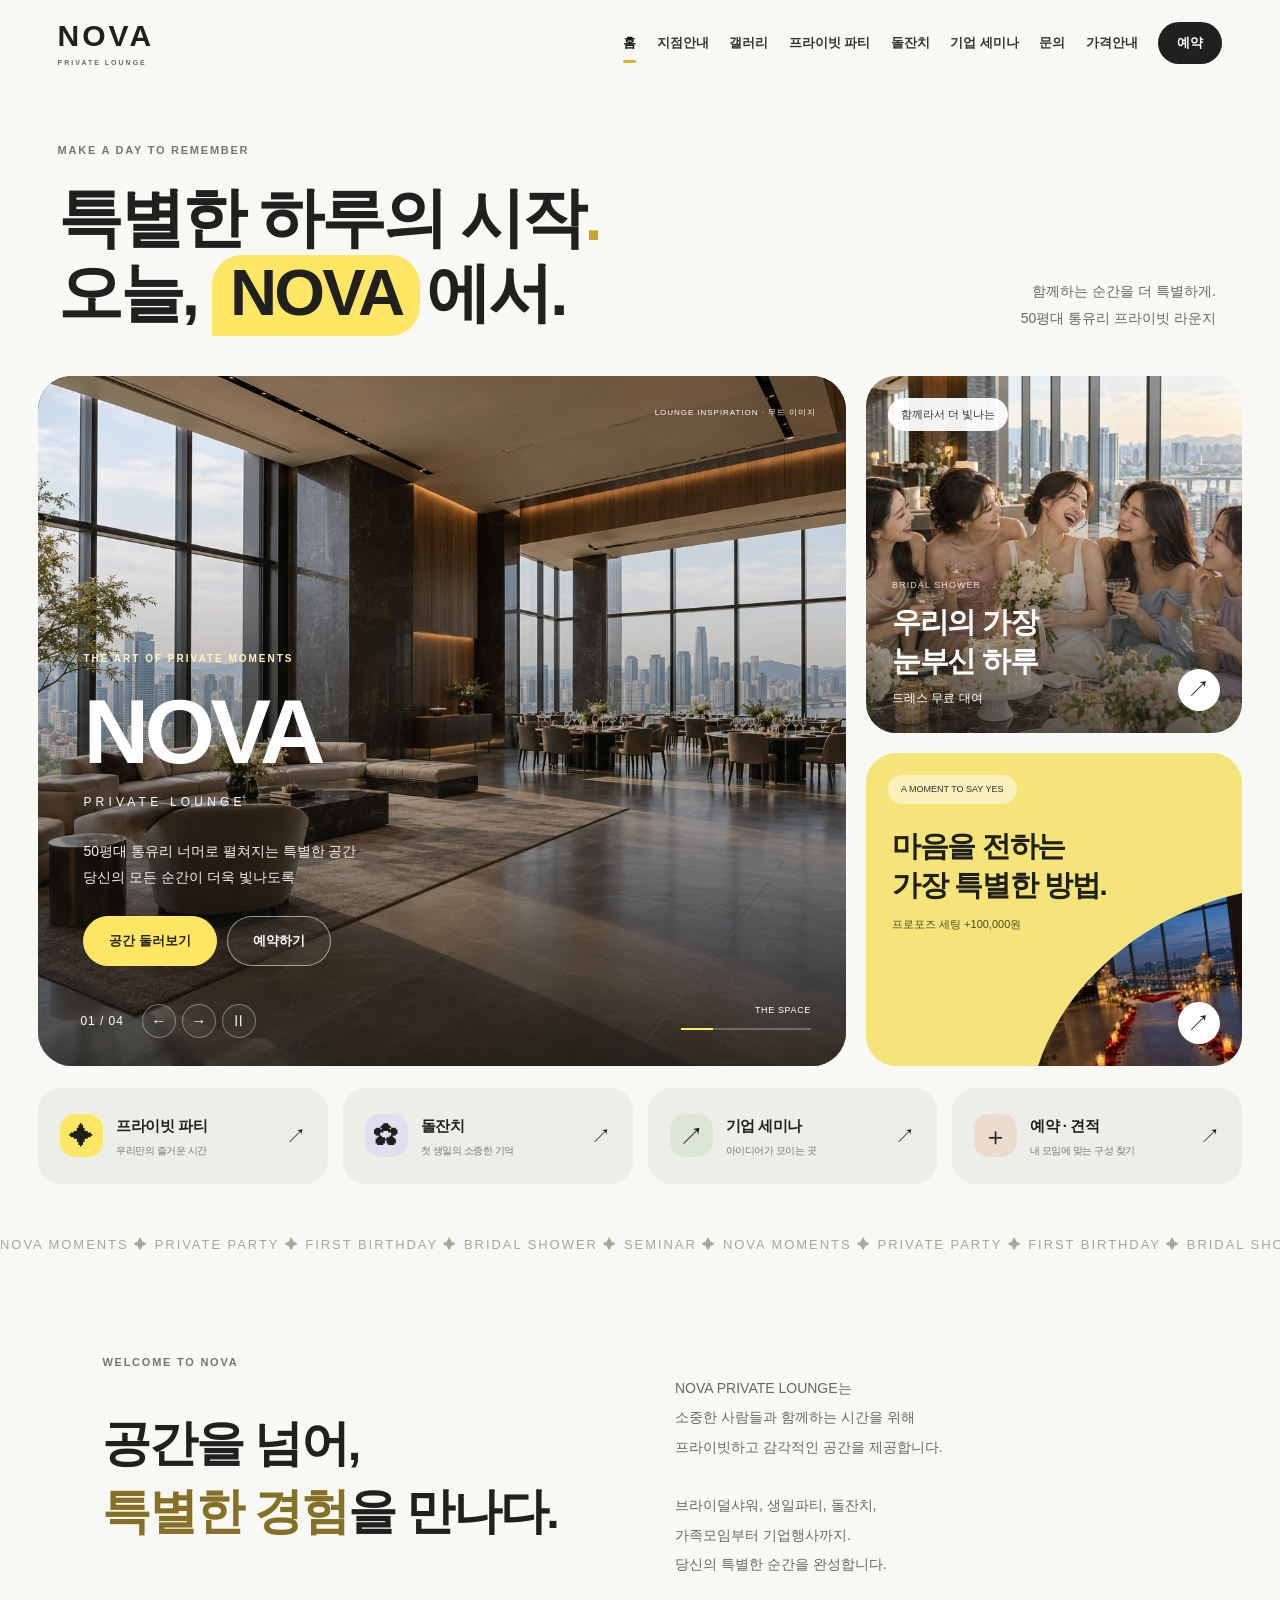
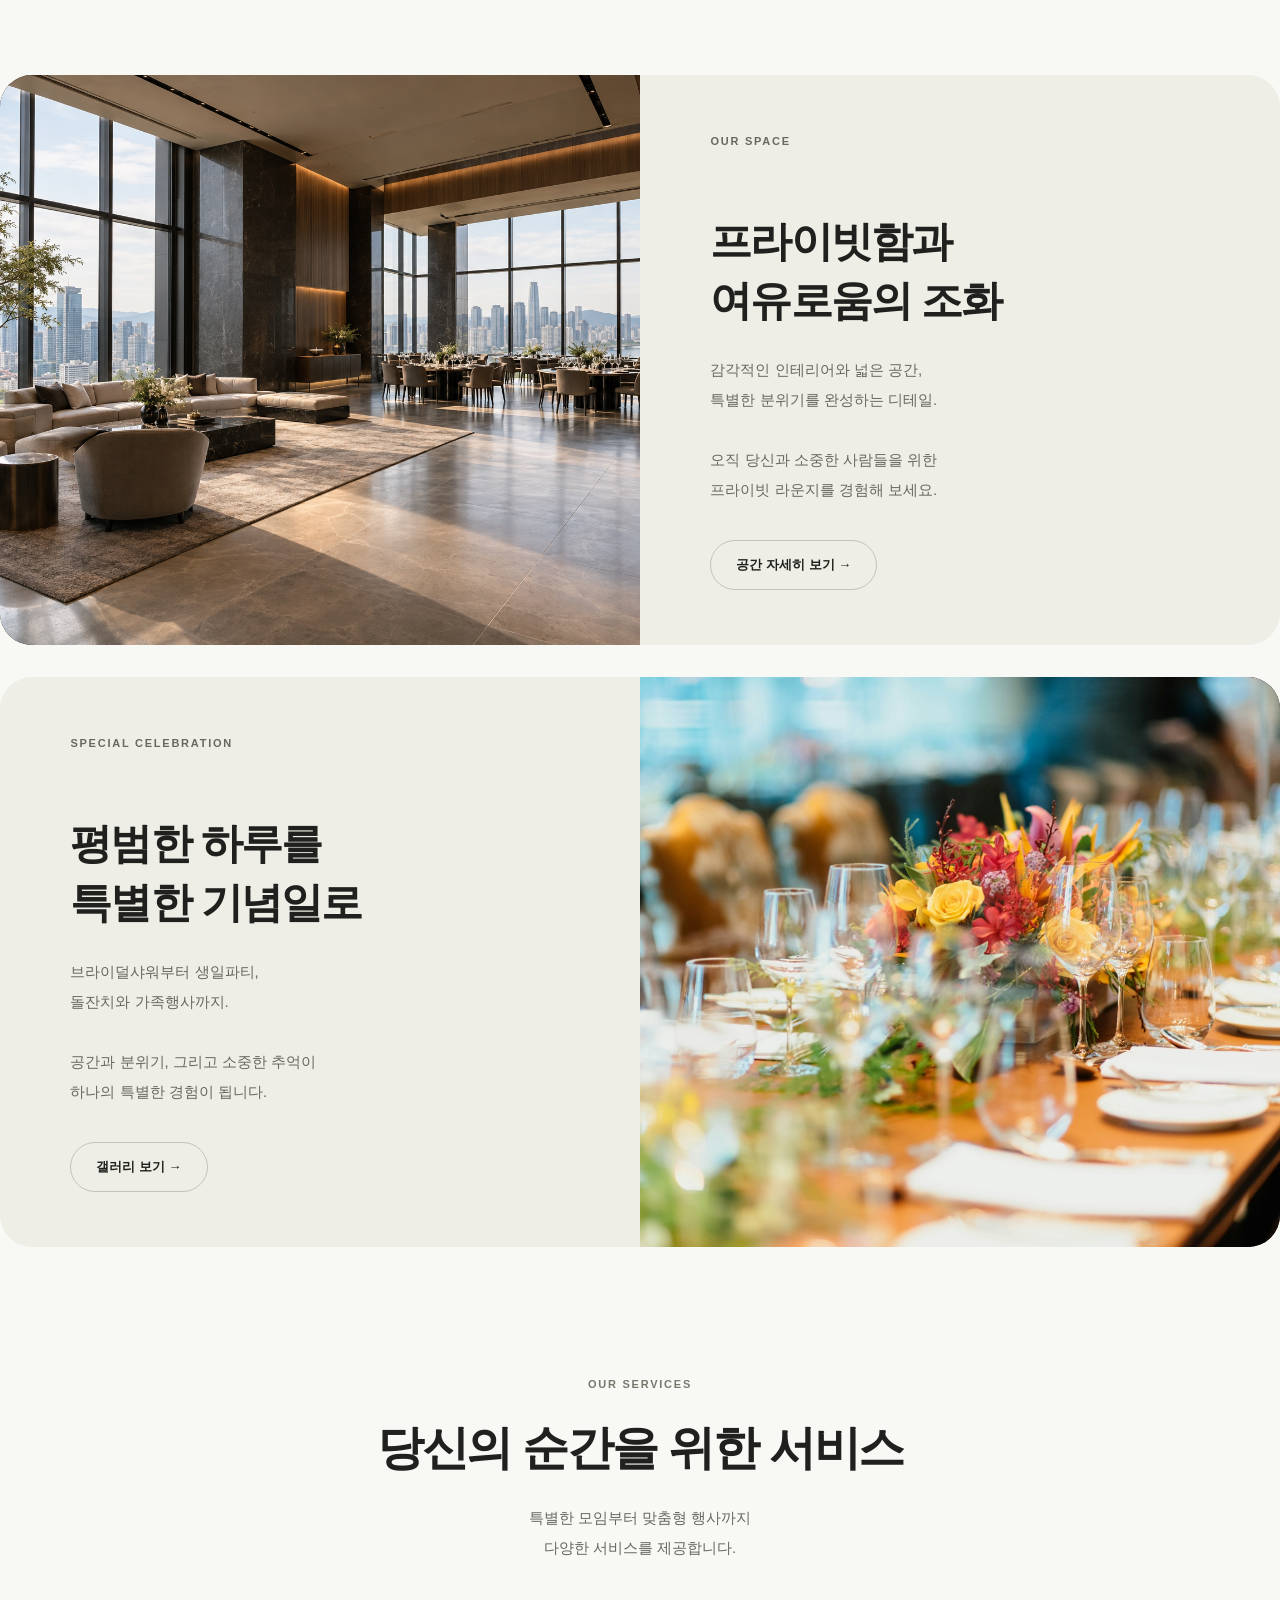
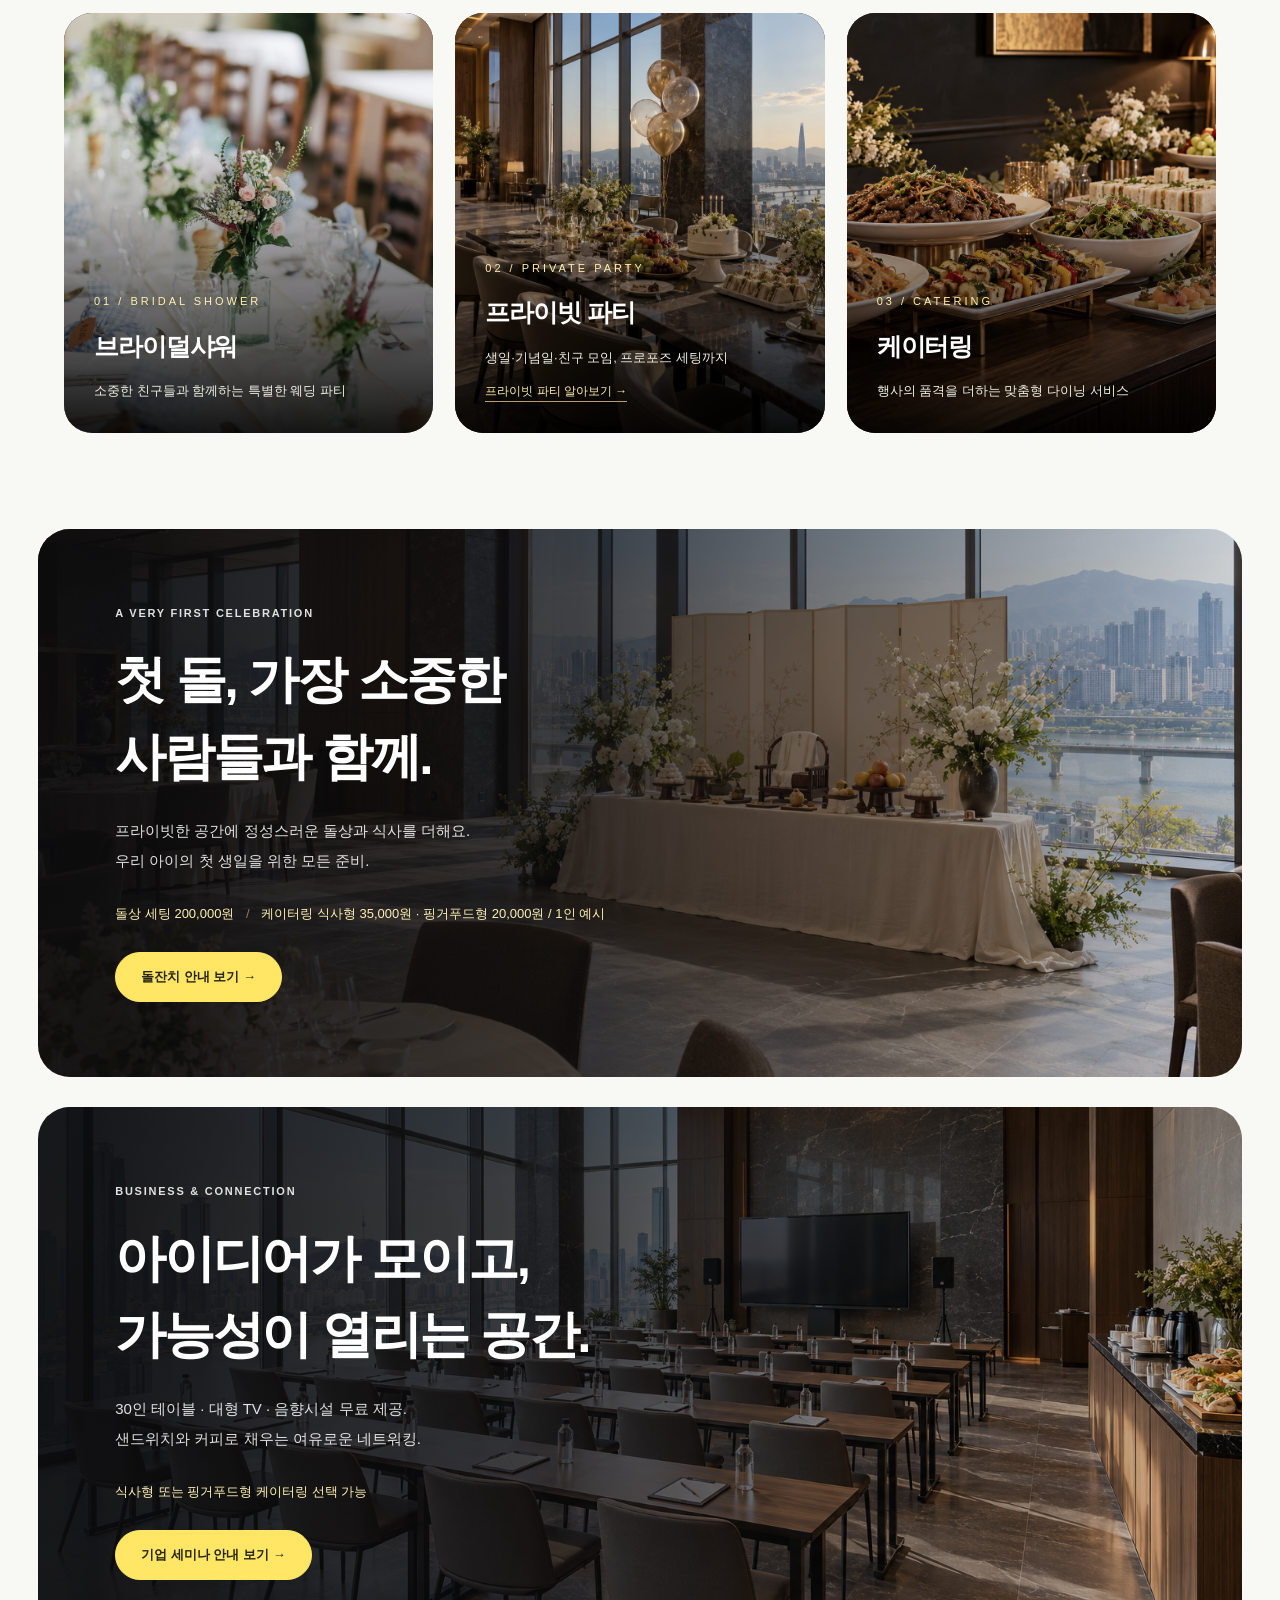
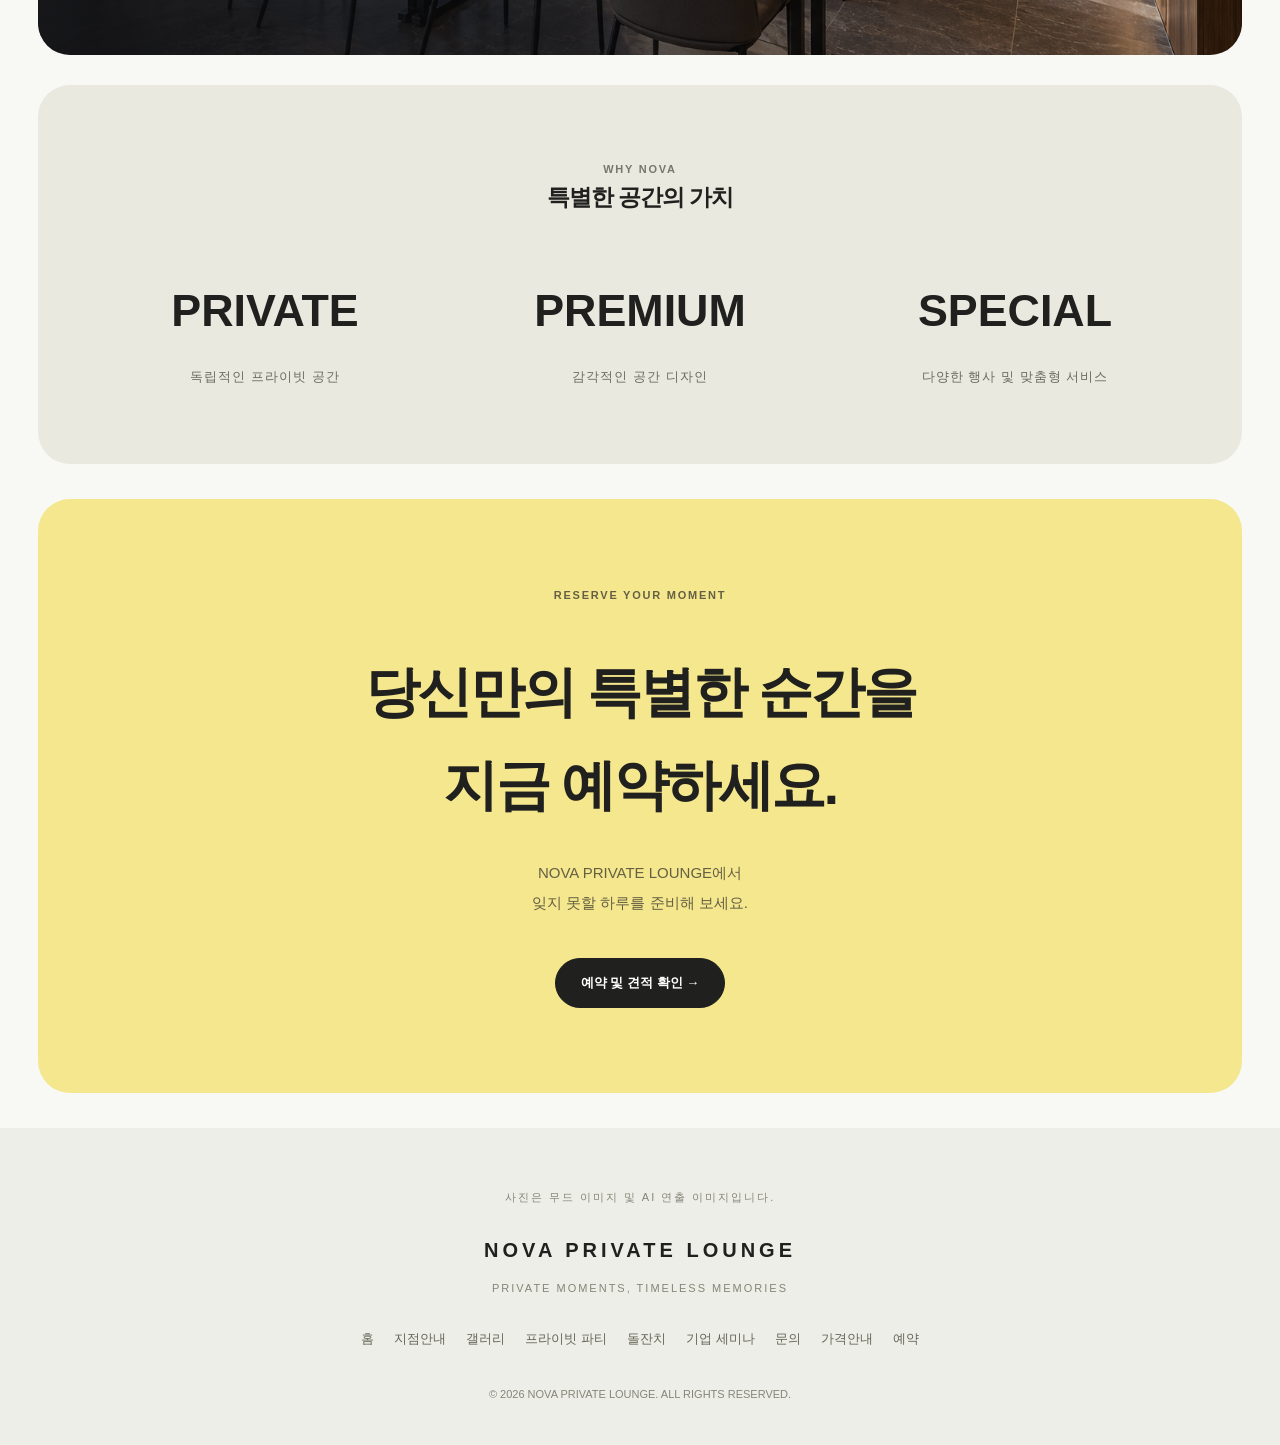
<file: index.html>
<!doctype html>
<html lang="ko">
  <head>
    <meta charset="UTF-8" />
    <meta name="viewport" content="width=device-width, initial-scale=1.0" />

    <meta
      name="description"
      content="대구 프라이빗 파티룸 NOVA PRIVATE LOUNGE. 브라이덜샤워, 생일파티, 돌잔치, 가족모임, 케이터링, 프라이빗 행사 공간."
    />

    <meta
      name="keywords"
      content="대구 파티룸, 노바 프라이빗 라운지, 대구 브라이덜샤워, 대구 돌잔치, 대구 공간대여, 대구 케이터링"
    />

    <title>NOVA PRIVATE LOUNGE | 프라이빗 파티 & 라운지</title>

    <link rel="stylesheet" href="style.css" />

    <style>
      /* 메인 페이지 전용 스타일 */

      .nova-hero {
        position: relative;
        height: 100svh;
        min-height: 620px;
        display: flex;
        align-items: center;
        justify-content: center;
        overflow: hidden;
        background: #090909;
        text-align: center;
      }

      .nova-hero .hero-media {
        position: absolute;
        inset: 0;
        width: 100%;
        height: 100%;
        object-fit: cover;
      }

      .nova-hero::after {
        content: "";
        position: absolute;
        inset: 0;
        background: linear-gradient(
          180deg,
          rgba(0, 0, 0, 0.45),
          rgba(0, 0, 0, 0.25) 40%,
          rgba(0, 0, 0, 0.85)
        );
      }

      .hero-content {
        position: relative;
        z-index: 2;
        padding: 25px;
        animation: heroFade 1.5s ease both;
      }

      .hero-content .eyebrow {
        color: #d6b47d;
        letter-spacing: 6px;
        font-size: 13px;
        margin-bottom: 25px;
      }

      .hero-content h1 {
        color: white;
        font-size: clamp(48px, 8vw, 115px);
        letter-spacing: 8px;
        font-weight: 400;
        margin: 0;
        line-height: 1.15;
      }

      .hero-subtitle {
        color: #e0d5c5;
        letter-spacing: 7px;
        font-size: clamp(12px, 1.4vw, 18px);
        margin-top: 18px;
      }

      .hero-description {
        color: #d1cbc3;
        line-height: 2;
        margin: 40px 0;
        font-size: 15px;
      }

      .hero-actions {
        display: flex;
        justify-content: center;
        flex-wrap: wrap;
        gap: 15px;
      }

      .scroll-indicator {
        position: absolute;
        bottom: 40px;
        left: 50%;
        transform: translateX(-50%);
        z-index: 3;
        color: #ddd;
        font-size: 11px;
        letter-spacing: 3px;
        animation: scrollMove 2s infinite;
      }

      @keyframes heroFade {
        from {
          opacity: 0;
          transform: translateY(40px);
        }
        to {
          opacity: 1;
          transform: translateY(0);
        }
      }

      @keyframes scrollMove {
        0%,
        100% {
          opacity: 0.5;
          transform: translate(-50%, 0);
        }
        50% {
          opacity: 1;
          transform: translate(-50%, 12px);
        }
      }

      .intro-section {
        padding: 150px 24px;
        text-align: center;
        background: #0d0d0f;
      }

      .intro-section h2 {
        font-size: clamp(30px, 4.5vw, 58px);
        font-weight: 400;
        line-height: 1.5;
        margin: 25px 0;
      }

      .intro-section h2 em {
        color: #c9a66b;
        font-style: normal;
      }

      .intro-section p {
        color: #aaa5a0;
        line-height: 2.1;
        font-size: 15px;
      }

      .feature-split {
        display: grid;
        grid-template-columns: 1fr 1fr;
        min-height: 650px;
        background: #151416;
      }

      .feature-image {
        position: relative;
        min-height: 520px;
        overflow: hidden;
        background: #222;
      }

      .feature-image img {
        width: 100%;
        height: 100%;
        position: absolute;
        inset: 0;
        object-fit: cover;
        transition: transform 1.2s ease;
      }

      .feature-split:hover .feature-image img {
        transform: scale(1.04);
      }

      .feature-content {
        display: flex;
        flex-direction: column;
        align-items: flex-start;
        justify-content: center;
        padding: 90px 12%;
      }

      .feature-content h2 {
        font-size: clamp(32px, 4vw, 55px);
        font-weight: 400;
        line-height: 1.4;
        margin: 25px 0;
      }

      .feature-content p {
        color: #b7b1a9;
        line-height: 2;
        margin-bottom: 35px;
      }

      .feature-split.reverse .feature-image {
        order: 2;
      }

      .feature-split.reverse .feature-content {
        order: 1;
      }

      .service-grid {
        max-width: 1300px;
        margin: 65px auto 0;
        display: grid;
        grid-template-columns: repeat(3, 1fr);
        gap: 24px;
      }

      .service-card {
        position: relative;
        height: 440px;
        overflow: hidden;
        background: #1b1b1d;
      }

      .service-card img {
        width: 100%;
        height: 100%;
        object-fit: cover;
        transition: transform 0.8s ease;
      }

      .service-card:hover img {
        transform: scale(1.08);
      }

      .service-card::after {
        content: "";
        position: absolute;
        inset: 0;
        background: linear-gradient(transparent 30%, rgba(0, 0, 0, 0.9));
      }

      .service-card-content {
        position: absolute;
        bottom: 0;
        left: 0;
        width: 100%;
        padding: 30px;
        z-index: 2;
      }

      .service-card-content span {
        color: #d6b47d;
        font-size: 11px;
        letter-spacing: 3px;
      }

      .service-card-content h3 {
        font-size: 25px;
        font-weight: 500;
        margin: 12px 0;
      }

      .service-card-content p {
        color: #d0c9c0;
        font-size: 13px;
        line-height: 1.8;
      }

      .stats-section {
        padding: 110px 25px;
        background: #171513;
        text-align: center;
      }

      .stats-grid {
        max-width: 1100px;
        margin: 55px auto 0;
        display: grid;
        grid-template-columns: repeat(3, 1fr);
        gap: 30px;
      }

      .stat-item strong {
        display: block;
        color: #d2af76;
        font-size: clamp(30px, 4vw, 55px);
        font-weight: 400;
        margin-bottom: 15px;
      }

      .stat-item span {
        color: #bbb5ae;
        font-size: 13px;
        letter-spacing: 1px;
      }

      .main-cta {
        position: relative;
        padding: 145px 25px;
        text-align: center;
        background:
          linear-gradient(rgba(0, 0, 0, 0.78), rgba(0, 0, 0, 0.86)),
          url("assets/dining.jpg") center/cover;
      }

      .main-cta h2 {
        font-size: clamp(34px, 5vw, 65px);
        font-weight: 400;
        margin: 25px 0;
      }

      .main-cta p {
        color: #bdb5aa;
        margin-bottom: 40px;
        line-height: 2;
      }

      @media (max-width: 900px) {
        .feature-split {
          grid-template-columns: 1fr;
        }

        .feature-image {
          min-height: 420px;
        }

        .feature-split.reverse .feature-image,
        .feature-split.reverse .feature-content {
          order: initial;
        }

        .feature-content {
          padding: 65px 8%;
        }

        .service-grid {
          grid-template-columns: repeat(2, 1fr);
        }
      }

      @media (max-width: 600px) {
        .nova-hero {
          min-height: 650px;
        }

        .hero-content h1 {
          letter-spacing: 3px;
        }

        .hero-subtitle {
          letter-spacing: 4px;
        }

        .intro-section {
          padding: 95px 20px;
        }

        .service-grid {
          grid-template-columns: 1fr;
        }

        .service-card {
          height: 370px;
        }

        .stats-grid {
          grid-template-columns: 1fr;
          gap: 45px;
        }

        .main-cta {
          padding: 100px 20px;
        }
      }
    </style>
      <link rel="stylesheet" href="experience.css" />
  </head>

  <body class="nova-refresh home">
    <!-- 상단 메뉴 -->
    <a class="skip-link" href="#main-content">본문 바로가기</a>
    <header class="header">
      <a href="index.html" class="logo">
        NOVA
        <span>PRIVATE LOUNGE</span>
      </a>

      <button class="menu-toggle" aria-label="메뉴 열기">☰</button>

      <nav class="nav">
        <a href="index.html" class="active">홈</a>
        <a href="locations.html">지점안내</a>
        <a href="gallery.html">갤러리</a>
        <a href="party.html">프라이빗 파티</a>
        <a href="doljanchi.html">돌잔치</a>
        <a href="seminar.html">기업 세미나</a>
        <a href="contact.html">문의</a>
        <a href="pricing.html">가격안내</a>
        <a href="booking.html">예약</a>
      </nav>
    </header>

    <main id="main-content">
      <section class="home-heading"><p class="eyebrow">MAKE A DAY TO REMEMBER</p><h2>특별한 하루의 시작<span class="heading-dot">.</span><br />오늘, <span class="heading-brand">NOVA</span>에서.</h2><p class="home-heading-note">함께하는 순간을 더 특별하게.<br />50평대 통유리 프라이빗 라운지</p></section>
      <div class="home-stage">
      <!-- 시네마틱 무드 이미지 -->
      <section class="nova-hero">
        <img class="hero-media is-active" data-scene="0" src="assets/glass-room.png" alt="따뜻한 골드 조명과 우드 소재가 어우러진 라운지 무드 이미지" width="1800" height="1200" fetchpriority="high" />
        <img class="hero-media" data-scene="1" src="assets/glass-party.png" alt="통유리 라운지에서 즐기는 프라이빗 파티" width="1536" height="1024" />
        <img class="hero-media" data-scene="2" src="assets/glass-proposal.png" alt="장미꽃잎과 촛불로 이어지는 프로포즈 장면" width="1536" height="1024" />
        <img class="hero-media" data-scene="3" src="assets/glass-seminar.png" alt="넓은 통유리 공간에서 함께하는 기업 세미나" width="1536" height="1024" />
        <span class="hero-media-caption">LOUNGE INSPIRATION · 무드 이미지</span>

        <div class="hero-content">
          <p class="eyebrow">THE ART OF PRIVATE MOMENTS</p>

          <h1>NOVA</h1>

          <p class="hero-subtitle">PRIVATE LOUNGE</p>

          <p class="hero-description">
            50평대 통유리 너머로 펼쳐지는 특별한 공간<br />
            당신의 모든 순간이 더욱 빛나도록
          </p>

          <div class="hero-actions">
            <a href="locations.html" class="btn btn-gold"> 공간 둘러보기 </a>

            <a href="booking.html" class="btn btn-outline"> 예약하기 </a>
          </div>
        </div>

        <div class="scene-controls" role="group" aria-label="공간 장면 탐색"><span id="sceneCount" aria-live="off">01 / 04</span><button type="button" id="scenePrev" aria-label="이전 장면">←</button><button type="button" id="sceneNext" aria-label="다음 장면">→</button><button type="button" id="scenePause" aria-label="장면 자동 전환 일시정지" aria-pressed="false">Ⅱ</button></div>
        <div class="scene-label"><span id="sceneName">THE SPACE</span><span class="scene-track"><i></i></span></div>
        <div class="scroll-indicator">SCROLL TO EXPLORE ↓</div>
      </section>

        <aside class="stage-side" aria-label="특별한 모임 추천">
          <a href="party.html#bridal-guide" class="story-card bridal-story"><img src="assets/glass-bridal-shower.png" alt="드레스를 입은 다섯 친구의 브라이덜샤워" /><span class="story-tag">함께라서 더 빛나는</span><div><span>BRIDAL SHOWER</span><h3>우리의 가장<br />눈부신 하루</h3><p>드레스 무료 대여</p></div><b aria-hidden="true">↗</b></a>
          <a href="party.html#proposal-guide" class="story-card proposal-story"><span class="story-tag">A MOMENT TO SAY YES</span><h3>마음을 전하는<br />가장 특별한 방법.</h3><p>프로포즈 세팅 +100,000원</p><img src="assets/glass-proposal.png" alt="장미꽃잎과 촛불의 프로포즈 세팅" loading="lazy" /><b aria-hidden="true">↗</b></a>
        </aside>
      </div>
      <nav class="occasion-shortcuts" aria-label="행사 바로가기"><a href="party.html"><span class="shortcut-mark">✦</span><span>프라이빗 파티<small>우리만의 즐거운 시간</small></span><b aria-hidden="true">↗</b></a><a href="doljanchi.html"><span class="shortcut-mark">✿</span><span>돌잔치<small>첫 생일의 소중한 기억</small></span><b aria-hidden="true">↗</b></a><a href="seminar.html"><span class="shortcut-mark">↗</span><span>기업 세미나<small>아이디어가 모이는 곳</small></span><b aria-hidden="true">↗</b></a><a href="booking.html"><span class="shortcut-mark">＋</span><span>예약 · 견적<small>내 모임에 맞는 구성 찾기</small></span><b aria-hidden="true">↗</b></a></nav>
      <div class="moment-ribbon" aria-hidden="true"><div>NOVA MOMENTS ✦ PRIVATE PARTY ✦ FIRST BIRTHDAY ✦ BRIDAL SHOWER ✦ SEMINAR ✦ NOVA MOMENTS ✦ PRIVATE PARTY ✦ FIRST BIRTHDAY ✦ BRIDAL SHOWER ✦ SEMINAR ✦</div></div>
      <!-- 브랜드 소개 -->
      <section class="intro-section">
        <div class="reveal">
          <p class="eyebrow">WELCOME TO NOVA</p>

          <h2>
            공간을 넘어,<br />
            <em>특별한 경험</em>을 만나다.
          </h2>

          <p>
            NOVA PRIVATE LOUNGE는<br />
            소중한 사람들과 함께하는 시간을 위해<br />
            프라이빗하고 감각적인 공간을 제공합니다.<br /><br />

            브라이덜샤워, 생일파티, 돌잔치,<br />
            가족모임부터 기업행사까지.<br />
            당신의 특별한 순간을 완성합니다.
          </p>
        </div>
      </section>

      <!-- 공간 소개 -->
      <section class="feature-split">
        <div class="feature-image">
          <img
            src="assets/glass-room.png"
            alt="라운지 공간 스타일 무드 이미지"
            loading="lazy"
          />
        </div>

        <div class="feature-content reveal">
          <p class="eyebrow">OUR SPACE</p>

          <h2>
            프라이빗함과<br />
            여유로움의 조화
          </h2>

          <p>
            감각적인 인테리어와 넓은 공간,<br />
            특별한 분위기를 완성하는 디테일.<br /><br />

            오직 당신과 소중한 사람들을 위한<br />
            프라이빗 라운지를 경험해 보세요.
          </p>

          <a href="locations.html" class="btn btn-outline">
            공간 자세히 보기 →
          </a>
        </div>
      </section>

      <!-- 행사 소개 -->
      <section class="feature-split reverse">
        <div class="feature-image">
          <img
            src="assets/celebration.jpg"
            alt="라운지 공간 스타일 무드 이미지"
            loading="lazy"
          />
        </div>

        <div class="feature-content reveal">
          <p class="eyebrow">SPECIAL CELEBRATION</p>

          <h2>
            평범한 하루를<br />
            특별한 기념일로
          </h2>

          <p>
            브라이덜샤워부터 생일파티,<br />
            돌잔치와 가족행사까지.<br /><br />

            공간과 분위기, 그리고 소중한 추억이<br />
            하나의 특별한 경험이 됩니다.
          </p>

          <a href="gallery.html" class="btn btn-outline"> 갤러리 보기 → </a>
        </div>
      </section>

      <!-- 서비스 -->
      <section class="section">
        <div class="section-heading reveal">
          <p class="eyebrow">OUR SERVICES</p>

          <h2>당신의 순간을 위한 서비스</h2>

          <p>
            특별한 모임부터 맞춤형 행사까지<br />
            다양한 서비스를 제공합니다.
          </p>
        </div>

        <div class="service-grid">
          <article class="service-card reveal">
            <img
              src="assets/floral-table.jpg"
              alt="브라이덜샤워"
              loading="lazy"
            />

            <div class="service-card-content">
              <span>01 / BRIDAL SHOWER</span>
              <h3>브라이덜샤워</h3>
              <p>소중한 친구들과 함께하는 특별한 웨딩 파티</p>
            </div>
          </article>

          <article class="service-card reveal">
            <img
              src="assets/glass-party.png"
              alt="케이크와 샴페인으로 꾸민 프라이빗 파티 AI 연출 이미지"
              loading="lazy"
            />

            <div class="service-card-content">
              <span>02 / PRIVATE PARTY</span>
              <h3>프라이빗 파티</h3>
              <p>생일·기념일·친구 모임, 프로포즈 세팅까지</p><a class="service-card-link" href="party.html">프라이빗 파티 알아보기 →</a>
            </div>
          </article>

          <article class="service-card reveal">
            <img
              src="assets/dol-buffet.png"
              alt="케이터링 서비스"
              loading="lazy"
            />

            <div class="service-card-content">
              <span>03 / CATERING</span>
              <h3>케이터링</h3>
              <p>행사의 품격을 더하는 맞춤형 다이닝 서비스</p>
            </div>
          </article>
        </div>
      </section>

      <section class="dol-home-feature">
        <img src="assets/glass-dol.png" alt="아이보리와 골드 장식으로 꾸민 돌상 AI 연출 이미지" loading="lazy" />
        <div class="dol-home-content reveal">
          <p class="eyebrow">A VERY FIRST CELEBRATION</p>
          <h2>첫 돌, 가장 소중한<br />사람들과 함께.</h2>
          <p>프라이빗한 공간에 정성스러운 돌상과 식사를 더해요.<br />우리 아이의 첫 생일을 위한 모든 준비.</p>
          <p class="dol-home-prices">돌상 세팅 200,000원 <span> / </span> 케이터링 식사형 35,000원 · 핑거푸드형 20,000원 / 1인 예시</p>
          <a href="doljanchi.html" class="btn btn-gold">돌잔치 안내 보기 →</a>
        </div>
      </section>

      <section class="dol-home-feature seminar-home-feature"><img src="assets/glass-seminar.png" alt="대형 TV와 30인 테이블이 있는 세미나 공간 AI 연출 이미지" loading="lazy" /><div class="dol-home-content"><p class="eyebrow">BUSINESS & CONNECTION</p><h2>아이디어가 모이고,<br />가능성이 열리는 공간.</h2><p>30인 테이블 · 대형 TV · 음향시설 무료 제공.<br />샌드위치와 커피로 채우는 여유로운 네트워킹.</p><p class="dol-home-prices">식사형 또는 핑거푸드형 케이터링 선택 가능</p><a href="seminar.html" class="btn btn-gold">기업 세미나 안내 보기 →</a></div></section>
      <!-- 공간 특징 -->
      <section class="stats-section">
        <div class="reveal">
          <p class="eyebrow">WHY NOVA</p>
          <h2>특별한 공간의 가치</h2>
        </div>

        <div class="stats-grid">
          <div class="stat-item reveal">
            <strong>PRIVATE</strong>
            <span>독립적인 프라이빗 공간</span>
          </div>

          <div class="stat-item reveal">
            <strong>PREMIUM</strong>
            <span>감각적인 공간 디자인</span>
          </div>

          <div class="stat-item reveal">
            <strong>SPECIAL</strong>
            <span>다양한 행사 및 맞춤형 서비스</span>
          </div>
        </div>
      </section>

      <!-- 예약 안내 -->
      <section class="main-cta">
        <div class="reveal">
          <p class="eyebrow">RESERVE YOUR MOMENT</p>

          <h2>
            당신만의 특별한 순간을<br />
            지금 예약하세요.
          </h2>

          <p>
            NOVA PRIVATE LOUNGE에서<br />
            잊지 못할 하루를 준비해 보세요.
          </p>

          <a href="booking.html" class="btn btn-gold"> 예약 및 견적 확인 → </a>
        </div>
      </section>
    </main>

    <!-- 푸터 -->
    <footer class="footer">
      <p class="media-disclaimer">사진은 무드 이미지 및 AI 연출 이미지입니다.</p>
      <p class="footer-logo">NOVA PRIVATE LOUNGE</p>

      <p>PRIVATE MOMENTS, TIMELESS MEMORIES</p>

      <div class="footer-links">
        <a href="index.html">홈</a>
        <a href="locations.html">지점안내</a>
        <a href="gallery.html">갤러리</a>
        <a href="party.html">프라이빗 파티</a>
        <a href="doljanchi.html">돌잔치</a>
        <a href="seminar.html">기업 세미나</a>
        <a href="contact.html">문의</a>
        <a href="pricing.html">가격안내</a>
        <a href="booking.html">예약</a>
      </div>

      <small> © 2026 NOVA PRIVATE LOUNGE. ALL RIGHTS RESERVED. </small>
    </footer>

    <script src="script.js"></script>
    <script src="experience.js"></script>
  </body>
</html>
</file>
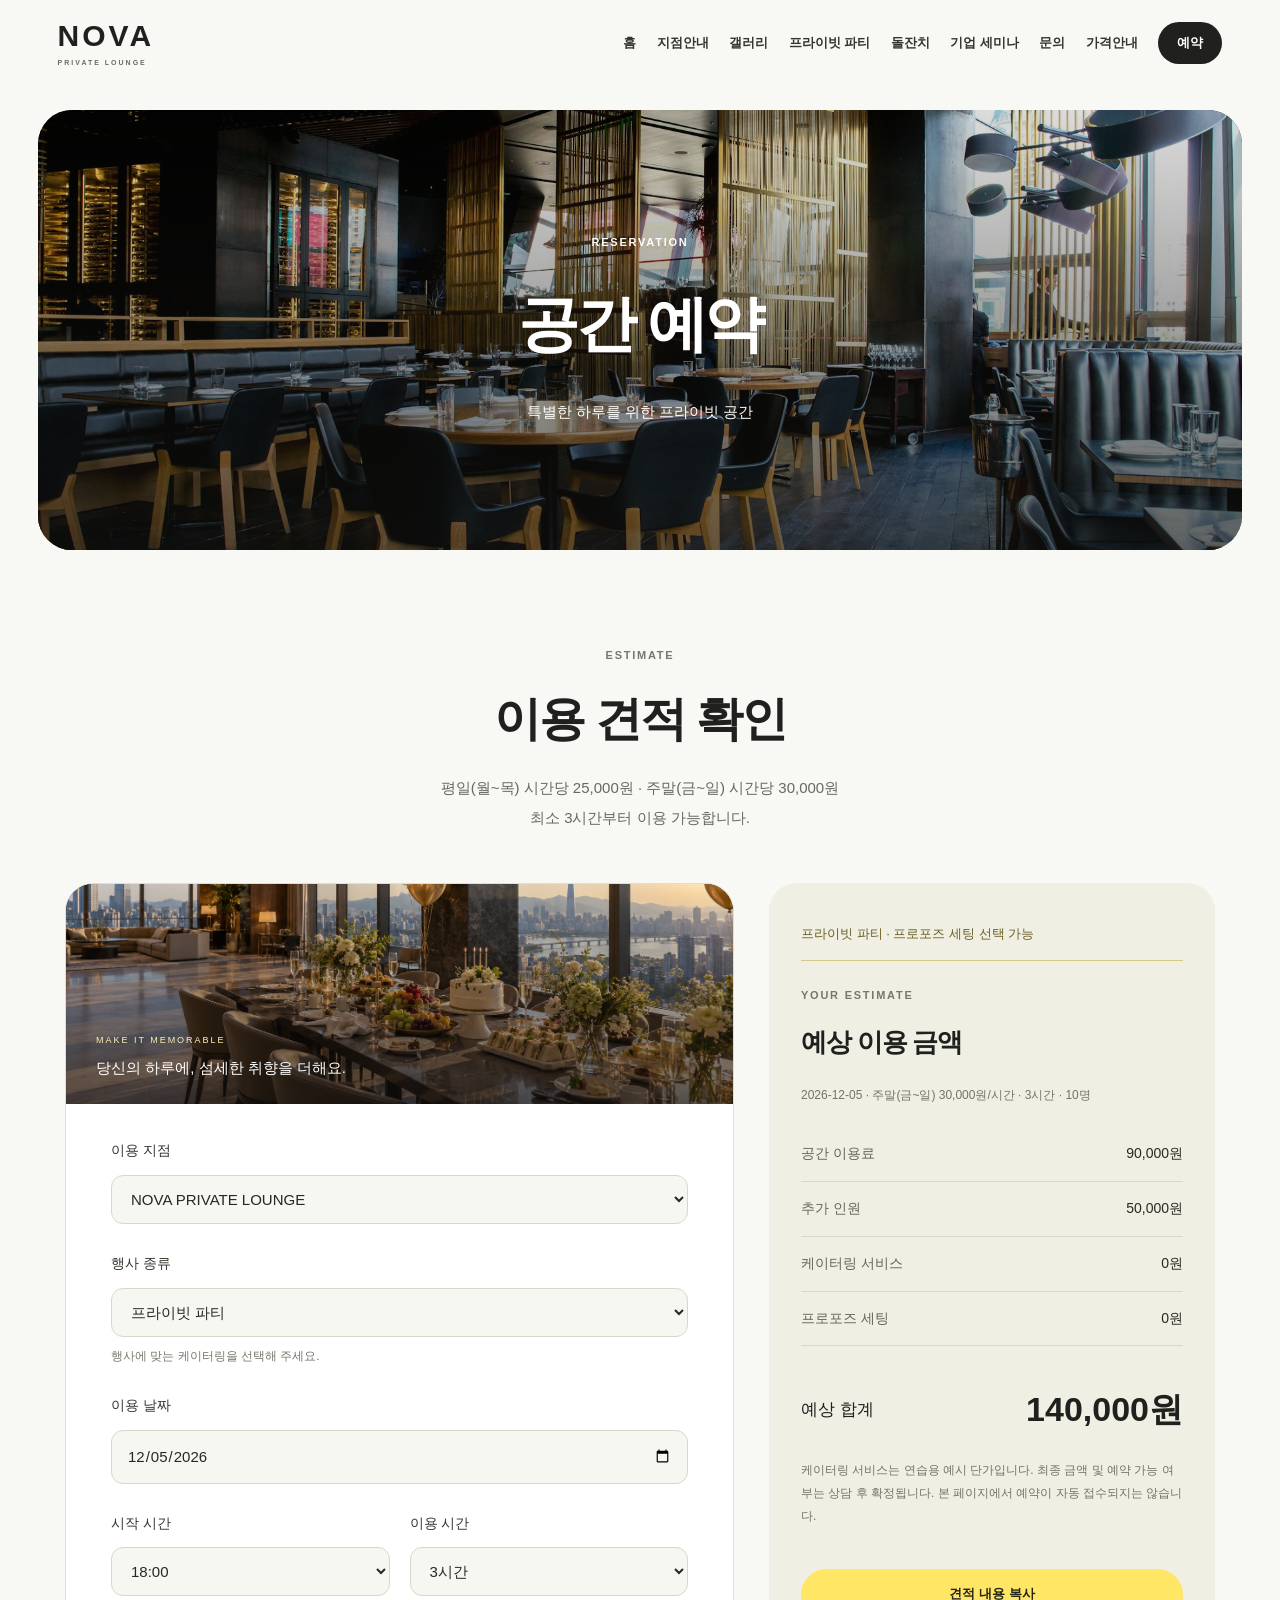
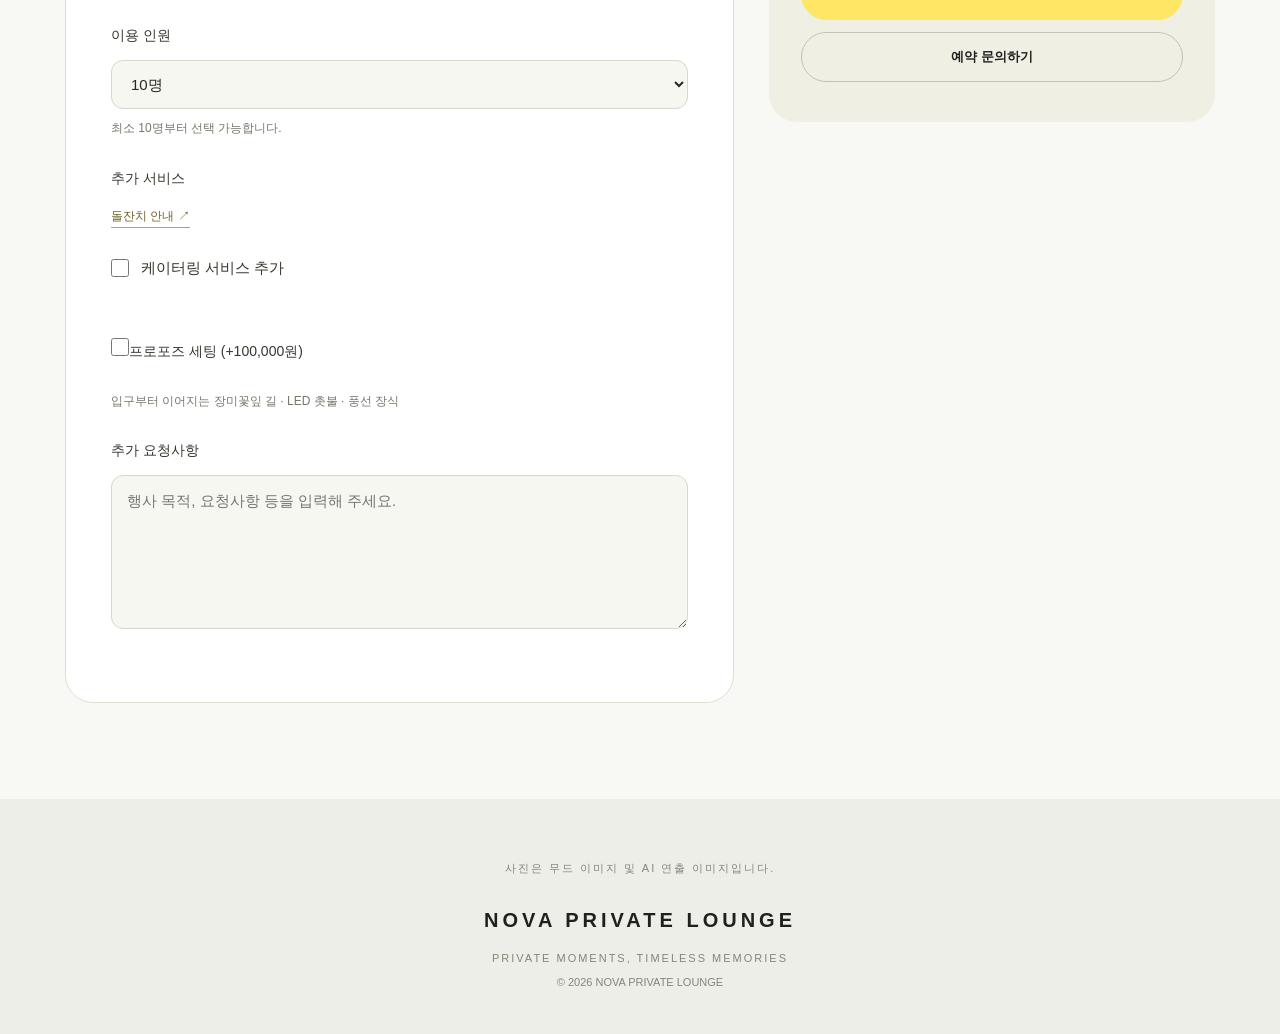
<file: booking.html>
<!doctype html>
<html lang="ko">
  <head>
    <meta charset="UTF-8" />
    <meta name="viewport" content="width=device-width, initial-scale=1.0" />
    <title>예약하기 | NOVA PRIVATE LOUNGE</title>
    <link rel="stylesheet" href="style.css" />
      <link rel="stylesheet" href="experience.css" />
  </head>
  <body class="nova-refresh">
    <a class="skip-link" href="#main-content">본문 바로가기</a>
    <header class="header">
      <a href="index.html" class="logo">NOVA<span>PRIVATE LOUNGE</span></a>
      <button class="menu-toggle" aria-label="메뉴 열기">☰</button>
      <nav class="nav">
        <a href="index.html">홈</a>
        <a href="locations.html">지점안내</a>
        <a href="gallery.html">갤러리</a>
        <a href="party.html">프라이빗 파티</a>
        <a href="doljanchi.html">돌잔치</a>
        <a href="seminar.html">기업 세미나</a>
        <a href="contact.html">문의</a>
        <a href="pricing.html">가격안내</a>
        <a href="booking.html" class="active">예약</a>
      </nav>
    </header>

    <main id="main-content">
      <section class="page-hero media-hero">
        <img class="page-hero-image" src="assets/lounge.jpg" alt="" aria-hidden="true" width="1800" height="1200" fetchpriority="high" />
        <p class="eyebrow">RESERVATION</p>
        <h1>공간 예약</h1>
        <p>특별한 하루를 위한 프라이빗 공간</p>
      </section>

      <section class="section">
        <div class="section-heading">
          <p class="eyebrow">ESTIMATE</p>
          <h2>이용 견적 확인</h2>
          <p>평일(월~목) 시간당 25,000원 · 주말(금~일) 시간당 30,000원<br />최소 3시간부터 이용 가능합니다.</p>
        </div>

        <div class="booking-layout">
          <form id="bookingForm" class="booking-form" data-event="general">
            <figure class="booking-mood">
              <img src="assets/floral-table.jpg" alt="꽃과 유리잔으로 꾸민 프라이빗 다이닝 테이블 무드 이미지" width="1600" height="1067" loading="lazy" />
              <figcaption><span>MAKE IT MEMORABLE</span>당신의 하루에, 섬세한 취향을 더해요.</figcaption>
            </figure>
            <div class="form-group">
              <label for="branch">이용 지점</label>
              <select id="branch" required>
                <option value="nova">NOVA PRIVATE LOUNGE</option>
              </select>
            </div>

            <div class="form-group event-type-field">
              <label for="eventType">행사 종류</label>
              <select id="eventType"><option value="party">프라이빗 파티</option><option value="dol">돌잔치</option><option value="seminar">기업 세미나</option></select>
              <small id="eventFacilities">행사에 맞는 케이터링을 선택해 주세요.</small>
            </div>
            <div class="form-group">
              <label for="date">이용 날짜</label>
              <input type="date" id="date" required />
            </div>

            <div class="form-row">
              <div class="form-group">
                <label for="startTime">시작 시간</label>
                <select id="startTime" required></select>
              </div>

              <div class="form-group">
                <label for="hours">이용 시간</label>
                <select id="hours">
                  <option value="3">3시간</option>
                  <option value="4">4시간</option>
                  <option value="5">5시간</option>
                  <option value="6">6시간</option>
                  <option value="7">7시간</option>
                  <option value="8">8시간</option>
                  <option value="9">9시간</option>
                  <option value="10">10시간</option>
                  <option value="11">11시간</option>
                  <option value="12">12시간</option>
                </select>
              </div>
            </div>

            <div class="form-group">
              <label for="guests">이용 인원</label>
              <select id="guests"></select>
              <small id="guestGuide">최소 10명부터 선택 가능합니다.</small>
            </div>

            <div class="form-group">
              <label>추가 서비스</label>
              <a class="service-guide-link" href="doljanchi.html">돌잔치 안내 ↗</a>

              <label class="check-option">
                <input type="checkbox" id="catering" />
                <span>케이터링 서비스 추가</span>
              </label>

              <div id="cateringOptions" class="sub-options" hidden>
                <label for="cateringType">케이터링 구성</label>
                <select id="cateringType">
                  <option value="meal">식사형 · 1인 35,000원</option>
                  <option value="finger">핑거푸드형 · 1인 20,000원</option>
                </select>
                <p id="cateringMenu" class="catering-menu"></p>
                <small>모든 행사에서 원하는 구성을 선택할 수 있습니다. 연습용 예시 단가이며 최종 메뉴와 운반·인력 비용은 상담 후 확정됩니다.</small>
              </div>

              <label class="check-option" id="dolTableOption">
                <input type="checkbox" id="dolTable" />
                <span>돌상 세팅 (+200,000원)</span>
              </label>
            </div>

            <div class="form-group" id="proposalOption" hidden>
              <label class="check-option"><input type="checkbox" id="proposal" /><span>프로포즈 세팅 (+100,000원)</span></label>
              <small>입구부터 이어지는 장미꽃잎 길 · LED 촛불 · 풍선 장식</small>
            </div>
            <div class="form-group">
              <label for="request">추가 요청사항</label>
              <textarea
                id="request"
                rows="5"
                placeholder="행사 목적, 요청사항 등을 입력해 주세요."
              ></textarea>
            </div>
          </form>

          <aside class="estimate-card">
            <p id="bookingSelection" class="booking-selection" hidden></p>
            <p class="eyebrow">YOUR ESTIMATE</p>
            <h2>예상 이용 금액</h2>
            <p id="rateSummary" class="rate-summary"></p>

            <div class="estimate-line">
              <span>공간 이용료</span>
              <strong id="spaceAmount">0원</strong>
            </div>

            <div class="estimate-line">
              <span>추가 인원</span>
              <strong id="guestAmount">0원</strong>
            </div>

            <div class="estimate-line">
              <span id="cateringSummary">케이터링 서비스</span>
              <strong id="cateringAmount">0원</strong>
            </div>

            <div class="estimate-line" id="dolEstimateLine">
              <span>돌상 세팅</span>
              <strong id="dolAmount">0원</strong>
            </div>

            <div class="estimate-line" id="proposalEstimateLine" hidden><span>프로포즈 세팅</span><strong id="proposalAmount">0원</strong></div>
            <div class="estimate-total">
              <span>예상 합계</span>
              <strong id="totalAmount" aria-live="polite">0원</strong>
            </div>

            <p class="estimate-note">
              케이터링 서비스는 연습용 예시 단가입니다. 최종 금액 및 예약 가능 여부는 상담 후 확정됩니다. 본 페이지에서
              예약이 자동 접수되지는 않습니다.
            </p>

            <button type="button" id="copyEstimate" class="btn btn-gold">
              견적 내용 복사
            </button>

            <a href="contact.html" class="btn btn-outline"> 예약 문의하기 </a>
            <a id="continueBooking" class="btn btn-outline" href="booking.html" hidden>이 조건으로 예약 페이지 이동 →</a>
          </aside>
        </div>
      </section>
    </main>

    <footer class="footer">
      <p class="media-disclaimer">사진은 무드 이미지 및 AI 연출 이미지입니다.</p>
      <p class="footer-logo">NOVA PRIVATE LOUNGE</p>
      <p>PRIVATE MOMENTS, TIMELESS MEMORIES</p>
      <small>© 2026 NOVA PRIVATE LOUNGE</small>
    </footer>

    <script src="estimate.js"></script>
    <script src="script.js"></script>
    <script src="experience.js"></script>
  </body>
</html>
</file>
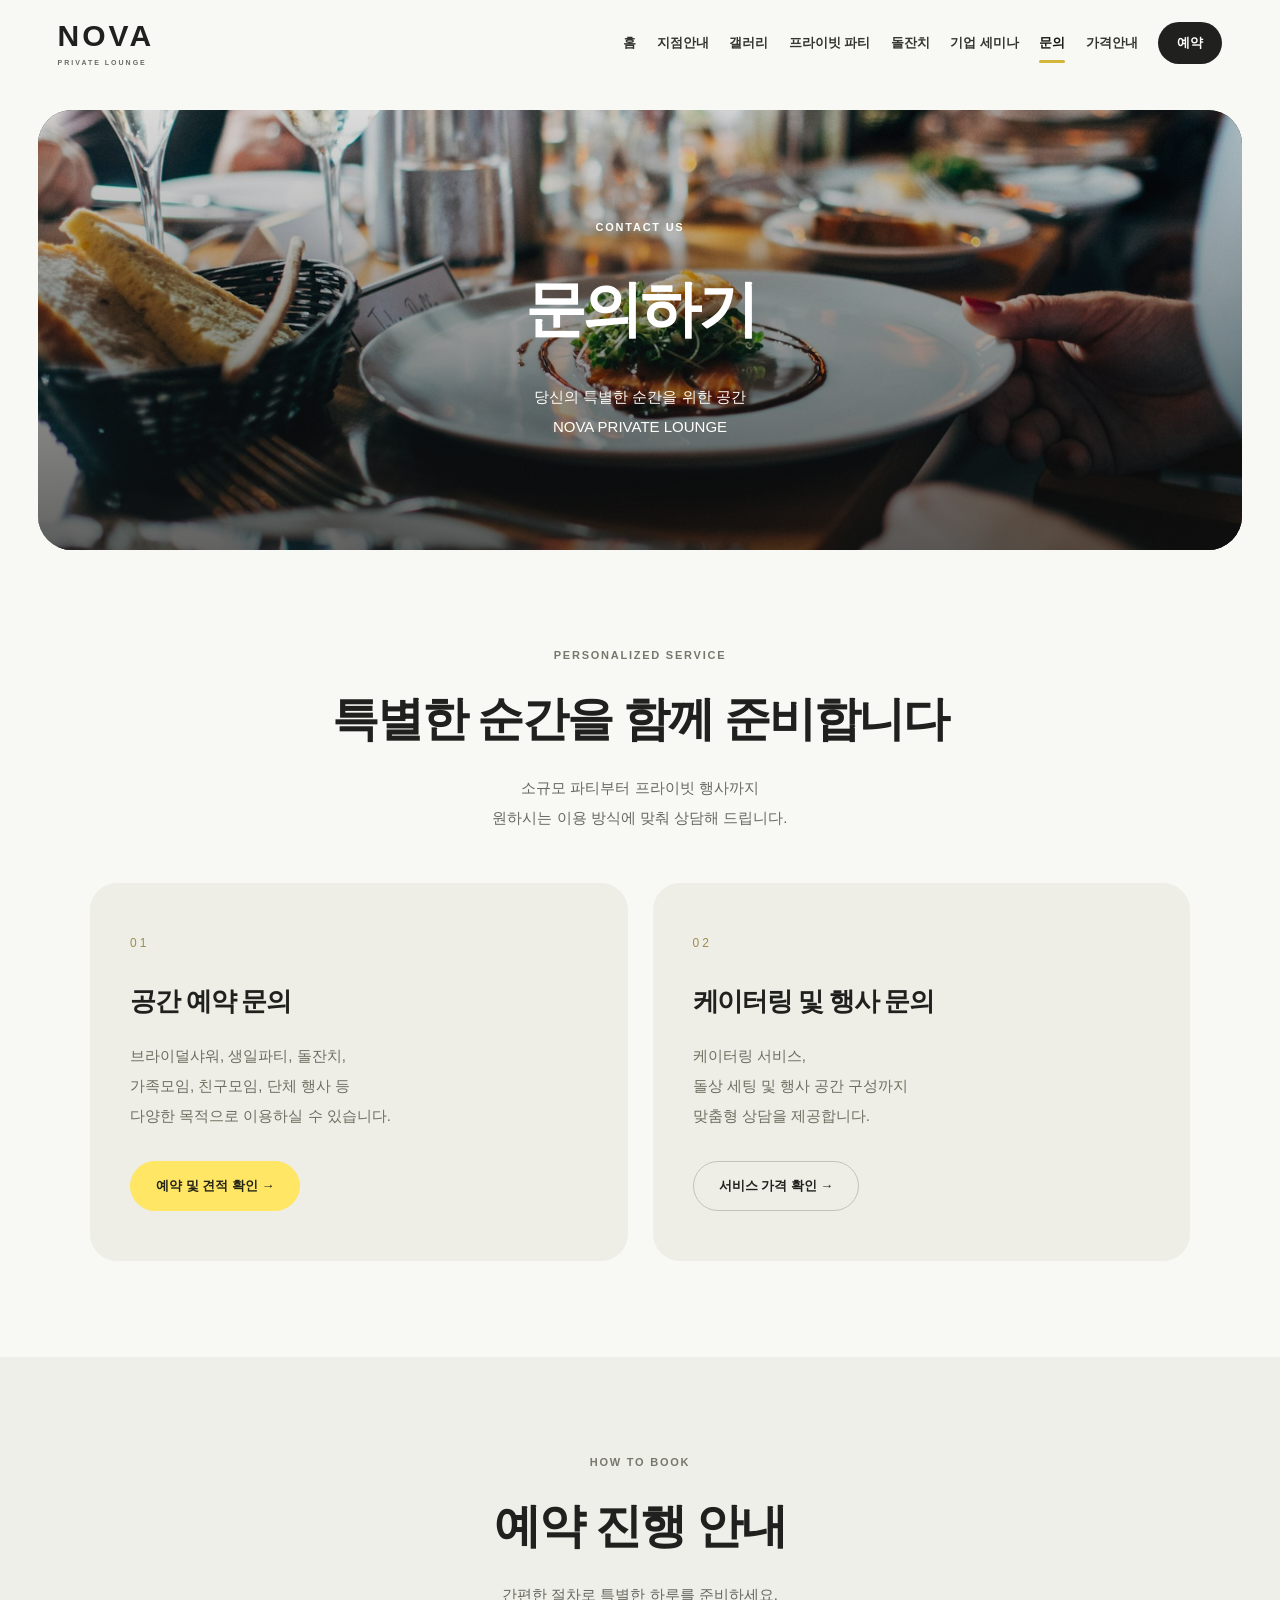
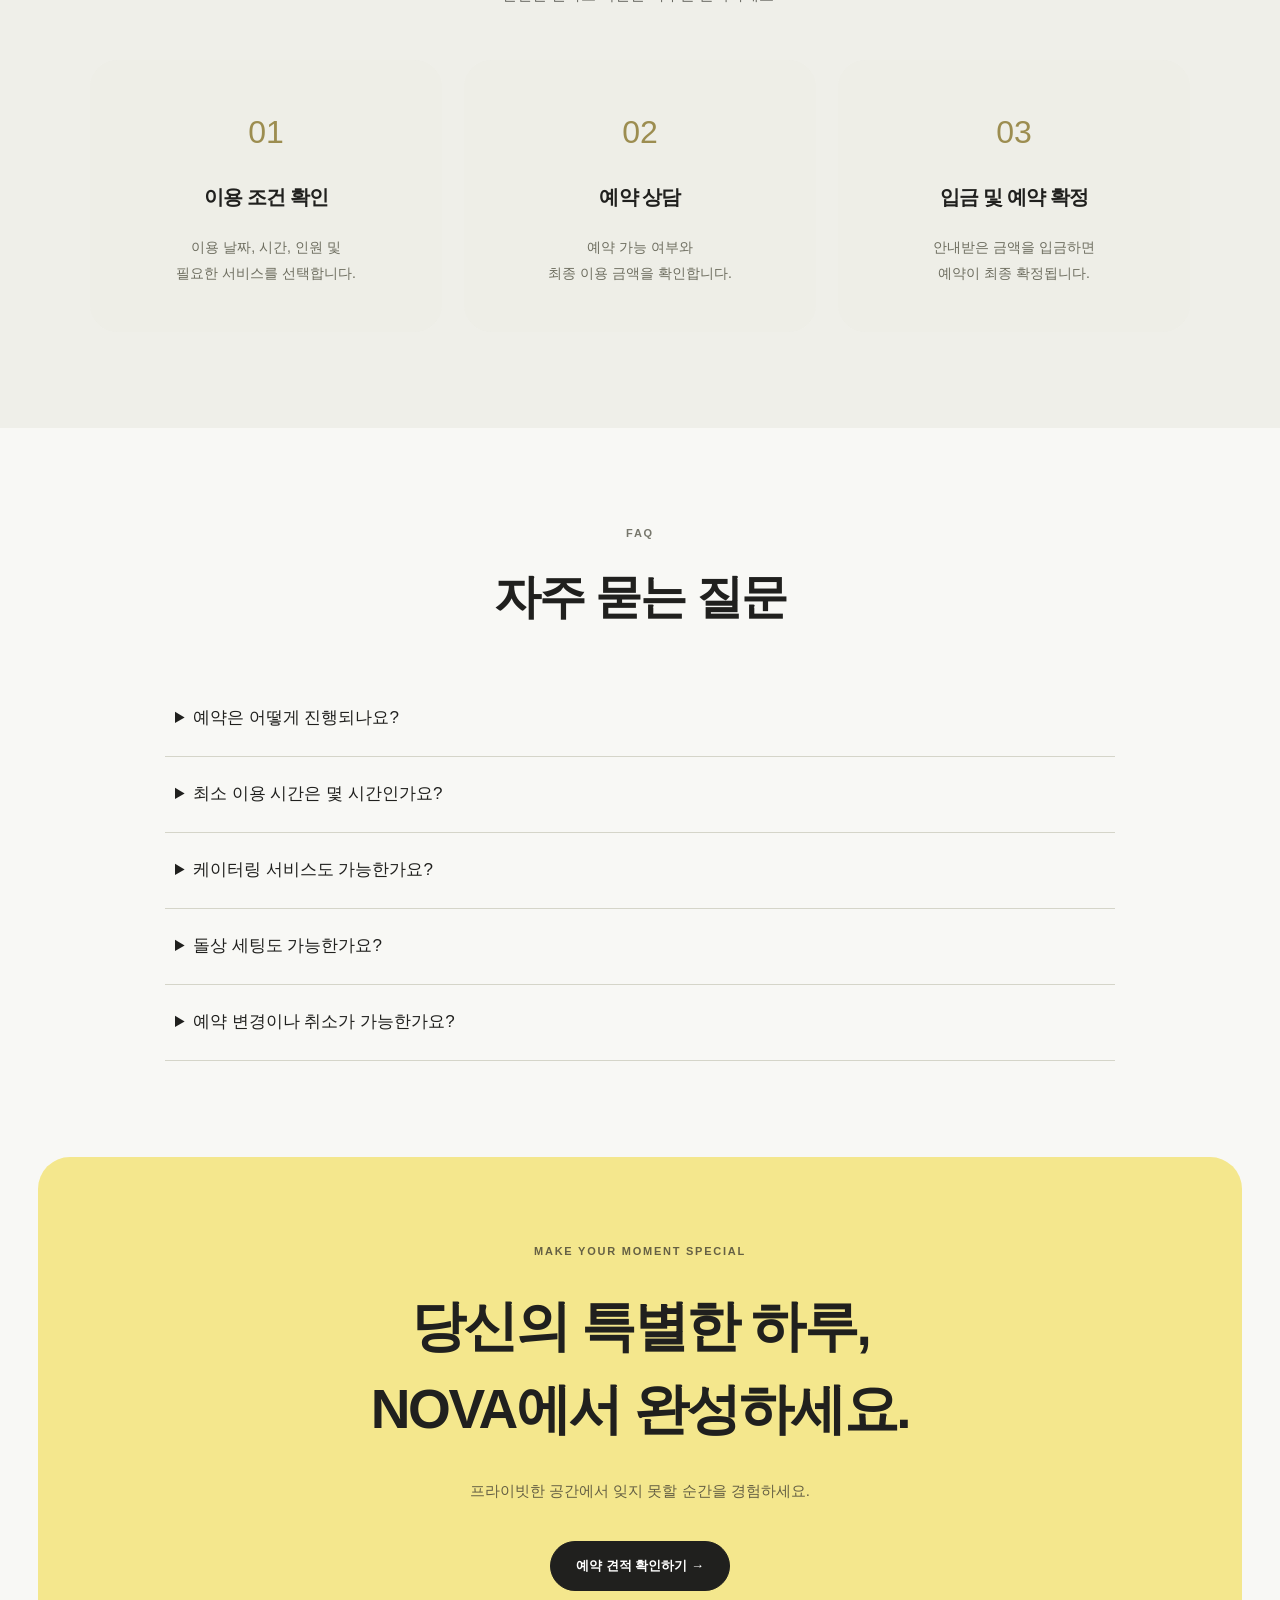
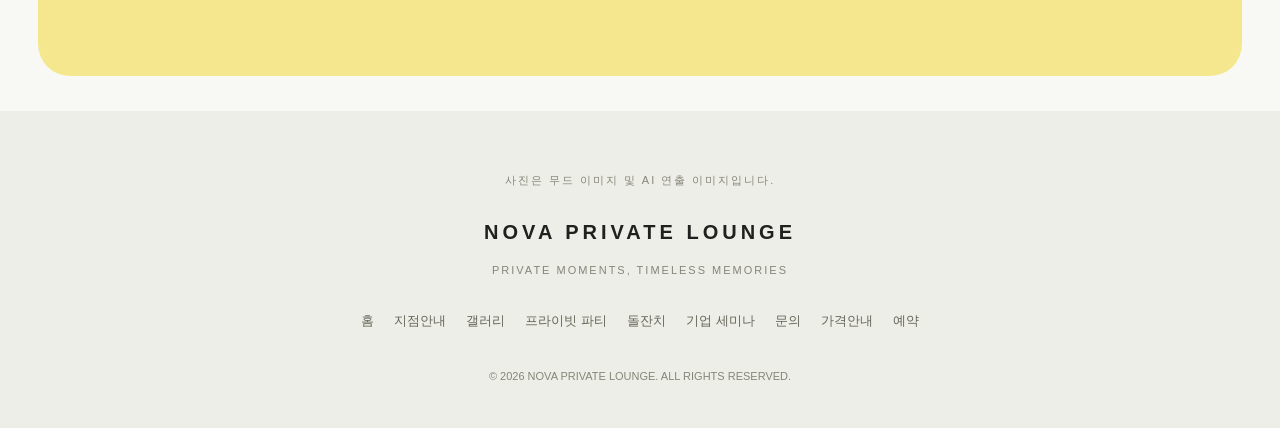
<file: contact.html>
<!doctype html>
<html lang="ko">
  <head>
    <meta charset="UTF-8" />
    <meta name="viewport" content="width=device-width, initial-scale=1.0" />

    <meta
      name="description"
      content="NOVA PRIVATE LOUNGE 예약 및 행사 문의. 브라이덜샤워, 돌잔치, 생일파티, 케이터링, 기업행사 상담."
    />

    <title>문의 | NOVA PRIVATE LOUNGE</title>

    <link rel="stylesheet" href="style.css" />
      <link rel="stylesheet" href="experience.css" />
  </head>

  <body class="nova-refresh">
    <!-- 상단 메뉴 -->
    <a class="skip-link" href="#main-content">본문 바로가기</a>
    <header class="header">
      <a href="index.html" class="logo">
        NOVA
        <span>PRIVATE LOUNGE</span>
      </a>

      <button class="menu-toggle" aria-label="메뉴 열기">☰</button>

      <nav class="nav">
        <a href="index.html">홈</a>
        <a href="locations.html">지점안내</a>
        <a href="gallery.html">갤러리</a>
        <a href="party.html">프라이빗 파티</a>
        <a href="doljanchi.html">돌잔치</a>
        <a href="seminar.html">기업 세미나</a>
        <a href="contact.html" class="active">문의</a>
        <a href="pricing.html">가격안내</a>
        <a href="booking.html">예약</a>
      </nav>
    </header>

    <main id="main-content">
      <!-- 상단 타이틀 -->
      <section class="page-hero media-hero">
        <img class="page-hero-image" src="assets/dining.jpg" alt="" aria-hidden="true" width="1800" height="1200" fetchpriority="high" />
        <p class="eyebrow">CONTACT US</p>
        <h1>문의하기</h1>
        <p>
          당신의 특별한 순간을 위한 공간<br />
          NOVA PRIVATE LOUNGE
        </p>
      </section>

      <!-- 문의 안내 -->
      <section class="section">
        <div class="section-heading reveal">
          <p class="eyebrow">PERSONALIZED SERVICE</p>
          <h2>특별한 순간을 함께 준비합니다</h2>
          <p>
            소규모 파티부터 프라이빗 행사까지<br />
            원하시는 이용 방식에 맞춰 상담해 드립니다.
          </p>
        </div>

        <div class="contact-grid">
          <!-- 공간 예약 문의 -->
          <article class="contact-card reveal">
            <div class="contact-number">01</div>

            <h3>공간 예약 문의</h3>

            <p>
              브라이덜샤워, 생일파티, 돌잔치,<br />
              가족모임, 친구모임, 단체 행사 등<br />
              다양한 목적으로 이용하실 수 있습니다.
            </p>

            <a href="booking.html" class="btn btn-gold">
              예약 및 견적 확인 →
            </a>
          </article>

          <!-- 케이터링 문의 -->
          <article class="contact-card reveal">
            <div class="contact-number">02</div>

            <h3>케이터링 및 행사 문의</h3>

            <p>
              케이터링 서비스,<br />
              돌상 세팅 및 행사 공간 구성까지<br />
              맞춤형 상담을 제공합니다.
            </p>

            <a href="pricing.html" class="btn btn-outline">
              서비스 가격 확인 →
            </a>
          </article>
        </div>
      </section>

      <!-- 이용 절차 -->
      <section class="section section-dark">
        <div class="section-heading reveal">
          <p class="eyebrow">HOW TO BOOK</p>
          <h2>예약 진행 안내</h2>
          <p>간편한 절차로 특별한 하루를 준비하세요.</p>
        </div>

        <div class="steps-grid">
          <div class="step-card reveal">
            <span class="step-number">01</span>
            <h3>이용 조건 확인</h3>
            <p>
              이용 날짜, 시간, 인원 및<br />
              필요한 서비스를 선택합니다.
            </p>
          </div>

          <div class="step-card reveal">
            <span class="step-number">02</span>
            <h3>예약 상담</h3>
            <p>
              예약 가능 여부와<br />
              최종 이용 금액을 확인합니다.
            </p>
          </div>

          <div class="step-card reveal">
            <span class="step-number">03</span>
            <h3>입금 및 예약 확정</h3>
            <p>
              안내받은 금액을 입금하면<br />
              예약이 최종 확정됩니다.
            </p>
          </div>
        </div>
      </section>

      <!-- 자주 묻는 질문 -->
      <section class="section">
        <div class="section-heading reveal">
          <p class="eyebrow">FAQ</p>
          <h2>자주 묻는 질문</h2>
        </div>

        <div class="faq-container">
          <details class="faq-item">
            <summary>예약은 어떻게 진행되나요?</summary>
            <p>
              이용 날짜와 인원, 시간을 확인한 뒤 예약 상담을 진행합니다.
              안내받은 금액을 입금하시면 예약이 확정됩니다.
            </p>
          </details>

          <details class="faq-item">
            <summary>최소 이용 시간은 몇 시간인가요?</summary>
            <p>
              기본 최소 이용 시간은 3시간입니다. 행사 내용에 따라 추가 이용
              시간을 선택하실 수 있습니다.
            </p>
          </details>

          <details class="faq-item">
            <summary>케이터링 서비스도 가능한가요?</summary>
            <p>
              네, 가능합니다. 행사 인원과 메뉴 구성에 따라 맞춤형 케이터링
              서비스를 상담받으실 수 있습니다.
            </p>
          </details>

          <details class="faq-item">
            <summary>돌상 세팅도 가능한가요?</summary>
            <p>
              돌상 세팅 서비스를 제공하며 기본 추가 비용은 200,000원입니다. 세부
              구성은 사전에 확인해 주세요.
            </p>
          </details>

          <details class="faq-item">
            <summary>예약 변경이나 취소가 가능한가요?</summary>
            <p>
              예약 변경 및 취소는 이용 일정과 예약 조건에 따라 처리됩니다. 예약
              확정 전 환불 규정을 확인해 주세요.
            </p>
          </details>
        </div>
      </section>

      <!-- 하단 예약 유도 -->
      <section class="contact-bottom">
        <div class="reveal">
          <p class="eyebrow">MAKE YOUR MOMENT SPECIAL</p>

          <h2>
            당신의 특별한 하루,<br />
            NOVA에서 완성하세요.
          </h2>

          <p>프라이빗한 공간에서 잊지 못할 순간을 경험하세요.</p>

          <a href="booking.html" class="btn btn-gold"> 예약 견적 확인하기 → </a>
        </div>
      </section>
    </main>

    <!-- 푸터 -->
    <footer class="footer">
      <p class="media-disclaimer">사진은 무드 이미지 및 AI 연출 이미지입니다.</p>
      <p class="footer-logo">NOVA PRIVATE LOUNGE</p>

      <p>PRIVATE MOMENTS, TIMELESS MEMORIES</p>

      <div class="footer-links">
        <a href="index.html">홈</a>
        <a href="locations.html">지점안내</a>
        <a href="gallery.html">갤러리</a>
        <a href="party.html">프라이빗 파티</a>
        <a href="doljanchi.html">돌잔치</a>
        <a href="seminar.html">기업 세미나</a>
        <a href="contact.html">문의</a>
        <a href="pricing.html">가격안내</a>
        <a href="booking.html">예약</a>
      </div>

      <small> © 2026 NOVA PRIVATE LOUNGE. ALL RIGHTS RESERVED. </small>
    </footer>

    <script src="script.js"></script>
    <script src="experience.js"></script>
  </body>
</html>
</file>
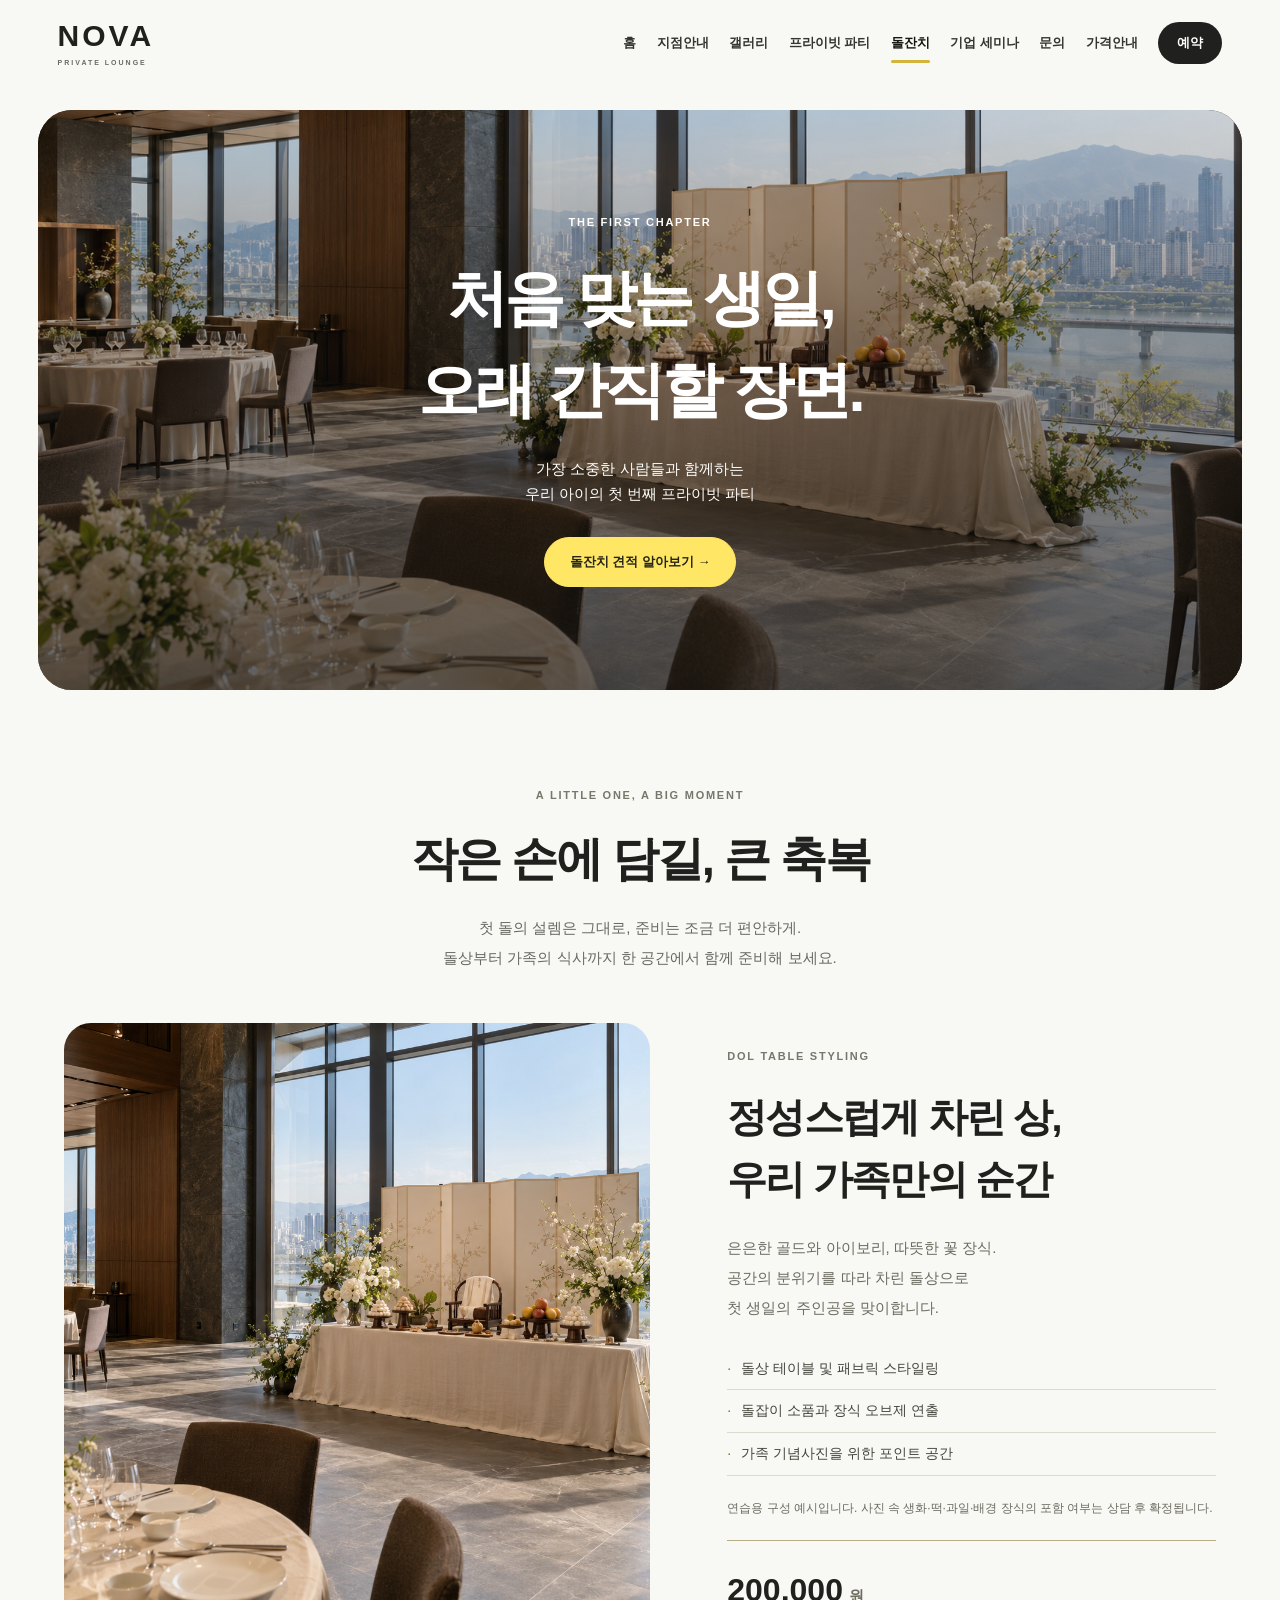
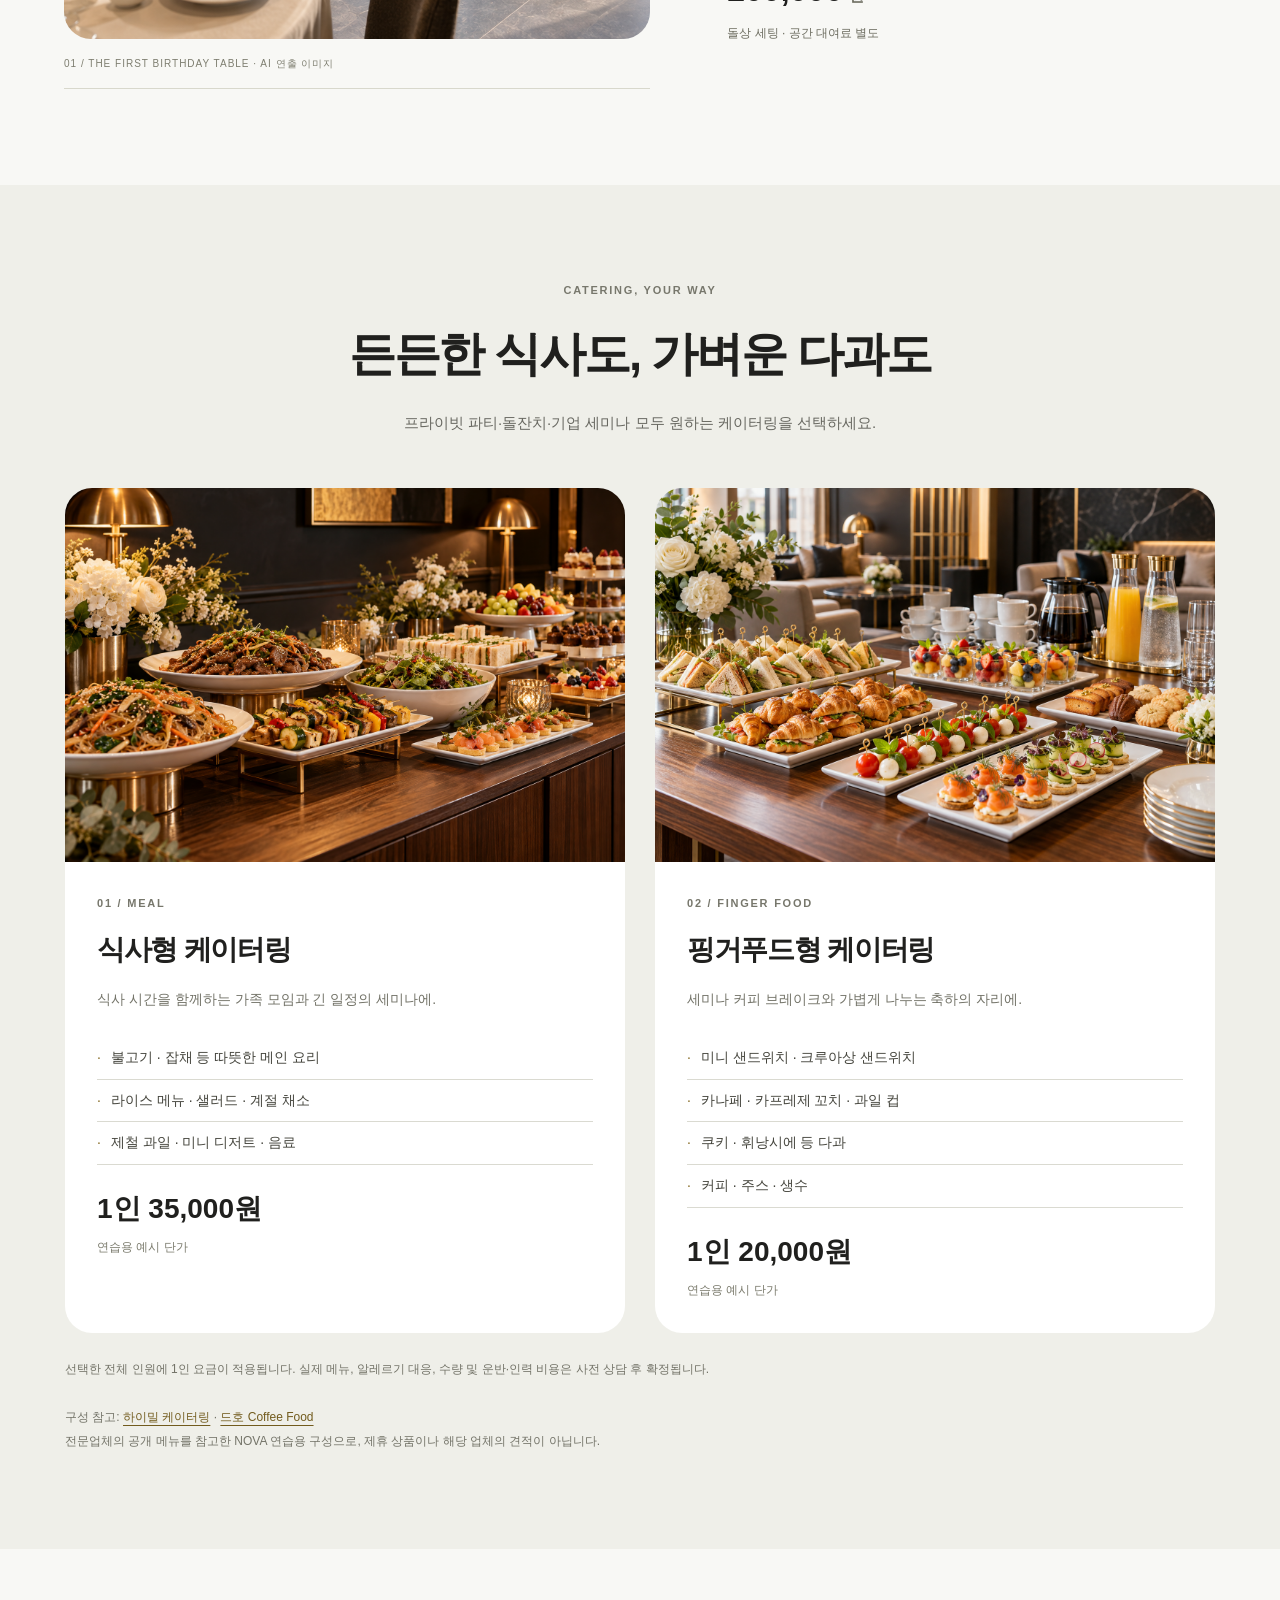
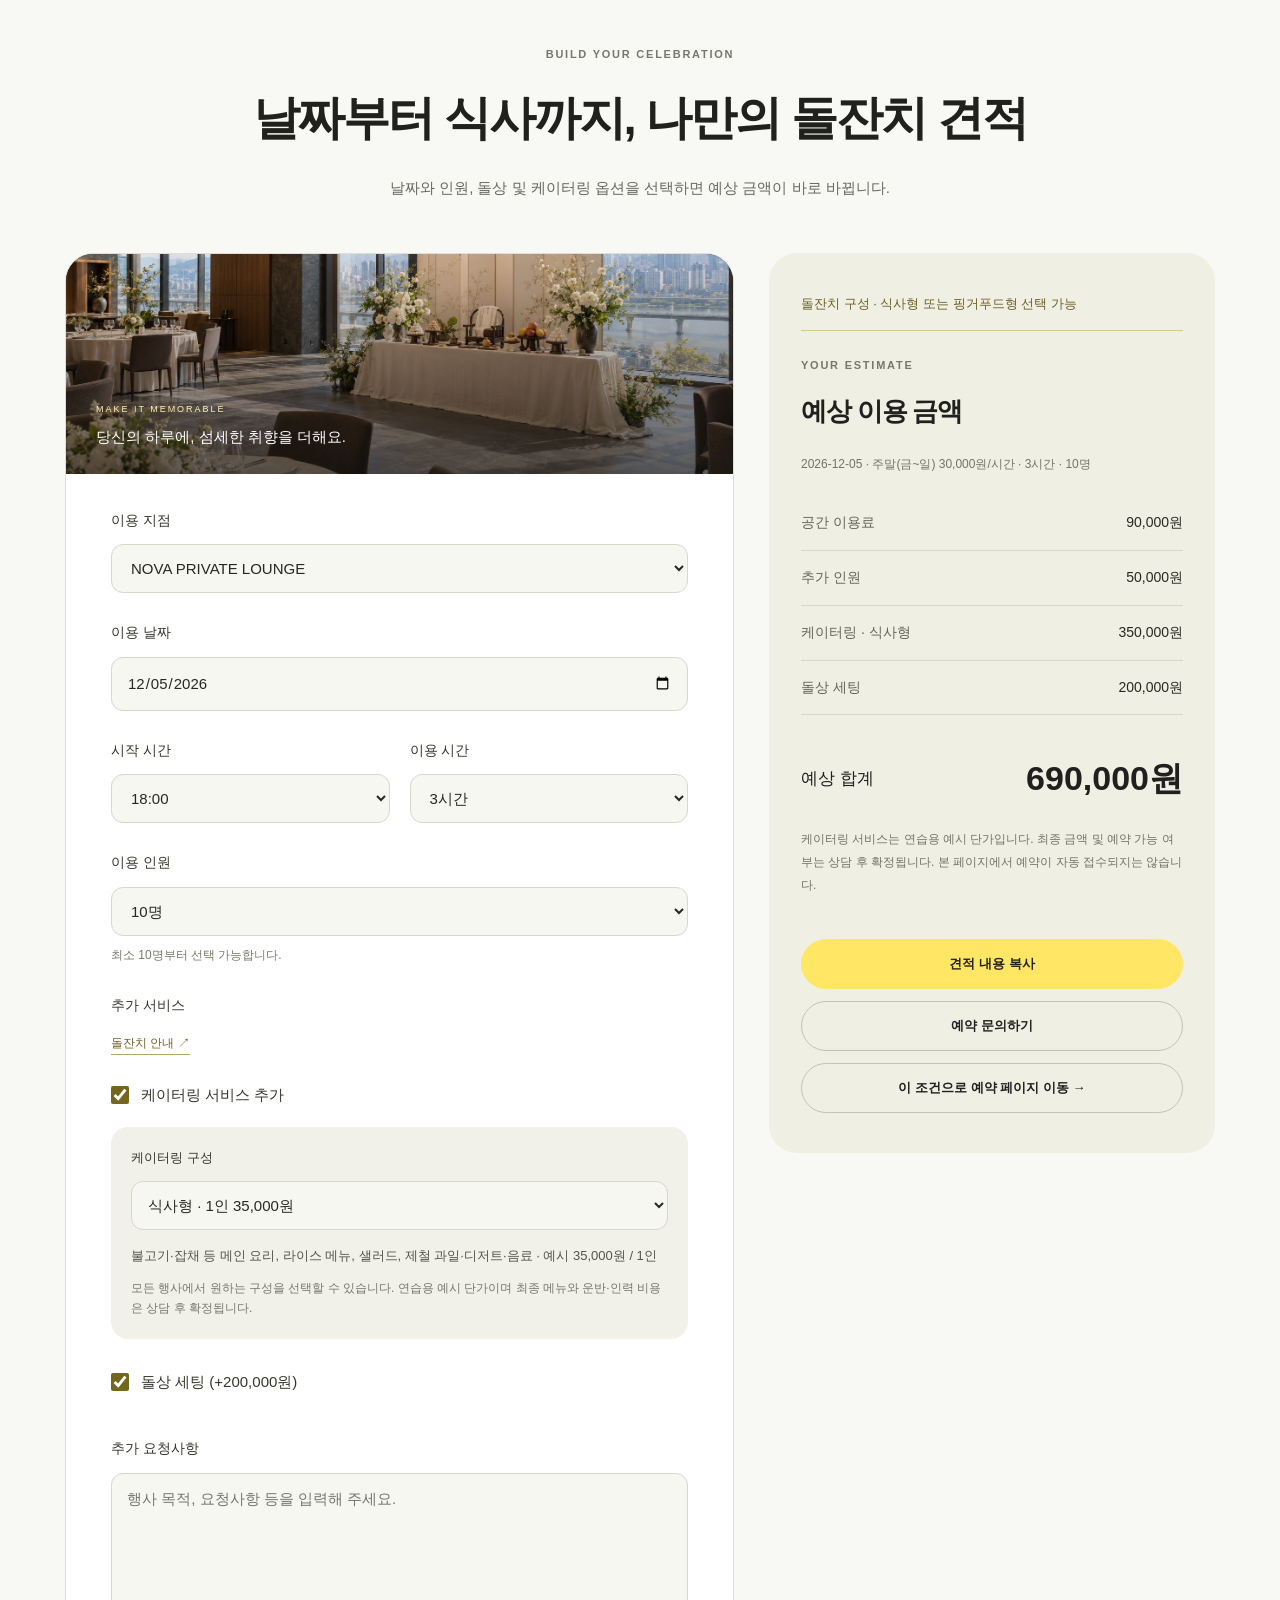
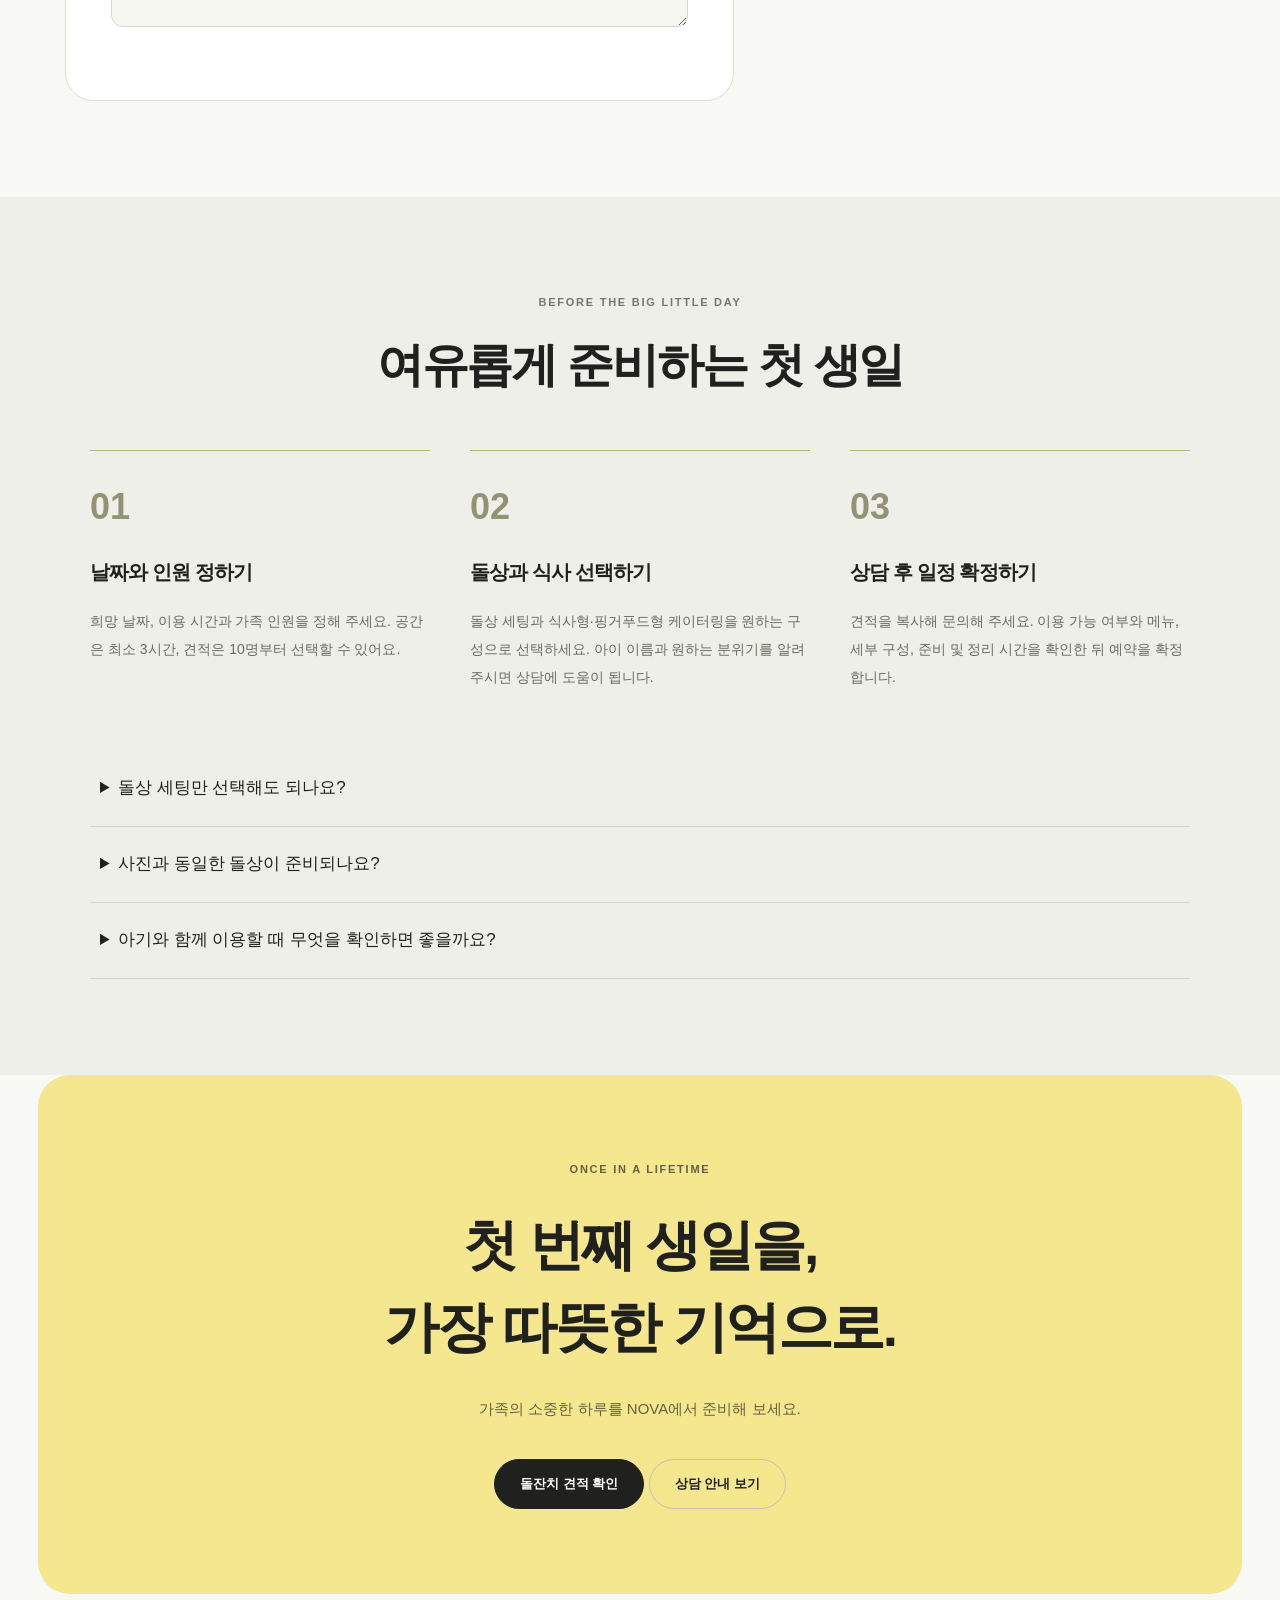
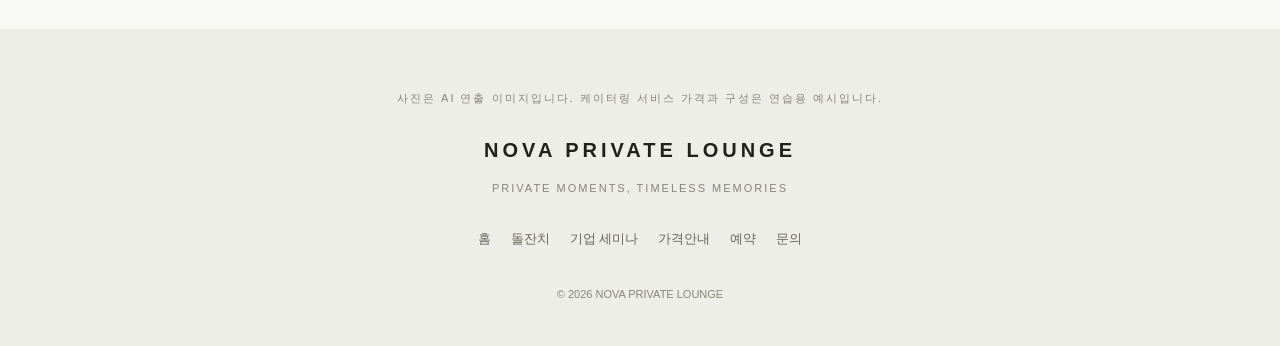
<file: doljanchi.html>
<!doctype html>
<html lang="ko">
  <head>
    <meta charset="UTF-8" />
    <meta name="viewport" content="width=device-width, initial-scale=1.0" />
    <meta name="description" content="NOVA 프라이빗 돌잔치. 돌상 세팅 200,000원, 케이터링 서비스 1인 35,000원 예시 요금과 가족을 위한 첫 생일 준비 안내." />
    <title>돌잔치 | NOVA PRIVATE LOUNGE</title>
    <link rel="stylesheet" href="style.css" />
      <link rel="stylesheet" href="experience.css" />
  </head>
  <body class="nova-refresh">
    <a class="skip-link" href="#main-content">본문 바로가기</a>
    <header class="header">
      <a href="index.html" class="logo">NOVA<span>PRIVATE LOUNGE</span></a>
      <button class="menu-toggle" aria-label="메뉴 열기">☰</button>
      <nav class="nav" aria-label="메인 메뉴">
        <a href="index.html">홈</a>
        <a href="locations.html">지점안내</a>
        <a href="gallery.html">갤러리</a>
        <a href="party.html">프라이빗 파티</a>
        <a href="doljanchi.html" class="active" aria-current="page">돌잔치</a>
        <a href="seminar.html">기업 세미나</a>
        <a href="contact.html">문의</a>
        <a href="pricing.html">가격안내</a>
        <a href="booking.html">예약</a>
      </nav>
    </header>
    <main id="main-content">
      <section class="page-hero media-hero dol-hero">
        <img class="page-hero-image" src="assets/glass-dol.png" alt="" aria-hidden="true" fetchpriority="high" />
        <p class="eyebrow">THE FIRST CHAPTER</p>
        <h1>처음 맞는 생일,<br />오래 간직할 장면.</h1>
        <p>가장 소중한 사람들과 함께하는<br />우리 아이의 첫 번째 프라이빗 파티</p>
        <a href="#event-estimate" class="btn btn-gold">돌잔치 견적 알아보기 →</a>
      </section>

      <section class="section dol-intro">
        <div class="section-heading reveal">
          <p class="eyebrow">A LITTLE ONE, A BIG MOMENT</p>
          <h2>작은 손에 담길, 큰 축복</h2>
          <p>첫 돌의 설렘은 그대로, 준비는 조금 더 편안하게.<br />돌상부터 가족의 식사까지 한 공간에서 함께 준비해 보세요.</p>
        </div>
        <div class="dol-editorial">
          <figure class="dol-photo reveal">
            <img src="assets/glass-dol.png" alt="아이보리 꽃 장식, 떡과 과일, 돌잡이 소품으로 차린 프라이빗 돌상 AI 예시 이미지" loading="lazy" />
            <figcaption>01 / THE FIRST BIRTHDAY TABLE · AI 연출 이미지</figcaption>
          </figure>
          <div class="dol-copy reveal">
            <p class="eyebrow">DOL TABLE STYLING</p>
            <h2>정성스럽게 차린 상,<br />우리 가족만의 순간</h2>
            <p>은은한 골드와 아이보리, 따뜻한 꽃 장식.<br />공간의 분위기를 따라 차린 돌상으로<br />첫 생일의 주인공을 맞이합니다.</p>
            <ul class="dol-list">
              <li>돌상 테이블 및 패브릭 스타일링</li>
              <li>돌잡이 소품과 장식 오브제 연출</li>
              <li>가족 기념사진을 위한 포인트 공간</li>
            </ul>
            <p class="dol-fine">연습용 구성 예시입니다. 사진 속 생화·떡·과일·배경 장식의 포함 여부는 상담 후 확정됩니다.</p>
            <div class="dol-price"><strong>200,000<span>원</span></strong><small>돌상 세팅 · 공간 대여료 별도</small></div>
          </div>
        </div>
      </section>

      <section class="section section-dark" id="catering-guide">
        <div class="section-heading"><p class="eyebrow">CATERING, YOUR WAY</p><h2>든든한 식사도, 가벼운 다과도</h2><p>프라이빗 파티·돌잔치·기업 세미나 모두 원하는 케이터링을 선택하세요.</p></div>
        <div class="catering-cards">
          <article class="catering-card"><img src="assets/dol-buffet.png" alt="식사형 케이터링 AI 연출 이미지" loading="lazy" /><div><p class="eyebrow">01 / MEAL</p><h3>식사형 케이터링</h3><p>식사 시간을 함께하는 가족 모임과 긴 일정의 세미나에.</p><ul class="dol-list"><li>불고기 · 잡채 등 따뜻한 메인 요리</li><li>라이스 메뉴 · 샐러드 · 계절 채소</li><li>제철 과일 · 미니 디저트 · 음료</li></ul><strong>1인 35,000원</strong><small>연습용 예시 단가</small></div></article>
          <article class="catering-card"><img src="assets/finger-food.png" alt="샌드위치와 다과, 커피 및 음료 케이터링 AI 연출 이미지" loading="lazy" /><div><p class="eyebrow">02 / FINGER FOOD</p><h3>핑거푸드형 케이터링</h3><p>세미나 커피 브레이크와 가볍게 나누는 축하의 자리에.</p><ul class="dol-list"><li>미니 샌드위치 · 크루아상 샌드위치</li><li>카나페 · 카프레제 꼬치 · 과일 컵</li><li>쿠키 · 휘낭시에 등 다과</li><li>커피 · 주스 · 생수</li></ul><strong>1인 20,000원</strong><small>연습용 예시 단가</small></div></article>
        </div>
        <p class="catering-service-note">선택한 전체 인원에 1인 요금이 적용됩니다. 실제 메뉴, 알레르기 대응, 수량 및 운반·인력 비용은 사전 상담 후 확정됩니다.</p>
        <p class="catering-sources">구성 참고: <a href="https://haymeal.kr/catering" target="_blank" rel="noopener noreferrer">하이밀 케이터링</a> · <a href="https://www.dehostyle.com/default/CATERING/sub0304.php" target="_blank" rel="noopener noreferrer">드호 Coffee Food</a><br />전문업체의 공개 메뉴를 참고한 NOVA 연습용 구성으로, 제휴 상품이나 해당 업체의 견적이 아닙니다.</p>
      </section>

      <section class="section" id="event-estimate">
        <div class="section-heading"><p class="eyebrow">BUILD YOUR CELEBRATION</p><h2>날짜부터 식사까지, 나만의 돌잔치 견적</h2><p>날짜와 인원, 돌상 및 케이터링 옵션을 선택하면 예상 금액이 바로 바뀝니다.</p></div>
        <div class="booking-layout">
          <form id="bookingForm" class="booking-form" data-event="dol">
            <figure class="booking-mood">
              <img src="assets/glass-dol.png" alt="행사 공간 AI 연출 이미지" width="1600" height="1067" loading="lazy" />
              <figcaption><span>MAKE IT MEMORABLE</span>당신의 하루에, 섬세한 취향을 더해요.</figcaption>
            </figure>
            <div class="form-group">
              <label for="branch">이용 지점</label>
              <select id="branch" required>
                <option value="nova">NOVA PRIVATE LOUNGE</option>
              </select>
            </div>

            <div class="form-group event-type-field fixed-event-field">
              <label for="eventType">행사 종류</label>
              <select id="eventType"><option value="party">프라이빗 파티</option><option value="dol">돌잔치</option><option value="seminar">기업 세미나</option></select>
              <small id="eventFacilities">행사에 맞는 케이터링을 선택해 주세요.</small>
            </div>
            <div class="form-group">
              <label for="date">이용 날짜</label>
              <input type="date" id="date" required />
            </div>

            <div class="form-row">
              <div class="form-group">
                <label for="startTime">시작 시간</label>
                <select id="startTime" required></select>
              </div>

              <div class="form-group">
                <label for="hours">이용 시간</label>
                <select id="hours">
                  <option value="3">3시간</option>
                  <option value="4">4시간</option>
                  <option value="5">5시간</option>
                  <option value="6">6시간</option>
                  <option value="7">7시간</option>
                  <option value="8">8시간</option>
                  <option value="9">9시간</option>
                  <option value="10">10시간</option>
                  <option value="11">11시간</option>
                  <option value="12">12시간</option>
                </select>
              </div>
            </div>

            <div class="form-group">
              <label for="guests">이용 인원</label>
              <select id="guests"></select>
              <small id="guestGuide">최소 10명부터 선택 가능합니다.</small>
            </div>

            <div class="form-group">
              <label>추가 서비스</label>
              <a class="service-guide-link" href="doljanchi.html">돌잔치 안내 ↗</a>

              <label class="check-option">
                <input type="checkbox" id="catering" />
                <span>케이터링 서비스 추가</span>
              </label>

              <div id="cateringOptions" class="sub-options" hidden>
                <label for="cateringType">케이터링 구성</label>
                <select id="cateringType">
                  <option value="meal">식사형 · 1인 35,000원</option>
                  <option value="finger">핑거푸드형 · 1인 20,000원</option>
                </select>
                <p id="cateringMenu" class="catering-menu"></p>
                <small>모든 행사에서 원하는 구성을 선택할 수 있습니다. 연습용 예시 단가이며 최종 메뉴와 운반·인력 비용은 상담 후 확정됩니다.</small>
              </div>

              <label class="check-option" id="dolTableOption">
                <input type="checkbox" id="dolTable" />
                <span>돌상 세팅 (+200,000원)</span>
              </label>
            </div>

            <div class="form-group" id="proposalOption" hidden>
              <label class="check-option"><input type="checkbox" id="proposal" /><span>프로포즈 세팅 (+100,000원)</span></label>
              <small>입구부터 이어지는 장미꽃잎 길 · LED 촛불 · 풍선 장식</small>
            </div>
            <div class="form-group">
              <label for="request">추가 요청사항</label>
              <textarea
                id="request"
                rows="5"
                placeholder="행사 목적, 요청사항 등을 입력해 주세요."
              ></textarea>
            </div>
          </form>

          <aside class="estimate-card">
            <p id="bookingSelection" class="booking-selection" hidden></p>
            <p class="eyebrow">YOUR ESTIMATE</p>
            <h2>예상 이용 금액</h2>
            <p id="rateSummary" class="rate-summary"></p>

            <div class="estimate-line">
              <span>공간 이용료</span>
              <strong id="spaceAmount">0원</strong>
            </div>

            <div class="estimate-line">
              <span>추가 인원</span>
              <strong id="guestAmount">0원</strong>
            </div>

            <div class="estimate-line">
              <span id="cateringSummary">케이터링 서비스</span>
              <strong id="cateringAmount">0원</strong>
            </div>

            <div class="estimate-line" id="dolEstimateLine">
              <span>돌상 세팅</span>
              <strong id="dolAmount">0원</strong>
            </div>

            <div class="estimate-line" id="proposalEstimateLine" hidden><span>프로포즈 세팅</span><strong id="proposalAmount">0원</strong></div>
            <div class="estimate-total">
              <span>예상 합계</span>
              <strong id="totalAmount" aria-live="polite">0원</strong>
            </div>

            <p class="estimate-note">
              케이터링 서비스는 연습용 예시 단가입니다. 최종 금액 및 예약 가능 여부는 상담 후 확정됩니다. 본 페이지에서
              예약이 자동 접수되지는 않습니다.
            </p>

            <button type="button" id="copyEstimate" class="btn btn-gold">
              견적 내용 복사
            </button>

            <a href="contact.html" class="btn btn-outline"> 예약 문의하기 </a>
            <a id="continueBooking" class="btn btn-outline" href="booking.html" hidden>이 조건으로 예약 페이지 이동 →</a>
          </aside>
        </div>
      </section>

      <section class="section section-dark">
        <div class="section-heading reveal"><p class="eyebrow">BEFORE THE BIG LITTLE DAY</p><h2>여유롭게 준비하는 첫 생일</h2></div>
        <div class="dol-steps">
          <article><span>01</span><h3>날짜와 인원 정하기</h3><p>희망 날짜, 이용 시간과 가족 인원을 정해 주세요. 공간은 최소 3시간, 견적은 10명부터 선택할 수 있어요.</p></article>
          <article><span>02</span><h3>돌상과 식사 선택하기</h3><p>돌상 세팅과 식사형·핑거푸드형 케이터링을 원하는 구성으로 선택하세요. 아이 이름과 원하는 분위기를 알려주시면 상담에 도움이 됩니다.</p></article>
          <article><span>03</span><h3>상담 후 일정 확정하기</h3><p>견적을 복사해 문의해 주세요. 이용 가능 여부와 메뉴, 세부 구성, 준비 및 정리 시간을 확인한 뒤 예약을 확정합니다.</p></article>
        </div>
        <div class="dol-faq">
          <details class="faq-item"><summary>돌상 세팅만 선택해도 되나요?</summary><p>견적 화면에서 돌상과 케이터링 서비스를 각각 선택할 수 있습니다. 외부 음식 반입과 직접 준비하는 장식의 설치 가능 여부는 미리 상담해 주세요.</p></details>
          <details class="faq-item"><summary>사진과 동일한 돌상이 준비되나요?</summary><p>사진은 연습용 AI 연출 이미지입니다. 돌상 장식, 꽃, 떡과 과일, 배경의 실제 구성 및 포함 범위는 상담을 통해 정합니다.</p></details>
          <details class="faq-item"><summary>아기와 함께 이용할 때 무엇을 확인하면 좋을까요?</summary><p>아기 의자, 유모차 동선, 수유·기저귀 교환 공간, 주차 및 엘리베이터 이용 가능 여부를 사전에 문의해 주세요. 유아 식사와 음식 알레르기도 함께 알려주세요.</p></details>
        </div>
      </section>
      <section class="contact-bottom"><p class="eyebrow">ONCE IN A LIFETIME</p><h2>첫 번째 생일을,<br />가장 따뜻한 기억으로.</h2><p>가족의 소중한 하루를 NOVA에서 준비해 보세요.</p><a href="#event-estimate" class="btn btn-gold">돌잔치 견적 확인</a> <a href="contact.html" class="btn btn-outline">상담 안내 보기</a></section>
    </main>
    <footer class="footer">
      <p class="media-disclaimer">사진은 AI 연출 이미지입니다. 케이터링 서비스 가격과 구성은 연습용 예시입니다.</p>
      <p class="footer-logo">NOVA PRIVATE LOUNGE</p><p>PRIVATE MOMENTS, TIMELESS MEMORIES</p>
      <div class="footer-links"><a href="index.html">홈</a><a href="doljanchi.html">돌잔치</a>
        <a href="seminar.html">기업 세미나</a><a href="pricing.html">가격안내</a><a href="booking.html">예약</a><a href="contact.html">문의</a></div>
      <small>© 2026 NOVA PRIVATE LOUNGE</small>
    </footer>
    <script src="estimate.js"></script>
    <script src="script.js"></script>
    <script src="experience.js"></script>
  </body>
</html>
</file>
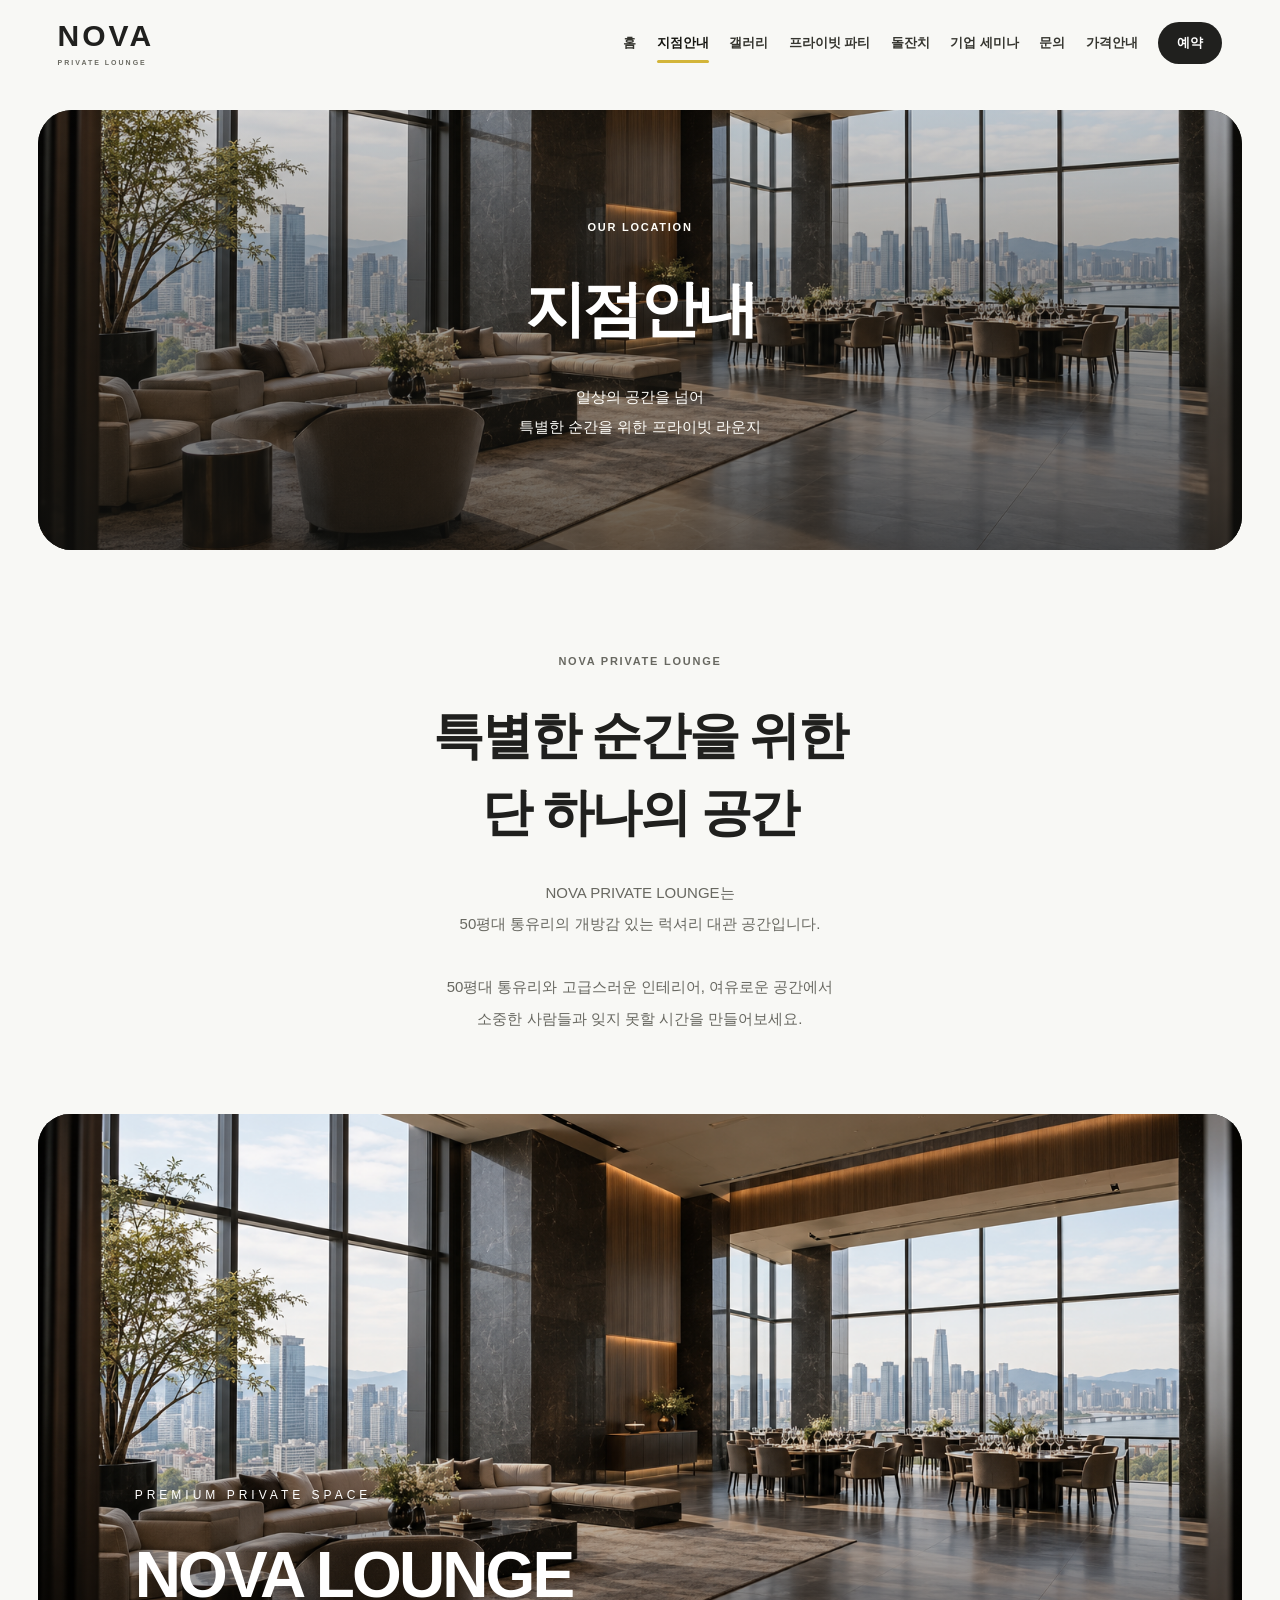
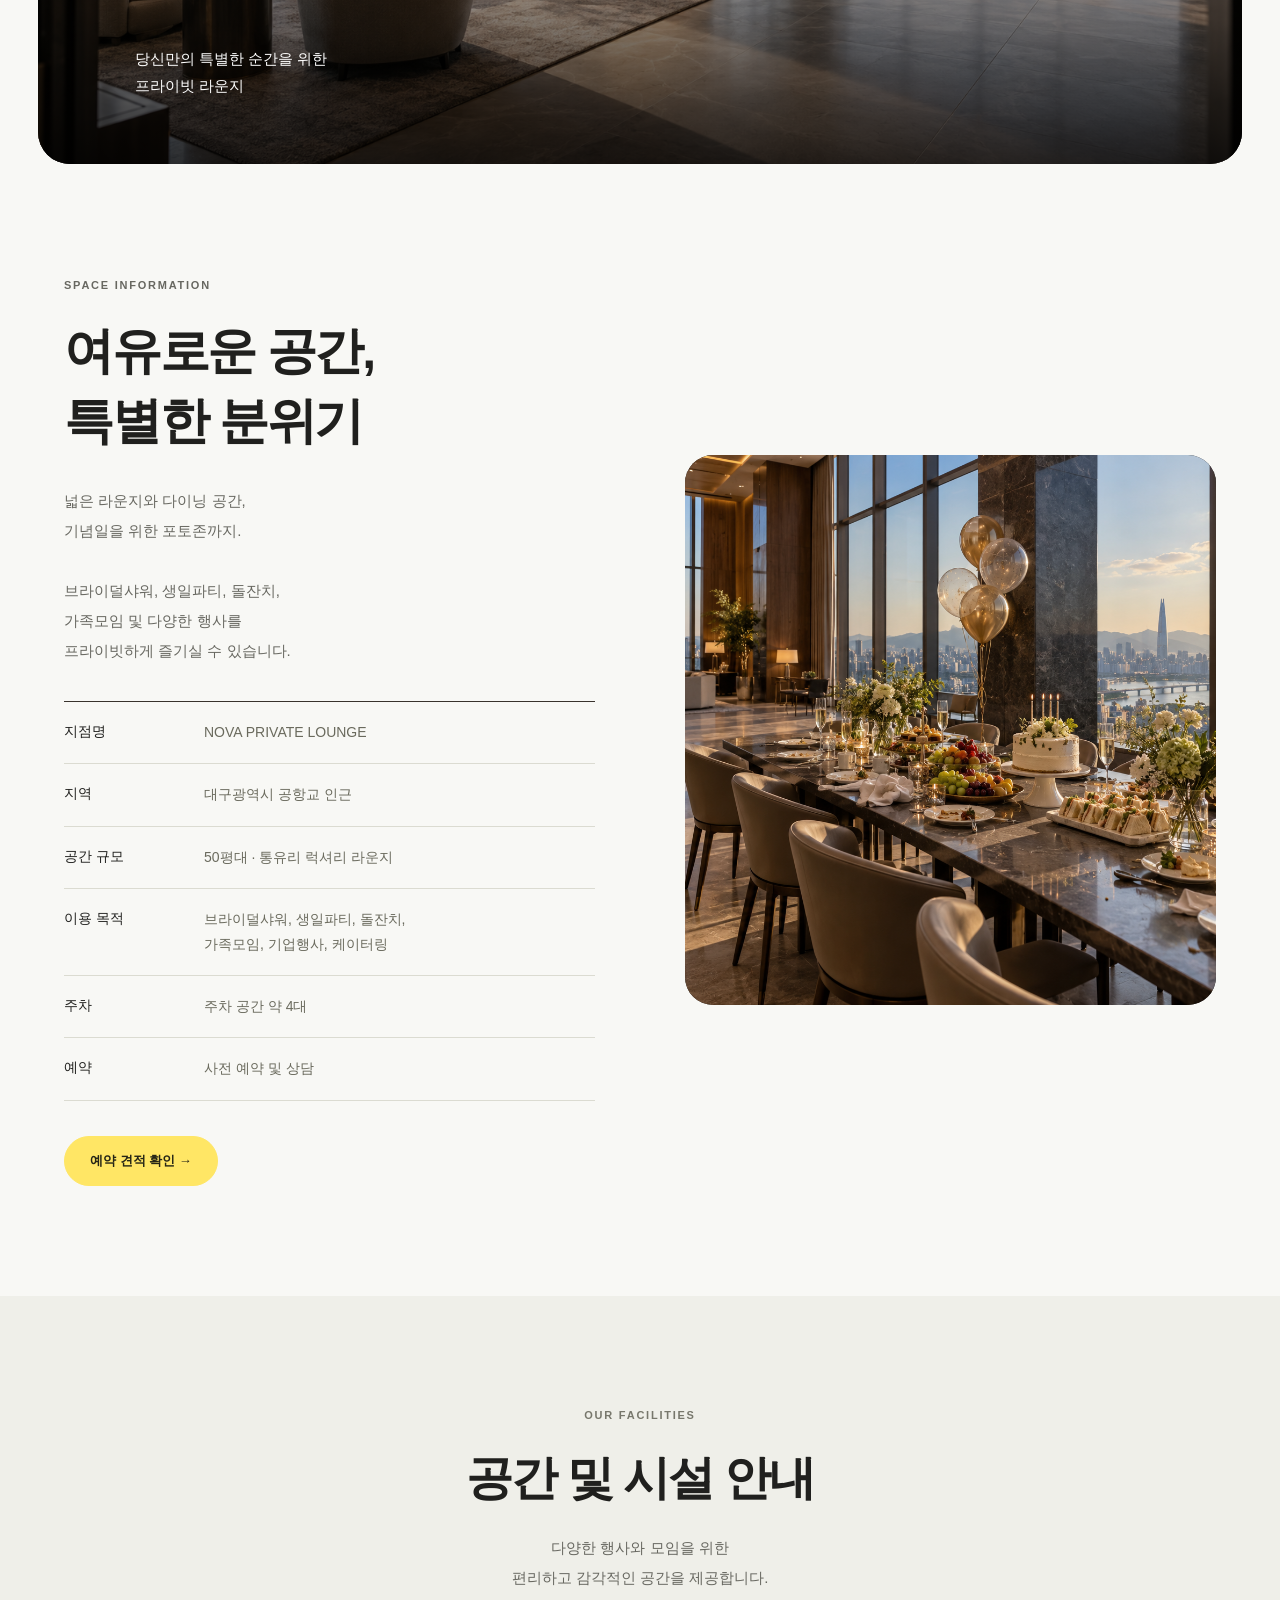
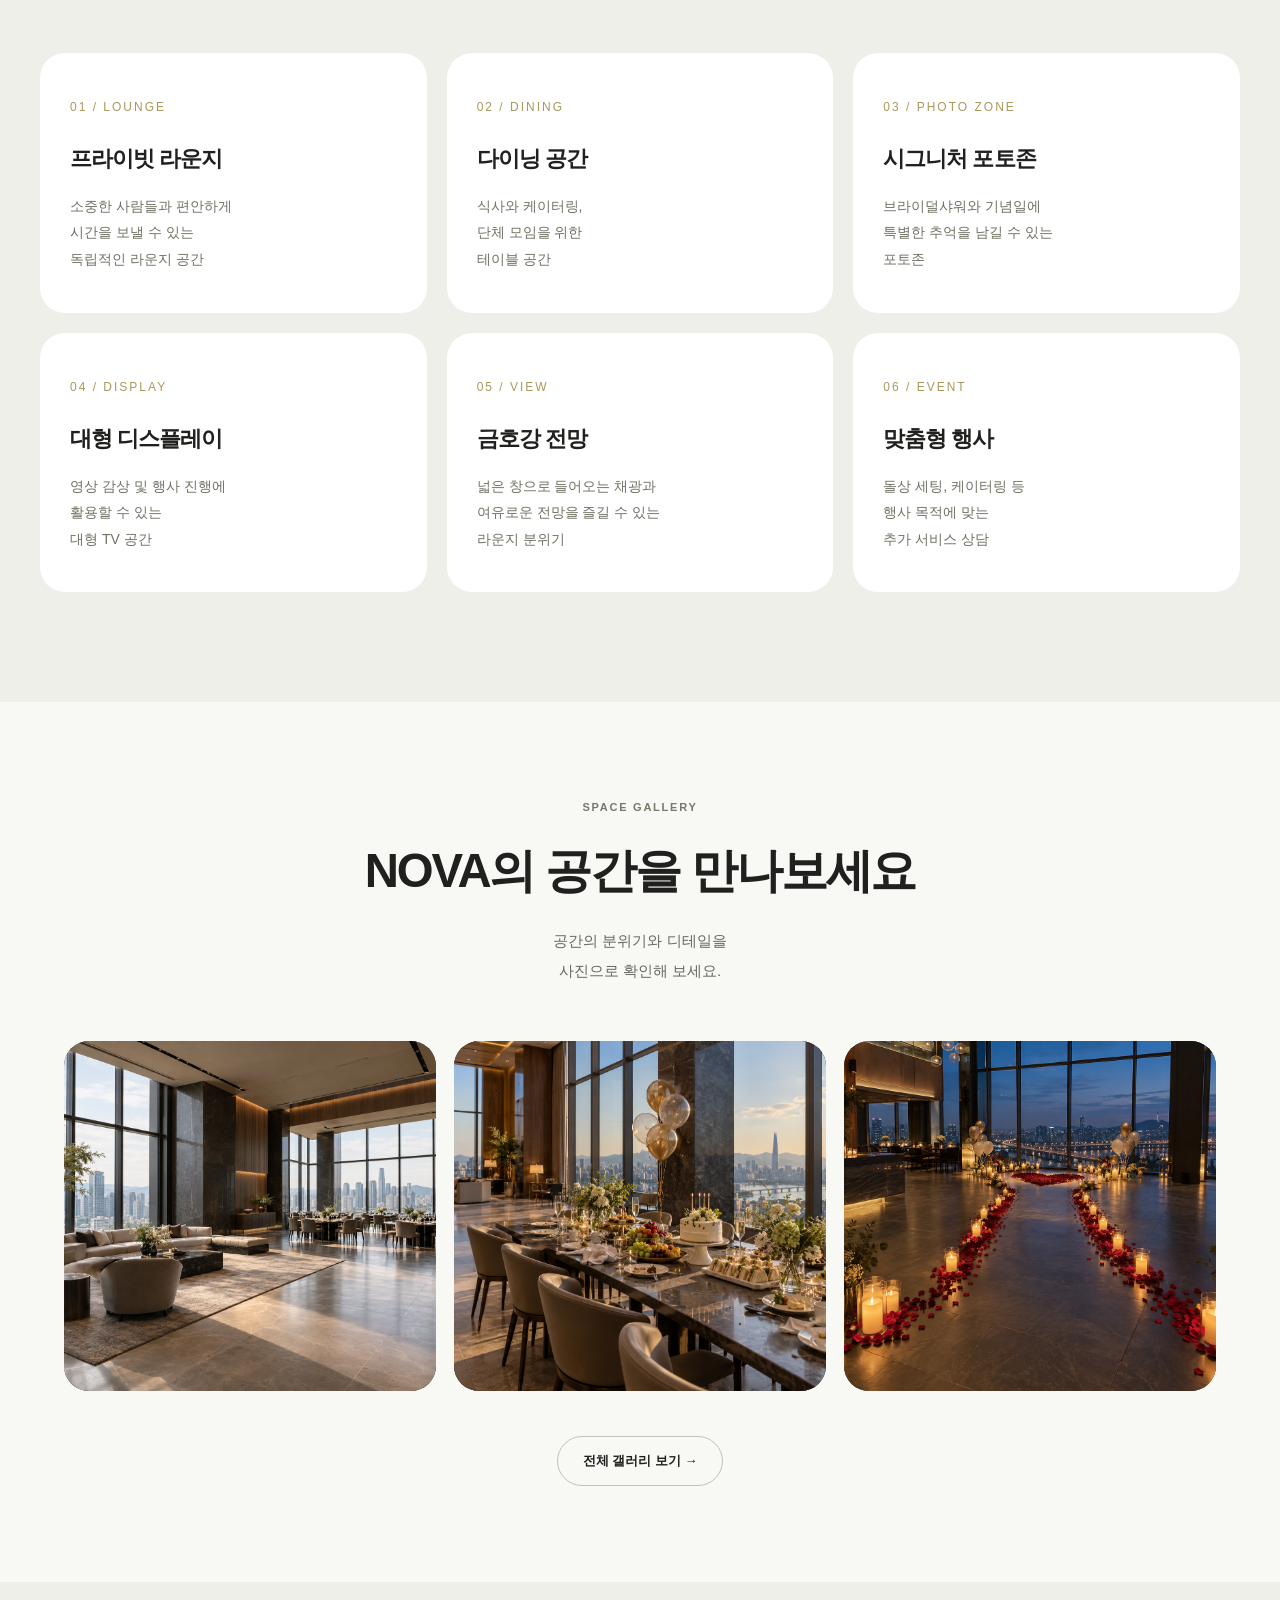
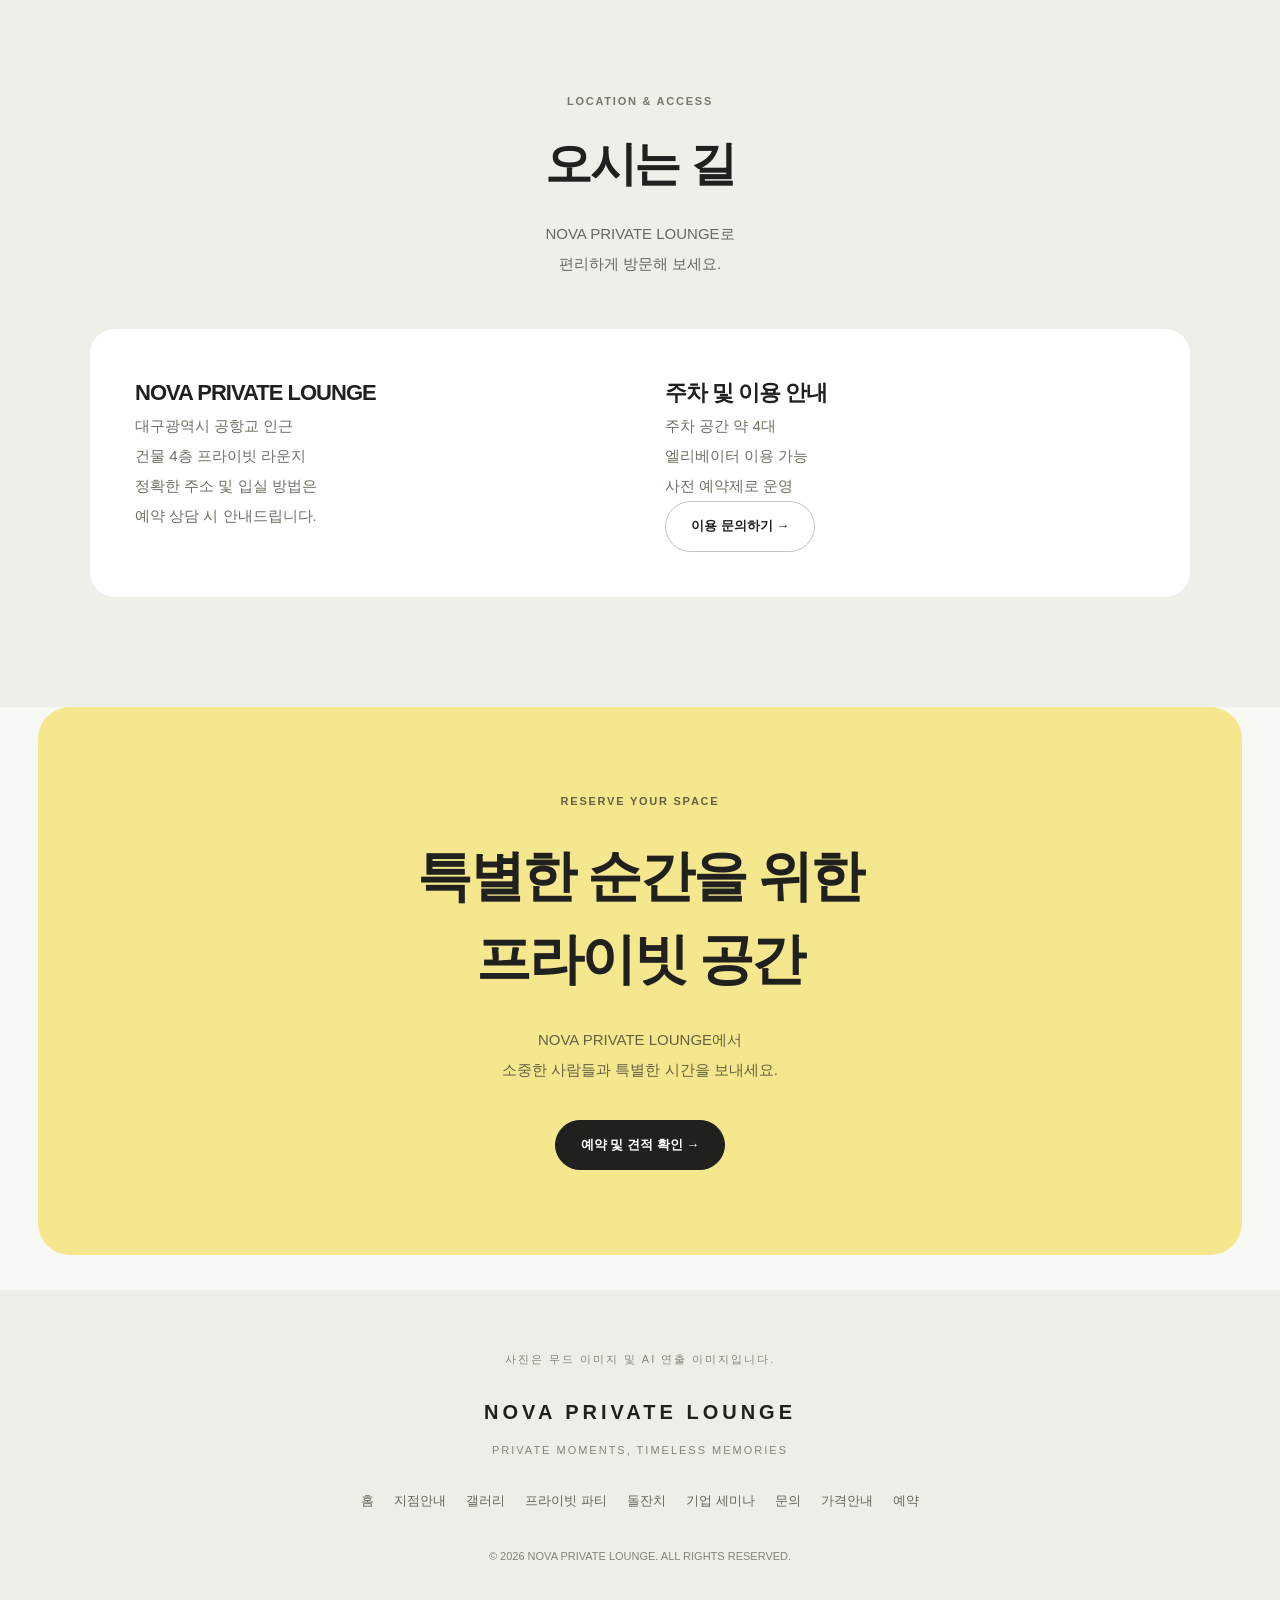
<file: locations.html>
<!doctype html>
<html lang="ko">
  <head>
    <meta charset="UTF-8" />
    <meta name="viewport" content="width=device-width, initial-scale=1.0" />

    <meta
      name="description"
      content="NOVA PRIVATE LOUNGE 지점안내. 대구 프라이빗 라운지, 브라이덜샤워, 생일파티, 돌잔치, 가족모임, 단체행사 공간."
    />

    <title>지점안내 | NOVA PRIVATE LOUNGE</title>

    <link rel="stylesheet" href="style.css" />

    <style>
      /* 지점안내 전용 스타일 */

      .location-intro {
        max-width: 1100px;
        margin: 0 auto;
        padding: 100px 24px 80px;
        text-align: center;
      }

      .location-intro h2 {
        font-size: clamp(32px, 4vw, 55px);
        font-weight: 400;
        line-height: 1.5;
        margin: 25px 0;
      }

      .location-intro p {
        color: #b8b2a9;
        font-size: 15px;
        line-height: 2.1;
      }

      .location-main-image {
        position: relative;
        width: 100%;
        height: 650px;
        overflow: hidden;
        background: #1b1b1d;
      }

      .location-main-image img {
        width: 100%;
        height: 100%;
        object-fit: cover;
        transition: transform 1s ease;
      }

      .location-main-image:hover img {
        transform: scale(1.04);
      }

      .location-main-image::after {
        content: "";
        position: absolute;
        inset: 0;
        background: linear-gradient(transparent 45%, rgba(0, 0, 0, 0.8));
        pointer-events: none;
      }

      .location-image-text {
        position: absolute;
        bottom: 65px;
        left: 8%;
        z-index: 2;
      }

      .location-image-text span {
        color: #d2af76;
        letter-spacing: 4px;
        font-size: 12px;
      }

      .location-image-text h2 {
        font-size: clamp(35px, 5vw, 70px);
        font-weight: 400;
        margin: 15px 0;
        color: #fff;
      }

      .location-image-text p {
        color: #ddd5ca;
        line-height: 1.8;
      }

      .location-detail {
        max-width: 1200px;
        margin: 0 auto;
        padding: 110px 24px;
        display: grid;
        grid-template-columns: 1fr 1fr;
        gap: 90px;
        align-items: center;
      }

      .location-detail h2 {
        font-size: clamp(30px, 4vw, 50px);
        font-weight: 400;
        line-height: 1.4;
        margin: 20px 0 30px;
      }

      .location-detail p {
        color: #bcb5ac;
        line-height: 2;
      }

      .location-info-list {
        margin-top: 35px;
        border-top: 1px solid #39332d;
      }

      .location-info-row {
        display: grid;
        grid-template-columns: 120px 1fr;
        gap: 20px;
        padding: 18px 0;
        border-bottom: 1px solid #39332d;
      }

      .location-info-row strong {
        color: #d0ad75;
        font-size: 14px;
        font-weight: 500;
      }

      .location-info-row span {
        color: #d2cdc6;
        font-size: 14px;
        line-height: 1.8;
      }

      .location-detail-image {
        height: 550px;
        overflow: hidden;
        background: #202022;
      }

      .location-detail-image img {
        width: 100%;
        height: 100%;
        object-fit: cover;
      }

      .facility-section {
        background: #141315;
        padding: 110px 24px;
      }

      .facility-grid {
        max-width: 1200px;
        margin: 60px auto 0;
        display: grid;
        grid-template-columns: repeat(3, 1fr);
        gap: 20px;
      }

      .facility-card {
        padding: 40px 30px;
        border: 1px solid #39332d;
        background: #19181a;
        transition: 0.3s;
      }

      .facility-card:hover {
        border-color: #c9a66b;
        transform: translateY(-5px);
      }

      .facility-number {
        color: #c9a66b;
        font-size: 12px;
        letter-spacing: 2px;
      }

      .facility-card h3 {
        font-size: 22px;
        font-weight: 500;
        margin: 22px 0 15px;
      }

      .facility-card p {
        color: #aaa39b;
        line-height: 1.9;
        font-size: 14px;
      }

      .location-gallery {
        max-width: 1300px;
        margin: 55px auto 0;
        display: grid;
        grid-template-columns: repeat(3, 1fr);
        gap: 18px;
      }

      .location-gallery a {
        display: block;
        height: 350px;
        overflow: hidden;
        background: #202022;
      }

      .location-gallery img {
        width: 100%;
        height: 100%;
        object-fit: cover;
        transition: transform 0.7s ease;
      }

      .location-gallery a:hover img {
        transform: scale(1.08);
      }

      .location-access {
        background: #171513;
        padding: 110px 24px;
      }

      .access-box {
        max-width: 1100px;
        margin: 50px auto 0;
        padding: 45px;
        border: 1px solid #453b30;
        display: grid;
        grid-template-columns: 1fr 1fr;
        gap: 50px;
      }

      .access-box h3 {
        color: #d2af76;
        font-size: 22px;
        font-weight: 500;
      }

      .access-box p {
        color: #bbb4ab;
        line-height: 2;
      }

      @media (max-width: 900px) {
        .location-main-image {
          height: 500px;
        }

        .location-detail {
          grid-template-columns: 1fr;
          gap: 40px;
          padding: 70px 24px;
        }

        .location-detail-image {
          height: 420px;
        }

        .facility-grid {
          grid-template-columns: repeat(2, 1fr);
        }

        .location-gallery {
          grid-template-columns: repeat(2, 1fr);
        }
      }

      @media (max-width: 600px) {
        .location-intro {
          padding: 70px 20px;
        }

        .location-main-image {
          height: 420px;
        }

        .location-image-text {
          left: 25px;
          bottom: 30px;
        }

        .location-info-row {
          grid-template-columns: 95px 1fr;
        }

        .facility-grid,
        .location-gallery,
        .access-box {
          grid-template-columns: 1fr;
        }

        .facility-section,
        .location-access {
          padding: 75px 20px;
        }

        .location-gallery a {
          height: 300px;
        }

        .access-box {
          padding: 30px 24px;
        }
      }
    </style>
      <link rel="stylesheet" href="experience.css" />
  </head>

  <body class="nova-refresh">
    <!-- 상단 메뉴 -->
    <a class="skip-link" href="#main-content">본문 바로가기</a>
    <header class="header">
      <a href="index.html" class="logo">
        NOVA
        <span>PRIVATE LOUNGE</span>
      </a>

      <button class="menu-toggle" aria-label="메뉴 열기">☰</button>

      <nav class="nav">
        <a href="index.html">홈</a>
        <a href="locations.html" class="active">지점안내</a>
        <a href="gallery.html">갤러리</a>
        <a href="party.html">프라이빗 파티</a>
        <a href="doljanchi.html">돌잔치</a>
        <a href="seminar.html">기업 세미나</a>
        <a href="contact.html">문의</a>
        <a href="pricing.html">가격안내</a>
        <a href="booking.html">예약</a>
      </nav>
    </header>

    <main id="main-content">
      <!-- 상단 타이틀 -->
      <section class="page-hero media-hero">
        <img class="page-hero-image" src="assets/glass-room.png" alt="" aria-hidden="true" width="1800" height="1200" fetchpriority="high" />
        <p class="eyebrow">OUR LOCATION</p>
        <h1>지점안내</h1>
        <p>
          일상의 공간을 넘어<br />
          특별한 순간을 위한 프라이빗 라운지
        </p>
      </section>

      <!-- 브랜드 소개 -->
      <section class="location-intro reveal">
        <p class="eyebrow">NOVA PRIVATE LOUNGE</p>

        <h2>
          특별한 순간을 위한<br />
          단 하나의 공간
        </h2>

        <p>
          NOVA PRIVATE LOUNGE는<br />
          50평대 통유리의 개방감 있는 럭셔리 대관 공간입니다.<br /><br />

          50평대 통유리와 고급스러운 인테리어, 여유로운 공간에서<br />
          소중한 사람들과 잊지 못할 시간을 만들어보세요.
        </p>
      </section>

      <!-- 메인 공간 이미지 -->
      <section class="location-main-image">
        <img
          src="assets/glass-room.png"
          alt="50평대 통유리 럭셔리 대관 공간 AI 연출 이미지"
        />

        <div class="location-image-text">
          <span>PREMIUM PRIVATE SPACE</span>

          <h2>NOVA LOUNGE</h2>

          <p>
            당신만의 특별한 순간을 위한<br />
            프라이빗 라운지
          </p>
        </div>
      </section>

      <!-- 공간 상세 -->
      <section class="location-detail">
        <div class="reveal">
          <p class="eyebrow">SPACE INFORMATION</p>

          <h2>
            여유로운 공간,<br />
            특별한 분위기
          </h2>

          <p>
            넓은 라운지와 다이닝 공간,<br />
            기념일을 위한 포토존까지.<br /><br />

            브라이덜샤워, 생일파티, 돌잔치,<br />
            가족모임 및 다양한 행사를<br />
            프라이빗하게 즐기실 수 있습니다.
          </p>

          <div class="location-info-list">
            <div class="location-info-row">
              <strong>지점명</strong>
              <span>NOVA PRIVATE LOUNGE</span>
            </div>

            <div class="location-info-row">
              <strong>지역</strong>
              <span>대구광역시 공항교 인근</span>
            </div>

            <div class="location-info-row">
              <strong>공간 규모</strong>
              <span>50평대 · 통유리 럭셔리 라운지</span>
            </div>

            <div class="location-info-row">
              <strong>이용 목적</strong>
              <span>
                브라이덜샤워, 생일파티, 돌잔치,<br />
                가족모임, 기업행사, 케이터링
              </span>
            </div>

            <div class="location-info-row">
              <strong>주차</strong>
              <span>주차 공간 약 4대</span>
            </div>

            <div class="location-info-row">
              <strong>예약</strong>
              <span>사전 예약 및 상담</span>
            </div>
          </div>

          <div style="margin-top: 35px">
            <a href="booking.html" class="btn btn-gold"> 예약 견적 확인 → </a>
          </div>
        </div>

        <div class="location-detail-image reveal">
          <img
            src="assets/glass-party.png"
            alt="50평대 통유리 럭셔리 대관 공간 AI 연출 이미지"
            loading="lazy"
          />
        </div>
      </section>

      <!-- 시설 안내 -->
      <section class="facility-section">
        <div class="section-heading reveal">
          <p class="eyebrow">OUR FACILITIES</p>
          <h2>공간 및 시설 안내</h2>
          <p>
            다양한 행사와 모임을 위한<br />
            편리하고 감각적인 공간을 제공합니다.
          </p>
        </div>

        <div class="facility-grid">
          <article class="facility-card reveal">
            <span class="facility-number">01 / LOUNGE</span>
            <h3>프라이빗 라운지</h3>
            <p>
              소중한 사람들과 편안하게<br />
              시간을 보낼 수 있는<br />
              독립적인 라운지 공간
            </p>
          </article>

          <article class="facility-card reveal">
            <span class="facility-number">02 / DINING</span>
            <h3>다이닝 공간</h3>
            <p>
              식사와 케이터링,<br />
              단체 모임을 위한<br />
              테이블 공간
            </p>
          </article>

          <article class="facility-card reveal">
            <span class="facility-number">03 / PHOTO ZONE</span>
            <h3>시그니처 포토존</h3>
            <p>
              브라이덜샤워와 기념일에<br />
              특별한 추억을 남길 수 있는<br />
              포토존
            </p>
          </article>

          <article class="facility-card reveal">
            <span class="facility-number">04 / DISPLAY</span>
            <h3>대형 디스플레이</h3>
            <p>
              영상 감상 및 행사 진행에<br />
              활용할 수 있는<br />
              대형 TV 공간
            </p>
          </article>

          <article class="facility-card reveal">
            <span class="facility-number">05 / VIEW</span>
            <h3>금호강 전망</h3>
            <p>
              넓은 창으로 들어오는 채광과<br />
              여유로운 전망을 즐길 수 있는<br />
              라운지 분위기
            </p>
          </article>

          <article class="facility-card reveal">
            <span class="facility-number">06 / EVENT</span>
            <h3>맞춤형 행사</h3>
            <p>
              돌상 세팅, 케이터링 등<br />
              행사 목적에 맞는<br />
              추가 서비스 상담
            </p>
          </article>
        </div>
      </section>

      <!-- 공간 갤러리 -->
      <section class="section">
        <div class="section-heading reveal">
          <p class="eyebrow">SPACE GALLERY</p>
          <h2>NOVA의 공간을 만나보세요</h2>
          <p>
            공간의 분위기와 디테일을<br />
            사진으로 확인해 보세요.
          </p>
        </div>

        <div class="location-gallery">
          <a href="gallery.html" class="reveal">
            <img
              src="assets/glass-room.png"
              alt="50평대 통유리 럭셔리 대관 공간 AI 연출 이미지"
              loading="lazy"
            />
          </a>

          <a href="gallery.html" class="reveal">
            <img
              src="assets/glass-party.png"
              alt="50평대 통유리 럭셔리 대관 공간 AI 연출 이미지"
              loading="lazy"
            />
          </a>

          <a href="gallery.html" class="reveal">
            <img src="assets/glass-proposal.png" alt="50평대 통유리 럭셔리 대관 공간 AI 연출 이미지" loading="lazy" />
          </a>
        </div>

        <div style="text-align: center; margin-top: 45px">
          <a href="gallery.html" class="btn btn-outline">
            전체 갤러리 보기 →
          </a>
        </div>
      </section>

      <!-- 위치 안내 -->
      <section class="location-access">
        <div class="section-heading reveal">
          <p class="eyebrow">LOCATION & ACCESS</p>
          <h2>오시는 길</h2>
          <p>
            NOVA PRIVATE LOUNGE로<br />
            편리하게 방문해 보세요.
          </p>
        </div>

        <div class="access-box">
          <div class="reveal">
            <h3>NOVA PRIVATE LOUNGE</h3>

            <p>
              대구광역시 공항교 인근<br />
              건물 4층 프라이빗 라운지
            </p>

            <p>
              정확한 주소 및 입실 방법은<br />
              예약 상담 시 안내드립니다.
            </p>
          </div>

          <div class="reveal">
            <h3>주차 및 이용 안내</h3>

            <p>
              주차 공간 약 4대<br />
              엘리베이터 이용 가능<br />
              사전 예약제로 운영
            </p>

            <a href="contact.html" class="btn btn-outline"> 이용 문의하기 → </a>
          </div>
        </div>
      </section>

      <!-- 예약 유도 -->
      <section class="contact-bottom">
        <div class="reveal">
          <p class="eyebrow">RESERVE YOUR SPACE</p>

          <h2>
            특별한 순간을 위한<br />
            프라이빗 공간
          </h2>

          <p>
            NOVA PRIVATE LOUNGE에서<br />
            소중한 사람들과 특별한 시간을 보내세요.
          </p>

          <a href="booking.html" class="btn btn-gold"> 예약 및 견적 확인 → </a>
        </div>
      </section>
    </main>

    <!-- 푸터 -->
    <footer class="footer">
      <p class="media-disclaimer">사진은 무드 이미지 및 AI 연출 이미지입니다.</p>
      <p class="footer-logo">NOVA PRIVATE LOUNGE</p>

      <p>PRIVATE MOMENTS, TIMELESS MEMORIES</p>

      <div class="footer-links">
        <a href="index.html">홈</a>
        <a href="locations.html">지점안내</a>
        <a href="gallery.html">갤러리</a>
        <a href="party.html">프라이빗 파티</a>
        <a href="doljanchi.html">돌잔치</a>
        <a href="seminar.html">기업 세미나</a>
        <a href="contact.html">문의</a>
        <a href="pricing.html">가격안내</a>
        <a href="booking.html">예약</a>
      </div>

      <small> © 2026 NOVA PRIVATE LOUNGE. ALL RIGHTS RESERVED. </small>
    </footer>

    <script src="script.js"></script>
    <script src="experience.js"></script>
  </body>
</html>
</file>
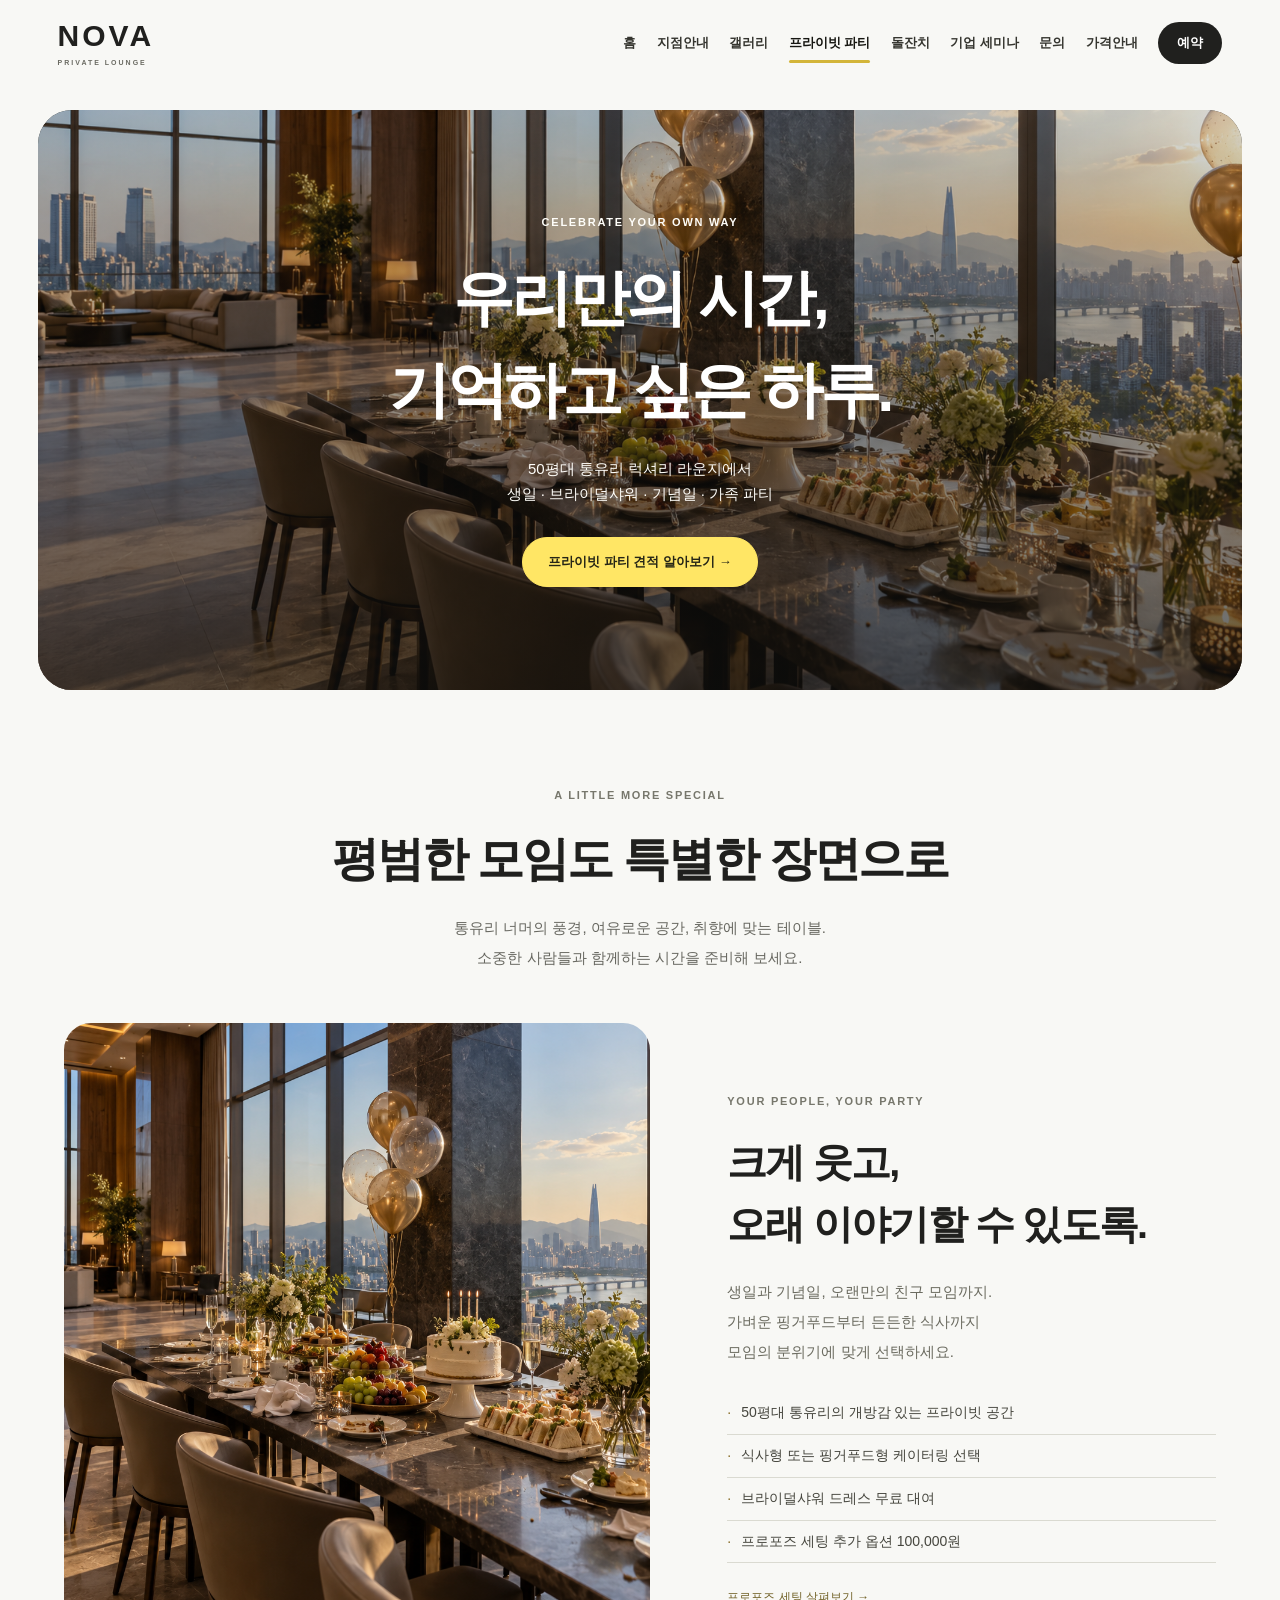
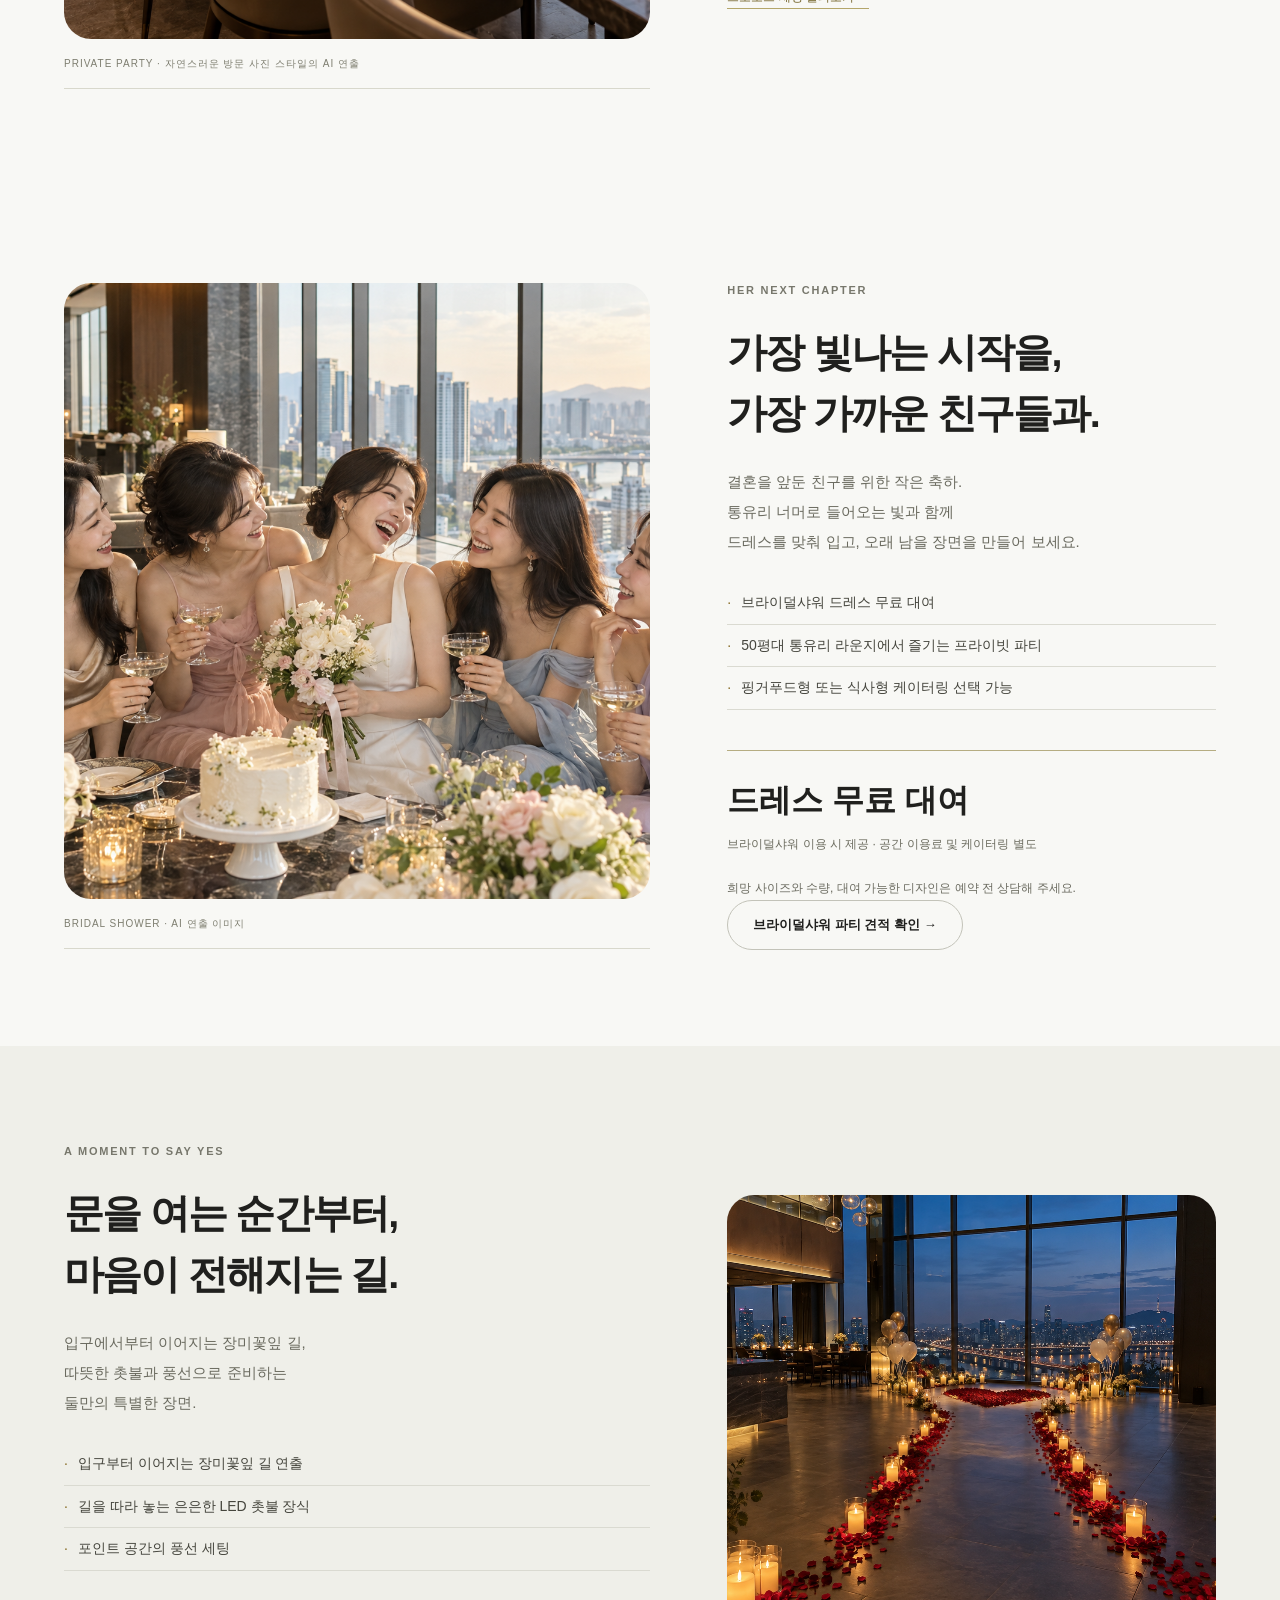
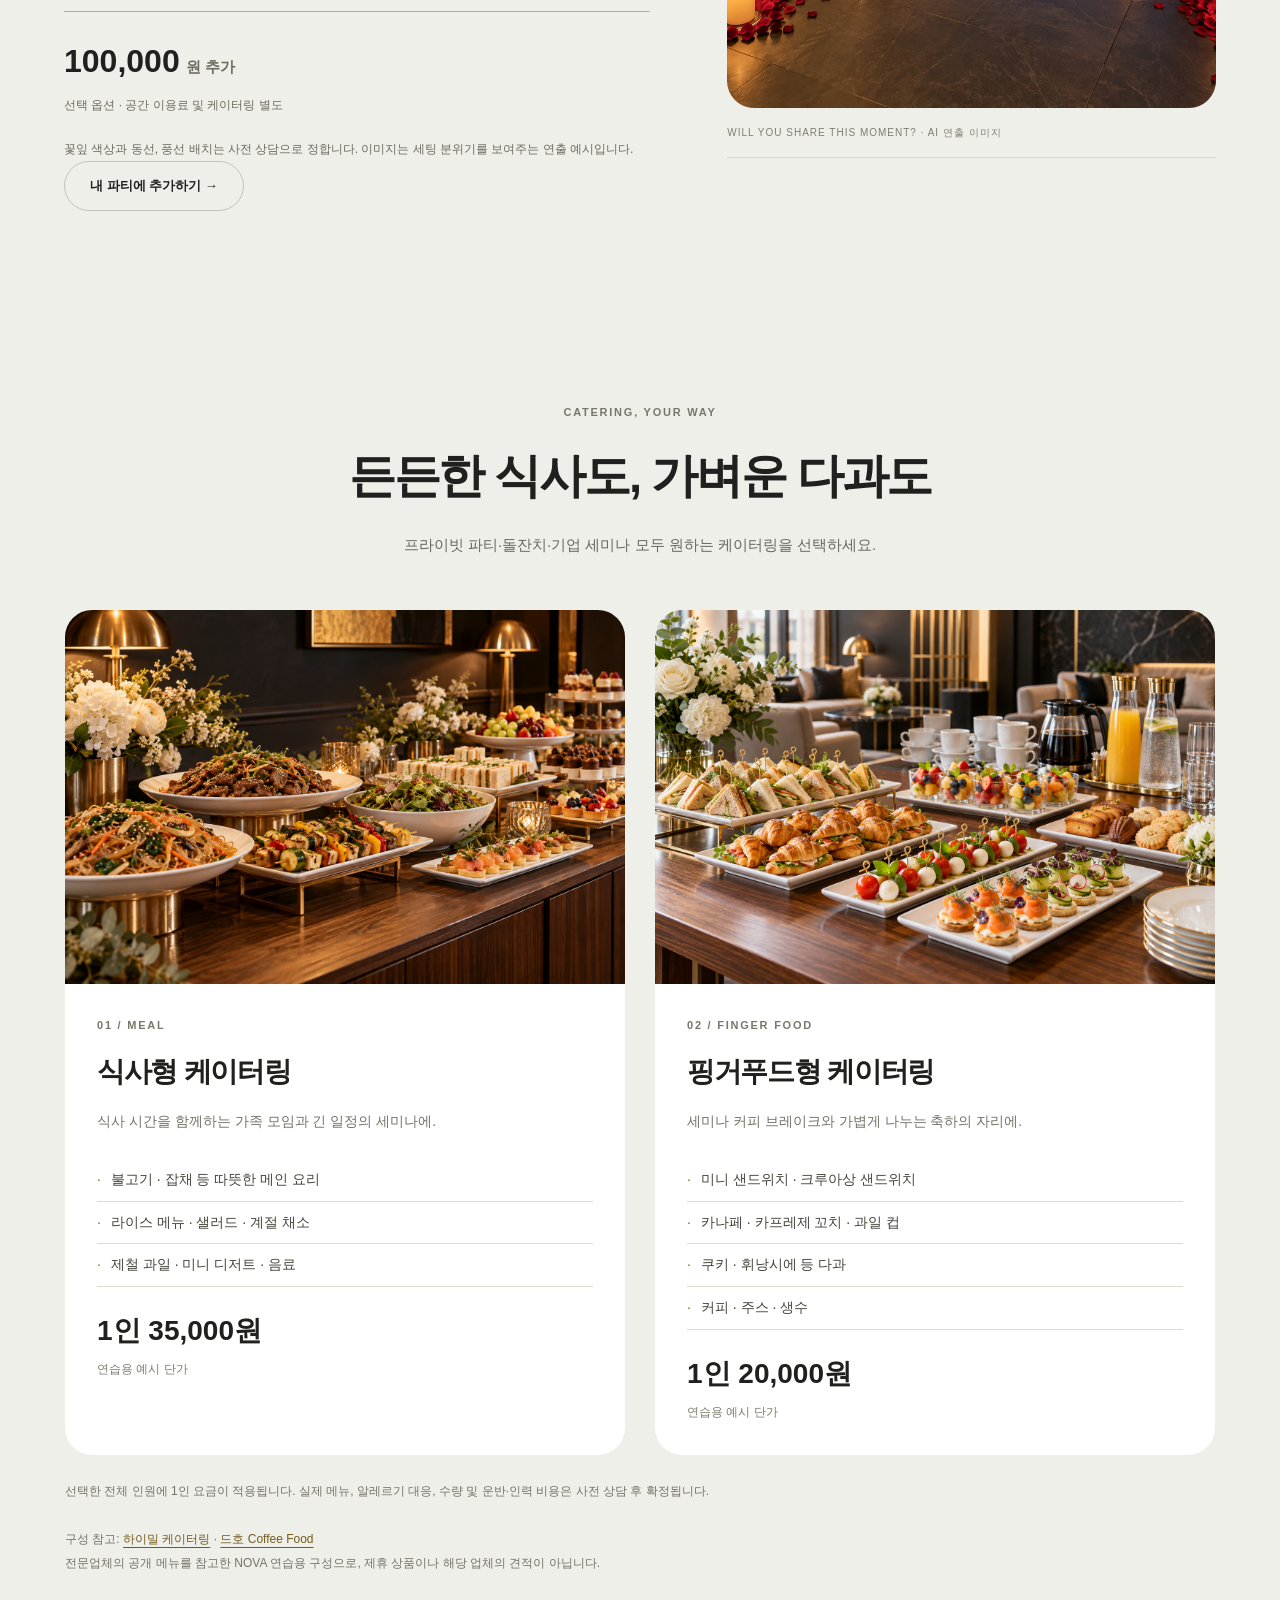
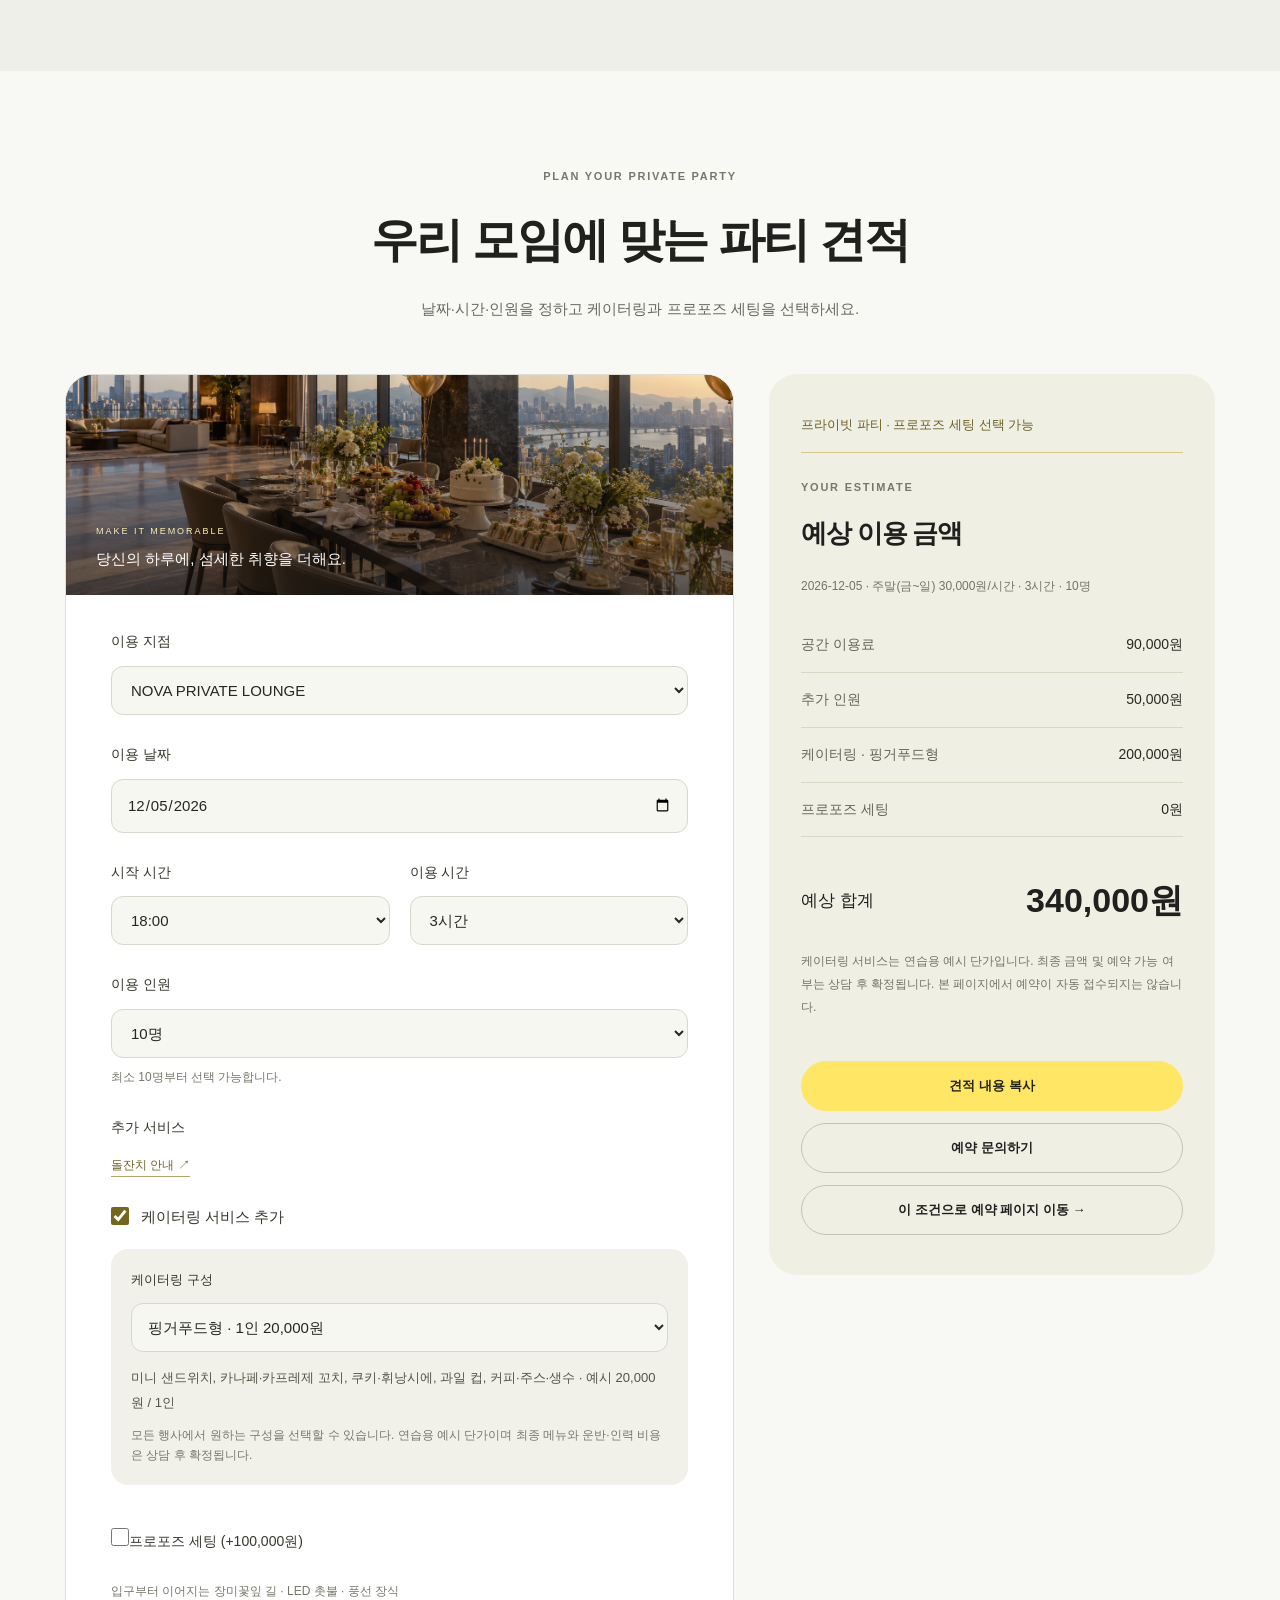
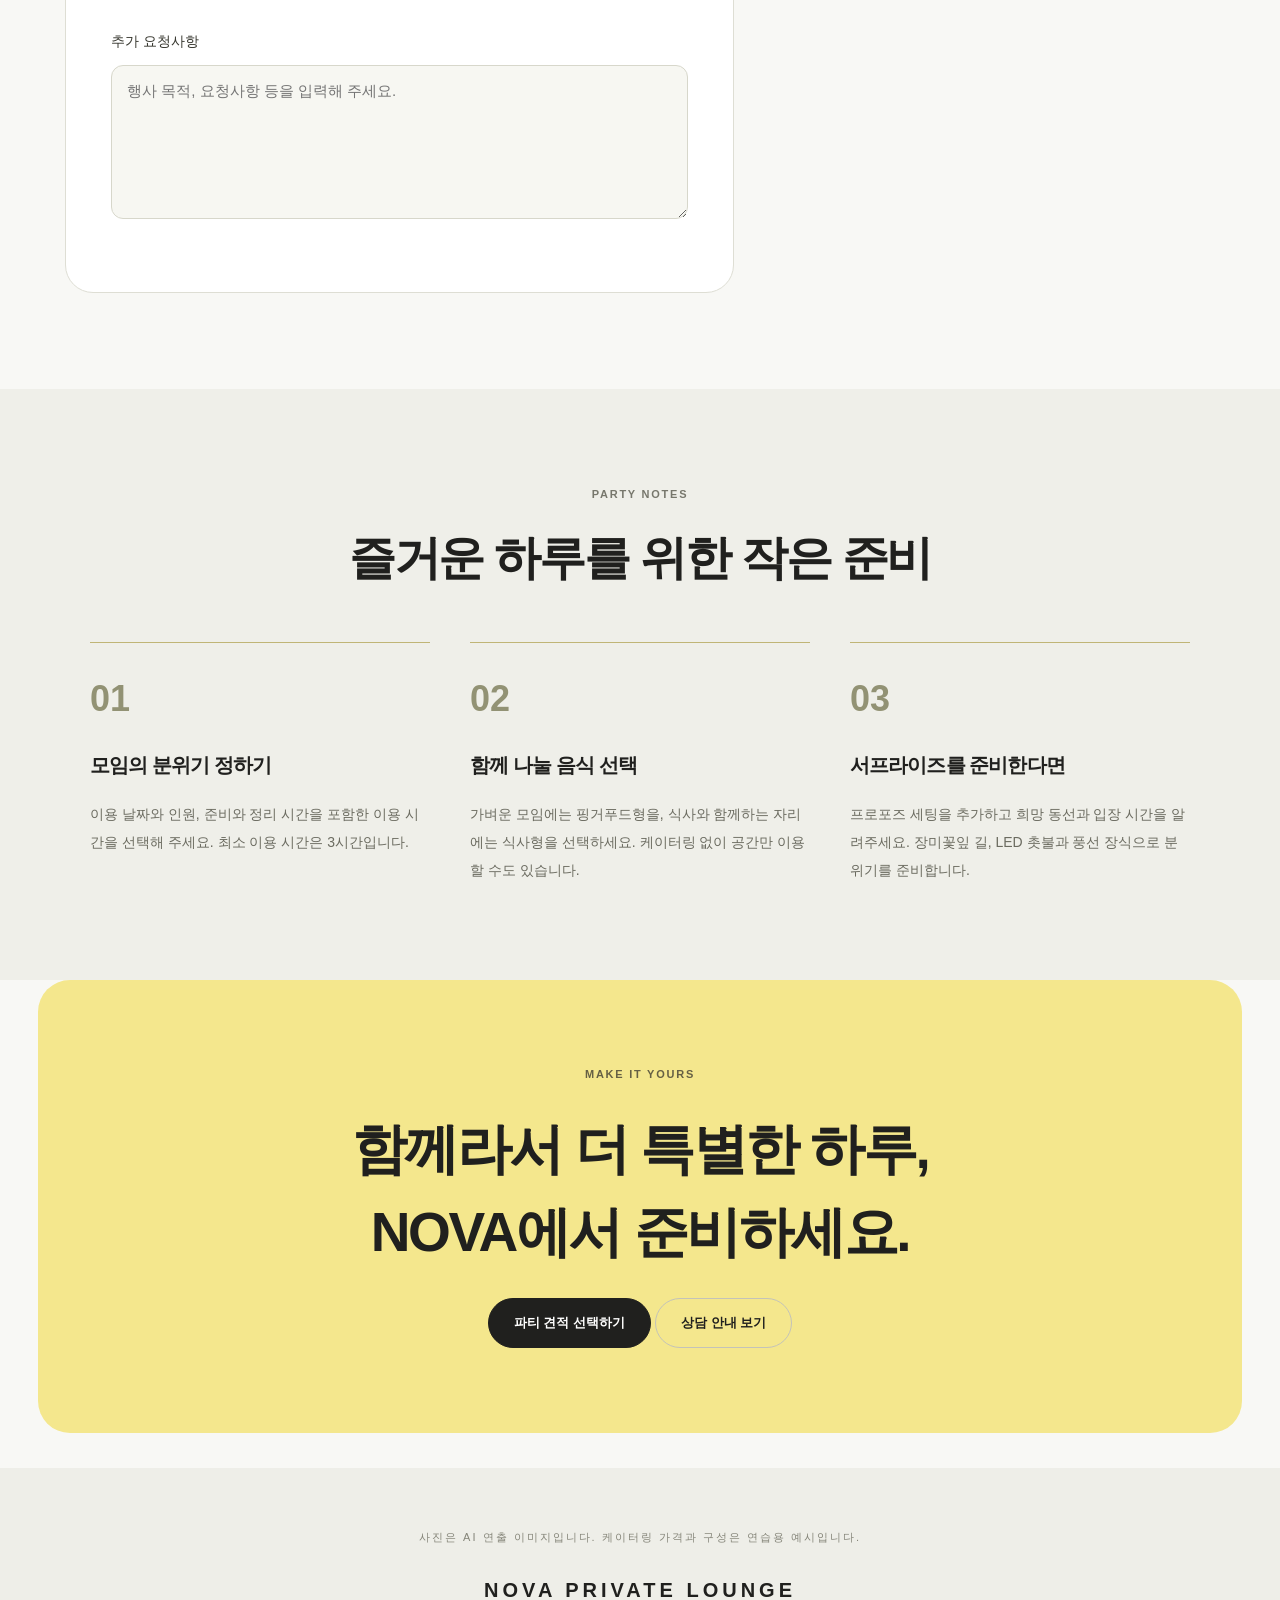
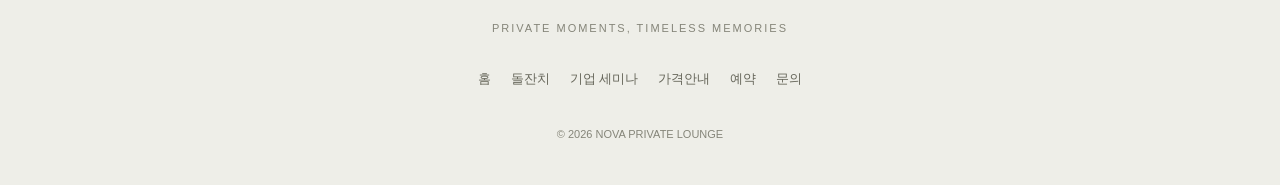
<file: party.html>
<!doctype html>
<html lang="ko"><head><meta charset="UTF-8" /><meta name="viewport" content="width=device-width, initial-scale=1.0" /><meta name="description" content="NOVA 프라이빗 파티. 50평대 통유리 럭셔리 공간에서 생일과 기념일, 가족·친구 모임. 브라이덜샤워 드레스 무료 대여, 식사형·핑거푸드형 케이터링과 프로포즈 세팅 100,000원 옵션." /><title>프라이빗 파티 | NOVA PRIVATE LOUNGE</title><link rel="stylesheet" href="style.css" />    <link rel="stylesheet" href="experience.css" />
  </head><body class="nova-refresh">
    <a class="skip-link" href="#main-content">본문 바로가기</a>
    <header class="header">
      <a href="index.html" class="logo">NOVA<span>PRIVATE LOUNGE</span></a>
      <button class="menu-toggle" aria-label="메뉴 열기">☰</button>
      <nav class="nav" aria-label="메인 메뉴">
        <a href="index.html">홈</a>
        <a href="locations.html">지점안내</a>
        <a href="gallery.html">갤러리</a>
        <a href="party.html" class="active" aria-current="page">프라이빗 파티</a>
        <a href="doljanchi.html" >돌잔치</a>
        <a href="seminar.html" >기업 세미나</a>
        <a href="contact.html">문의</a>
        <a href="pricing.html">가격안내</a>
        <a href="booking.html">예약</a>
      </nav>
    </header>
<main id="main-content">
  <section class="page-hero media-hero dol-hero party-hero"><img class="page-hero-image" src="assets/glass-party.png" alt="" aria-hidden="true" fetchpriority="high" /><p class="eyebrow">CELEBRATE YOUR OWN WAY</p><h1>우리만의 시간,<br />기억하고 싶은 하루.</h1><p>50평대 통유리 럭셔리 라운지에서<br />생일 · 브라이덜샤워 · 기념일 · 가족 파티</p><a href="#event-estimate" class="btn btn-gold">프라이빗 파티 견적 알아보기 →</a></section>
  <section class="section"><div class="section-heading"><p class="eyebrow">A LITTLE MORE SPECIAL</p><h2>평범한 모임도 특별한 장면으로</h2><p>통유리 너머의 풍경, 여유로운 공간, 취향에 맞는 테이블.<br />소중한 사람들과 함께하는 시간을 준비해 보세요.</p></div><div class="dol-editorial"><figure class="dol-photo"><img src="assets/glass-party.png" alt="통유리 럭셔리 라운지의 파티 테이블 AI 연출 이미지" loading="lazy" /><figcaption>PRIVATE PARTY · 자연스러운 방문 사진 스타일의 AI 연출</figcaption></figure><div class="dol-copy"><p class="eyebrow">YOUR PEOPLE, YOUR PARTY</p><h2>크게 웃고,<br />오래 이야기할 수 있도록.</h2><p>생일과 기념일, 오랜만의 친구 모임까지.<br />가벼운 핑거푸드부터 든든한 식사까지<br />모임의 분위기에 맞게 선택하세요.</p><ul class="dol-list"><li>50평대 통유리의 개방감 있는 프라이빗 공간</li><li>식사형 또는 핑거푸드형 케이터링 선택</li><li>브라이덜샤워 드레스 무료 대여</li><li>프로포즈 세팅 추가 옵션 100,000원</li></ul><a href="#proposal-guide" class="service-guide-link">프로포즈 세팅 살펴보기 →</a></div></div></section>
  <section class="section" id="bridal-guide">
    <div class="dol-editorial">
      <figure class="dol-photo">
        <img src="assets/glass-bridal-shower.png" alt="통유리 럭셔리 라운지에서 드레스를 입고 브라이덜샤워를 즐기는 성인 여성 5명의 AI 연출 이미지" loading="lazy" />
        <figcaption>BRIDAL SHOWER · AI 연출 이미지</figcaption>
      </figure>
      <div class="dol-copy">
        <p class="eyebrow">HER NEXT CHAPTER</p>
        <h2>가장 빛나는 시작을,<br />가장 가까운 친구들과.</h2>
        <p>결혼을 앞둔 친구를 위한 작은 축하.<br />통유리 너머로 들어오는 빛과 함께<br />드레스를 맞춰 입고, 오래 남을 장면을 만들어 보세요.</p>
        <ul class="dol-list">
          <li>브라이덜샤워 드레스 무료 대여</li>
          <li>50평대 통유리 라운지에서 즐기는 프라이빗 파티</li>
          <li>핑거푸드형 또는 식사형 케이터링 선택 가능</li>
        </ul>
        <div class="dol-price"><strong>드레스 무료 대여</strong><small>브라이덜샤워 이용 시 제공 · 공간 이용료 및 케이터링 별도</small></div>
        <p class="dol-fine">희망 사이즈와 수량, 대여 가능한 디자인은 예약 전 상담해 주세요.</p>
        <a href="#event-estimate" class="btn btn-outline">브라이덜샤워 파티 견적 확인 →</a>
      </div>
    </div>
  </section>
  <section class="section section-dark" id="proposal-guide"><div class="dol-editorial dol-editorial-reverse"><figure class="dol-photo"><img src="assets/glass-proposal.png" alt="입구에서 통유리 창가까지 장미꽃잎 길과 LED 촛불, 풍선으로 꾸민 프로포즈 AI 연출 이미지" loading="lazy" /><figcaption>WILL YOU SHARE THIS MOMENT? · AI 연출 이미지</figcaption></figure><div class="dol-copy"><p class="eyebrow">A MOMENT TO SAY YES</p><h2>문을 여는 순간부터,<br />마음이 전해지는 길.</h2><p>입구에서부터 이어지는 장미꽃잎 길,<br />따뜻한 촛불과 풍선으로 준비하는<br />둘만의 특별한 장면.</p><ul class="dol-list"><li>입구부터 이어지는 장미꽃잎 길 연출</li><li>길을 따라 놓는 은은한 LED 촛불 장식</li><li>포인트 공간의 풍선 세팅</li></ul><div class="dol-price"><strong>100,000<span>원 추가</span></strong><small>선택 옵션 · 공간 이용료 및 케이터링 별도</small></div><p class="dol-fine">꽃잎 색상과 동선, 풍선 배치는 사전 상담으로 정합니다. 이미지는 세팅 분위기를 보여주는 연출 예시입니다.</p><button type="button" id="chooseProposal" class="btn btn-outline">내 파티에 추가하기 →</button></div></div></section>
      <section class="section section-dark" id="catering-guide">
        <div class="section-heading"><p class="eyebrow">CATERING, YOUR WAY</p><h2>든든한 식사도, 가벼운 다과도</h2><p>프라이빗 파티·돌잔치·기업 세미나 모두 원하는 케이터링을 선택하세요.</p></div>
        <div class="catering-cards">
          <article class="catering-card"><img src="assets/dol-buffet.png" alt="식사형 케이터링 AI 연출 이미지" loading="lazy" /><div><p class="eyebrow">01 / MEAL</p><h3>식사형 케이터링</h3><p>식사 시간을 함께하는 가족 모임과 긴 일정의 세미나에.</p><ul class="dol-list"><li>불고기 · 잡채 등 따뜻한 메인 요리</li><li>라이스 메뉴 · 샐러드 · 계절 채소</li><li>제철 과일 · 미니 디저트 · 음료</li></ul><strong>1인 35,000원</strong><small>연습용 예시 단가</small></div></article>
          <article class="catering-card"><img src="assets/finger-food.png" alt="샌드위치와 다과, 커피 및 음료 케이터링 AI 연출 이미지" loading="lazy" /><div><p class="eyebrow">02 / FINGER FOOD</p><h3>핑거푸드형 케이터링</h3><p>세미나 커피 브레이크와 가볍게 나누는 축하의 자리에.</p><ul class="dol-list"><li>미니 샌드위치 · 크루아상 샌드위치</li><li>카나페 · 카프레제 꼬치 · 과일 컵</li><li>쿠키 · 휘낭시에 등 다과</li><li>커피 · 주스 · 생수</li></ul><strong>1인 20,000원</strong><small>연습용 예시 단가</small></div></article>
        </div>
        <p class="catering-service-note">선택한 전체 인원에 1인 요금이 적용됩니다. 실제 메뉴, 알레르기 대응, 수량 및 운반·인력 비용은 사전 상담 후 확정됩니다.</p>
        <p class="catering-sources">구성 참고: <a href="https://haymeal.kr/catering" target="_blank" rel="noopener noreferrer">하이밀 케이터링</a> · <a href="https://www.dehostyle.com/default/CATERING/sub0304.php" target="_blank" rel="noopener noreferrer">드호 Coffee Food</a><br />전문업체의 공개 메뉴를 참고한 NOVA 연습용 구성으로, 제휴 상품이나 해당 업체의 견적이 아닙니다.</p>
      </section>
  <section class="section" id="event-estimate"><div class="section-heading"><p class="eyebrow">PLAN YOUR PRIVATE PARTY</p><h2>우리 모임에 맞는 파티 견적</h2><p>날짜·시간·인원을 정하고 케이터링과 프로포즈 세팅을 선택하세요.</p></div>
        <div class="booking-layout">
          <form id="bookingForm" class="booking-form" data-event="party">
            <figure class="booking-mood">
              <img src="assets/glass-party.png" alt="행사 공간 AI 연출 이미지" width="1600" height="1067" loading="lazy" />
              <figcaption><span>MAKE IT MEMORABLE</span>당신의 하루에, 섬세한 취향을 더해요.</figcaption>
            </figure>
            <div class="form-group">
              <label for="branch">이용 지점</label>
              <select id="branch" required>
                <option value="nova">NOVA PRIVATE LOUNGE</option>
              </select>
            </div>

            <div class="form-group event-type-field fixed-event-field">
              <label for="eventType">행사 종류</label>
              <select id="eventType"><option value="party">프라이빗 파티</option><option value="dol">돌잔치</option><option value="seminar">기업 세미나</option></select>
              <small id="eventFacilities">행사에 맞는 케이터링을 선택해 주세요.</small>
            </div>
            <div class="form-group">
              <label for="date">이용 날짜</label>
              <input type="date" id="date" required />
            </div>

            <div class="form-row">
              <div class="form-group">
                <label for="startTime">시작 시간</label>
                <select id="startTime" required></select>
              </div>

              <div class="form-group">
                <label for="hours">이용 시간</label>
                <select id="hours">
                  <option value="3">3시간</option>
                  <option value="4">4시간</option>
                  <option value="5">5시간</option>
                  <option value="6">6시간</option>
                  <option value="7">7시간</option>
                  <option value="8">8시간</option>
                  <option value="9">9시간</option>
                  <option value="10">10시간</option>
                  <option value="11">11시간</option>
                  <option value="12">12시간</option>
                </select>
              </div>
            </div>

            <div class="form-group">
              <label for="guests">이용 인원</label>
              <select id="guests"></select>
              <small id="guestGuide">최소 10명부터 선택 가능합니다.</small>
            </div>

            <div class="form-group">
              <label>추가 서비스</label>
              <a class="service-guide-link" href="doljanchi.html">돌잔치 안내 ↗</a>

              <label class="check-option">
                <input type="checkbox" id="catering" />
                <span>케이터링 서비스 추가</span>
              </label>

              <div id="cateringOptions" class="sub-options" hidden>
                <label for="cateringType">케이터링 구성</label>
                <select id="cateringType">
                  <option value="meal">식사형 · 1인 35,000원</option>
                  <option value="finger">핑거푸드형 · 1인 20,000원</option>
                </select>
                <p id="cateringMenu" class="catering-menu"></p>
                <small>모든 행사에서 원하는 구성을 선택할 수 있습니다. 연습용 예시 단가이며 최종 메뉴와 운반·인력 비용은 상담 후 확정됩니다.</small>
              </div>

              <label class="check-option" id="dolTableOption">
                <input type="checkbox" id="dolTable" />
                <span>돌상 세팅 (+200,000원)</span>
              </label>
            </div>

            <div class="form-group" id="proposalOption" hidden>
              <label class="check-option"><input type="checkbox" id="proposal" /><span>프로포즈 세팅 (+100,000원)</span></label>
              <small>입구부터 이어지는 장미꽃잎 길 · LED 촛불 · 풍선 장식</small>
            </div>
            <div class="form-group">
              <label for="request">추가 요청사항</label>
              <textarea
                id="request"
                rows="5"
                placeholder="행사 목적, 요청사항 등을 입력해 주세요."
              ></textarea>
            </div>
          </form>

          <aside class="estimate-card">
            <p id="bookingSelection" class="booking-selection" hidden></p>
            <p class="eyebrow">YOUR ESTIMATE</p>
            <h2>예상 이용 금액</h2>
            <p id="rateSummary" class="rate-summary"></p>

            <div class="estimate-line">
              <span>공간 이용료</span>
              <strong id="spaceAmount">0원</strong>
            </div>

            <div class="estimate-line">
              <span>추가 인원</span>
              <strong id="guestAmount">0원</strong>
            </div>

            <div class="estimate-line">
              <span id="cateringSummary">케이터링 서비스</span>
              <strong id="cateringAmount">0원</strong>
            </div>

            <div class="estimate-line" id="dolEstimateLine">
              <span>돌상 세팅</span>
              <strong id="dolAmount">0원</strong>
            </div>

            <div class="estimate-line" id="proposalEstimateLine" hidden><span>프로포즈 세팅</span><strong id="proposalAmount">0원</strong></div>
            <div class="estimate-total">
              <span>예상 합계</span>
              <strong id="totalAmount" aria-live="polite">0원</strong>
            </div>

            <p class="estimate-note">
              케이터링 서비스는 연습용 예시 단가입니다. 최종 금액 및 예약 가능 여부는 상담 후 확정됩니다. 본 페이지에서
              예약이 자동 접수되지는 않습니다.
            </p>

            <button type="button" id="copyEstimate" class="btn btn-gold">
              견적 내용 복사
            </button>

            <a href="contact.html" class="btn btn-outline"> 예약 문의하기 </a>
            <a id="continueBooking" class="btn btn-outline" href="booking.html" hidden>이 조건으로 예약 페이지 이동 →</a>
          </aside>
        </div>
  </section>
  <section class="section section-dark"><div class="section-heading"><p class="eyebrow">PARTY NOTES</p><h2>즐거운 하루를 위한 작은 준비</h2></div><div class="dol-steps"><article><span>01</span><h3>모임의 분위기 정하기</h3><p>이용 날짜와 인원, 준비와 정리 시간을 포함한 이용 시간을 선택해 주세요. 최소 이용 시간은 3시간입니다.</p></article><article><span>02</span><h3>함께 나눌 음식 선택</h3><p>가벼운 모임에는 핑거푸드형을, 식사와 함께하는 자리에는 식사형을 선택하세요. 케이터링 없이 공간만 이용할 수도 있습니다.</p></article><article><span>03</span><h3>서프라이즈를 준비한다면</h3><p>프로포즈 세팅을 추가하고 희망 동선과 입장 시간을 알려주세요. 장미꽃잎 길, LED 촛불과 풍선 장식으로 분위기를 준비합니다.</p></article></div></section>
  <section class="contact-bottom"><p class="eyebrow">MAKE IT YOURS</p><h2>함께라서 더 특별한 하루,<br />NOVA에서 준비하세요.</h2><a href="#event-estimate" class="btn btn-gold">파티 견적 선택하기</a> <a href="contact.html" class="btn btn-outline">상담 안내 보기</a></section>
</main>
    <footer class="footer">
      <p class="media-disclaimer">사진은 AI 연출 이미지입니다. 케이터링 가격과 구성은 연습용 예시입니다.</p>
      <p class="footer-logo">NOVA PRIVATE LOUNGE</p><p>PRIVATE MOMENTS, TIMELESS MEMORIES</p>
      <div class="footer-links"><a href="index.html">홈</a><a href="doljanchi.html">돌잔치</a>
        <a href="seminar.html">기업 세미나</a><a href="pricing.html">가격안내</a><a href="booking.html">예약</a><a href="contact.html">문의</a></div>
      <small>© 2026 NOVA PRIVATE LOUNGE</small>
    </footer><script src="estimate.js"></script><script src="script.js"></script>
    <script src="experience.js"></script></body></html>
</file>
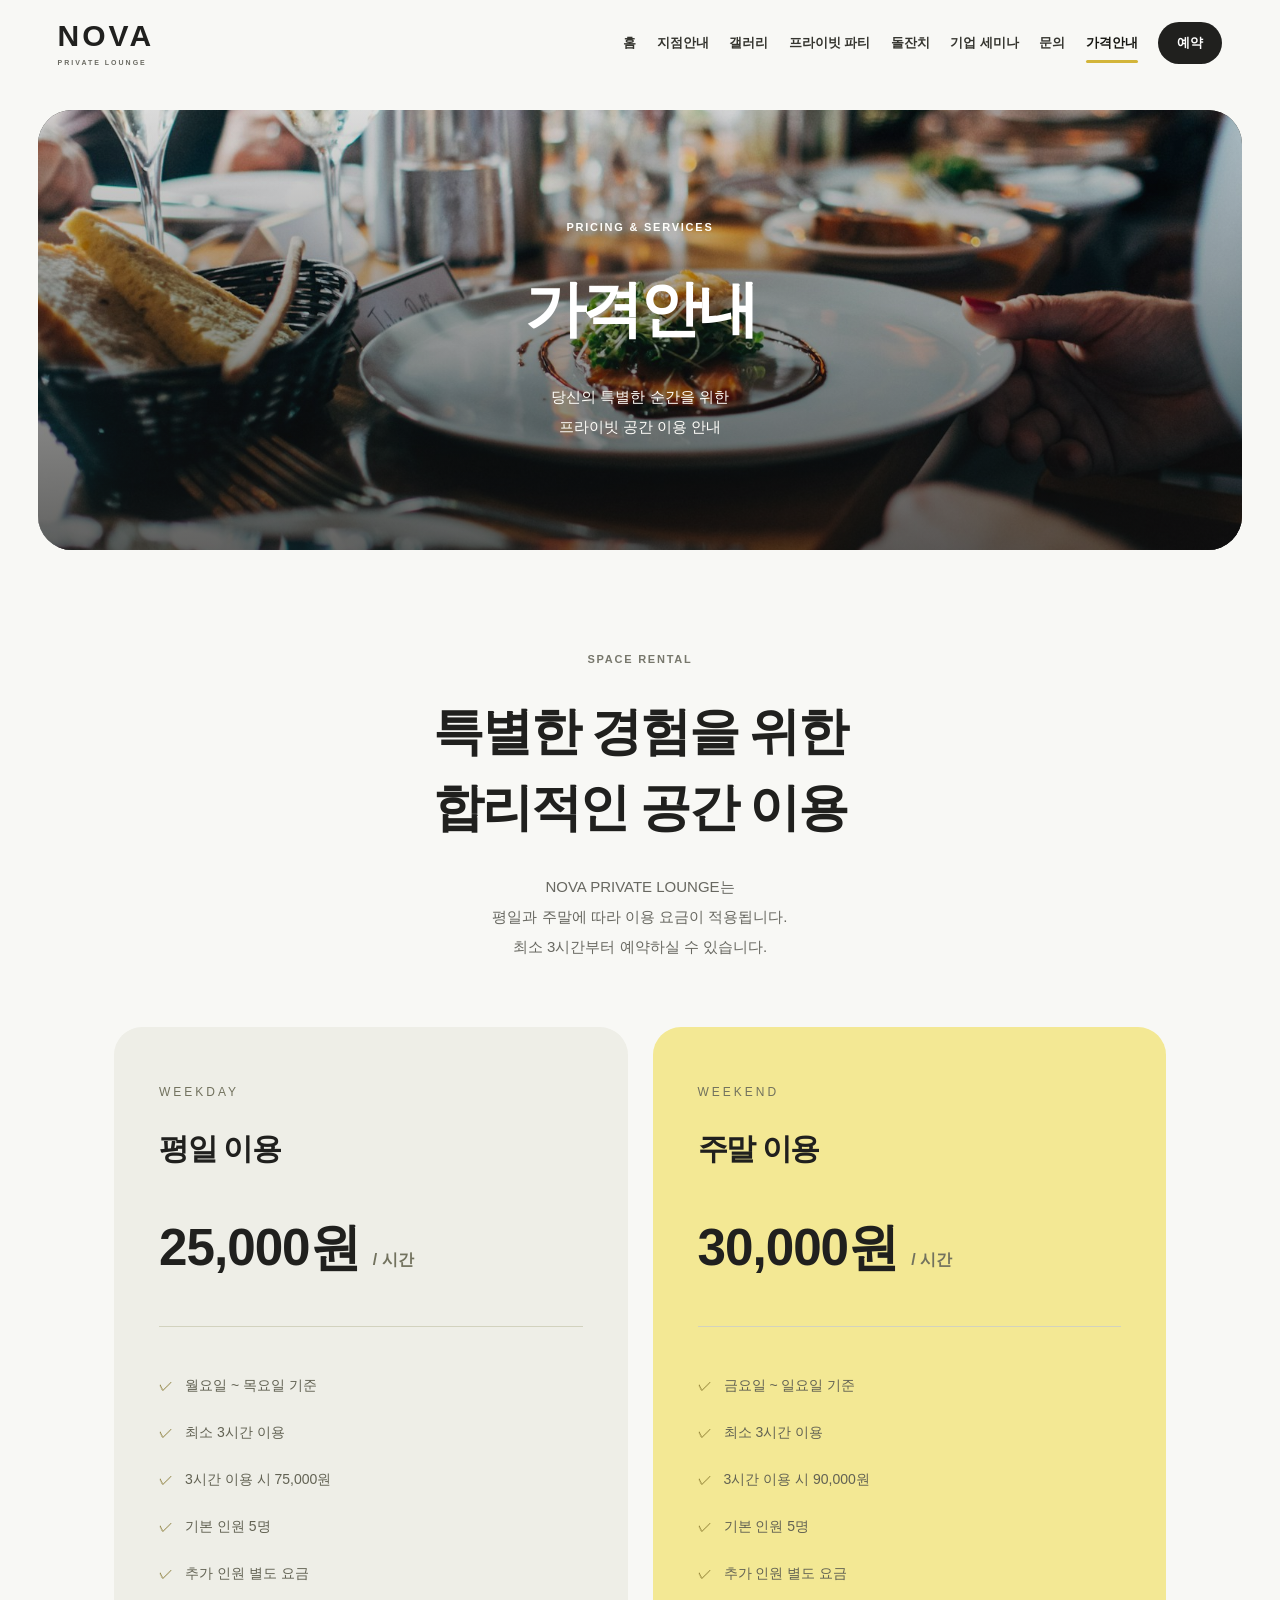
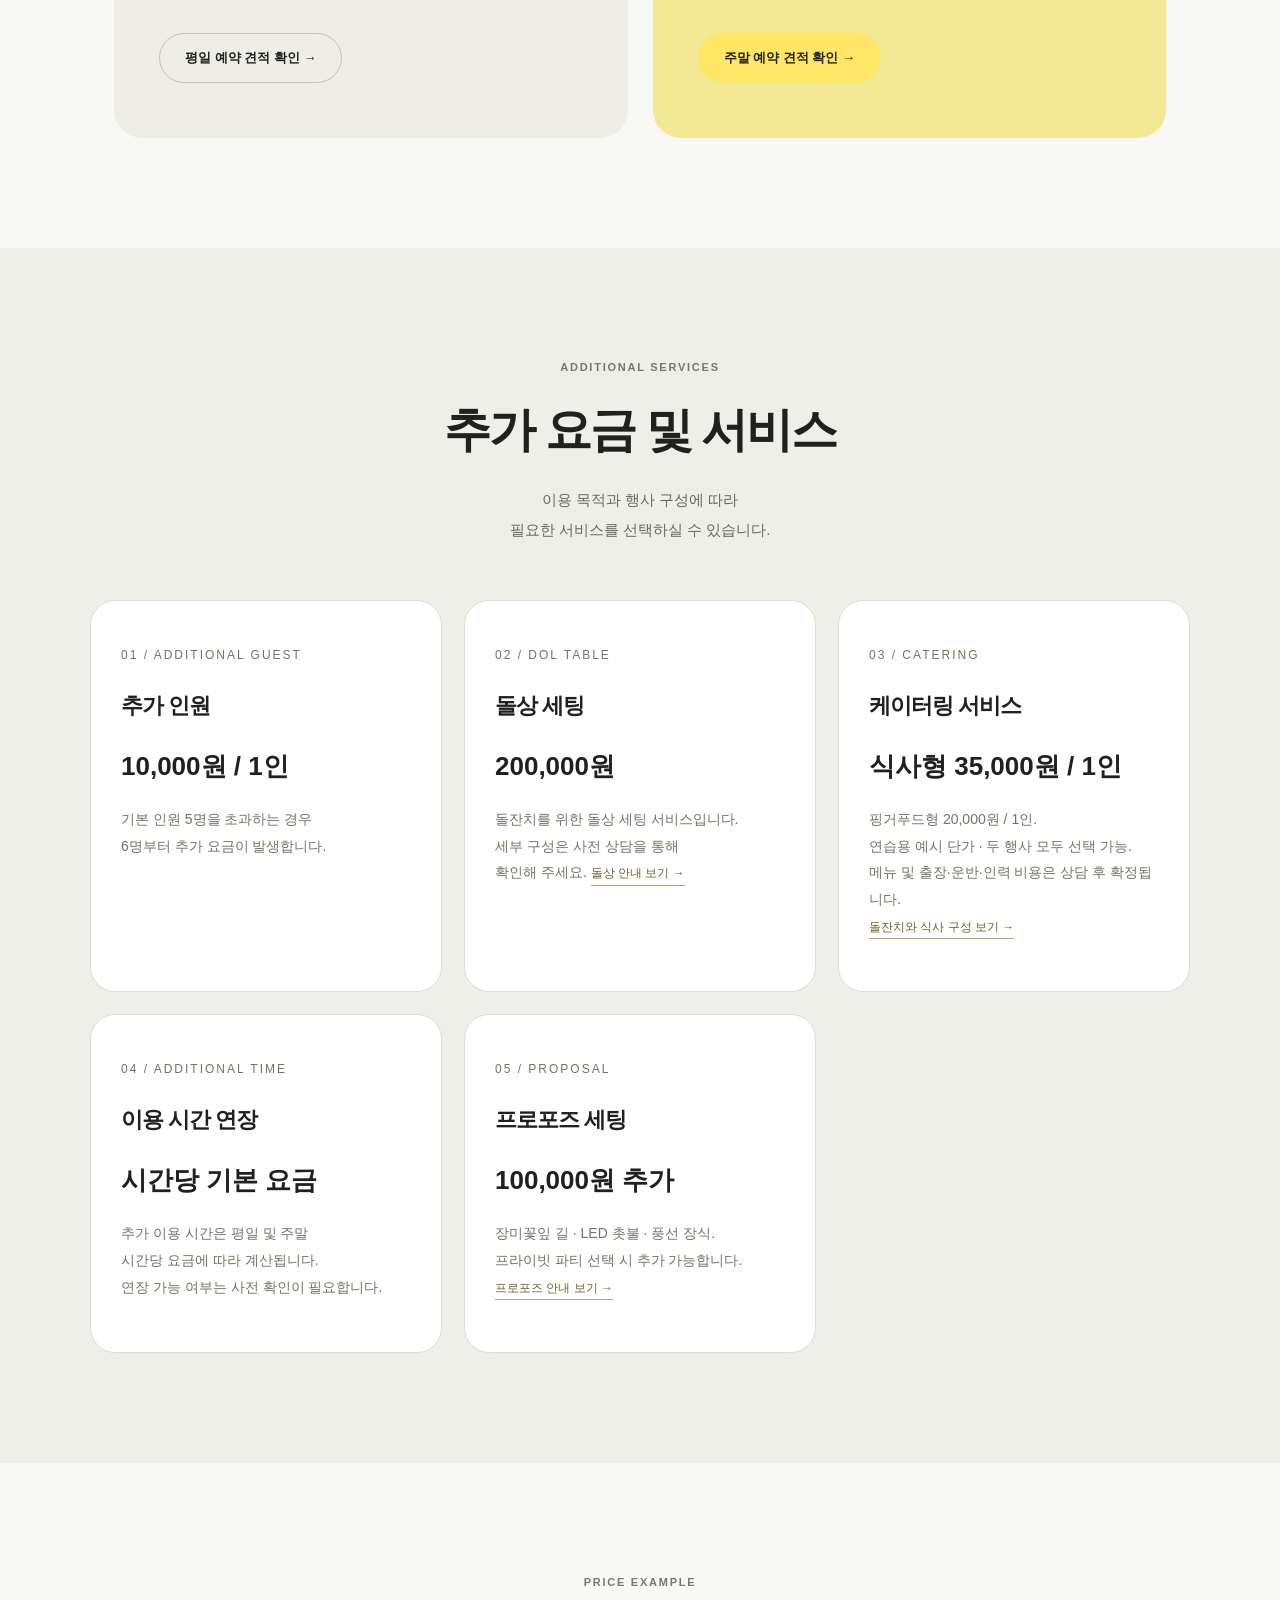
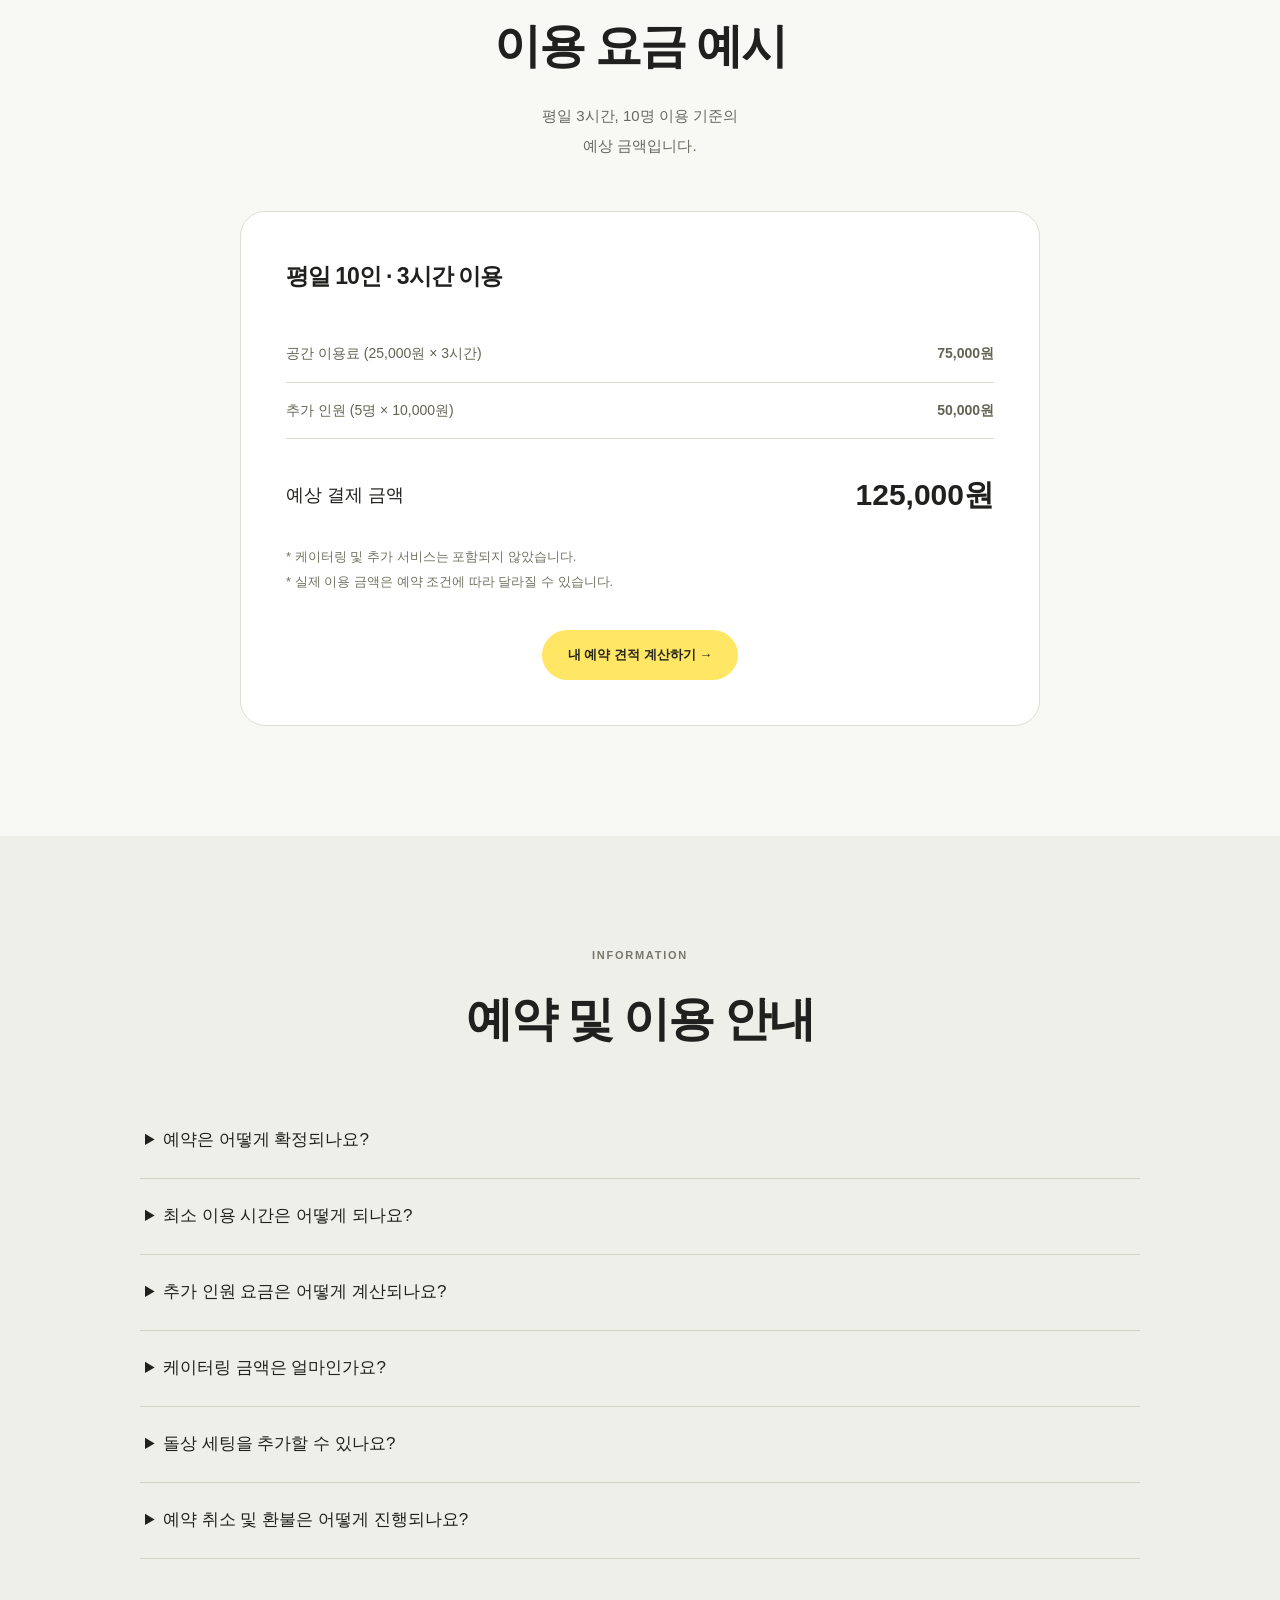
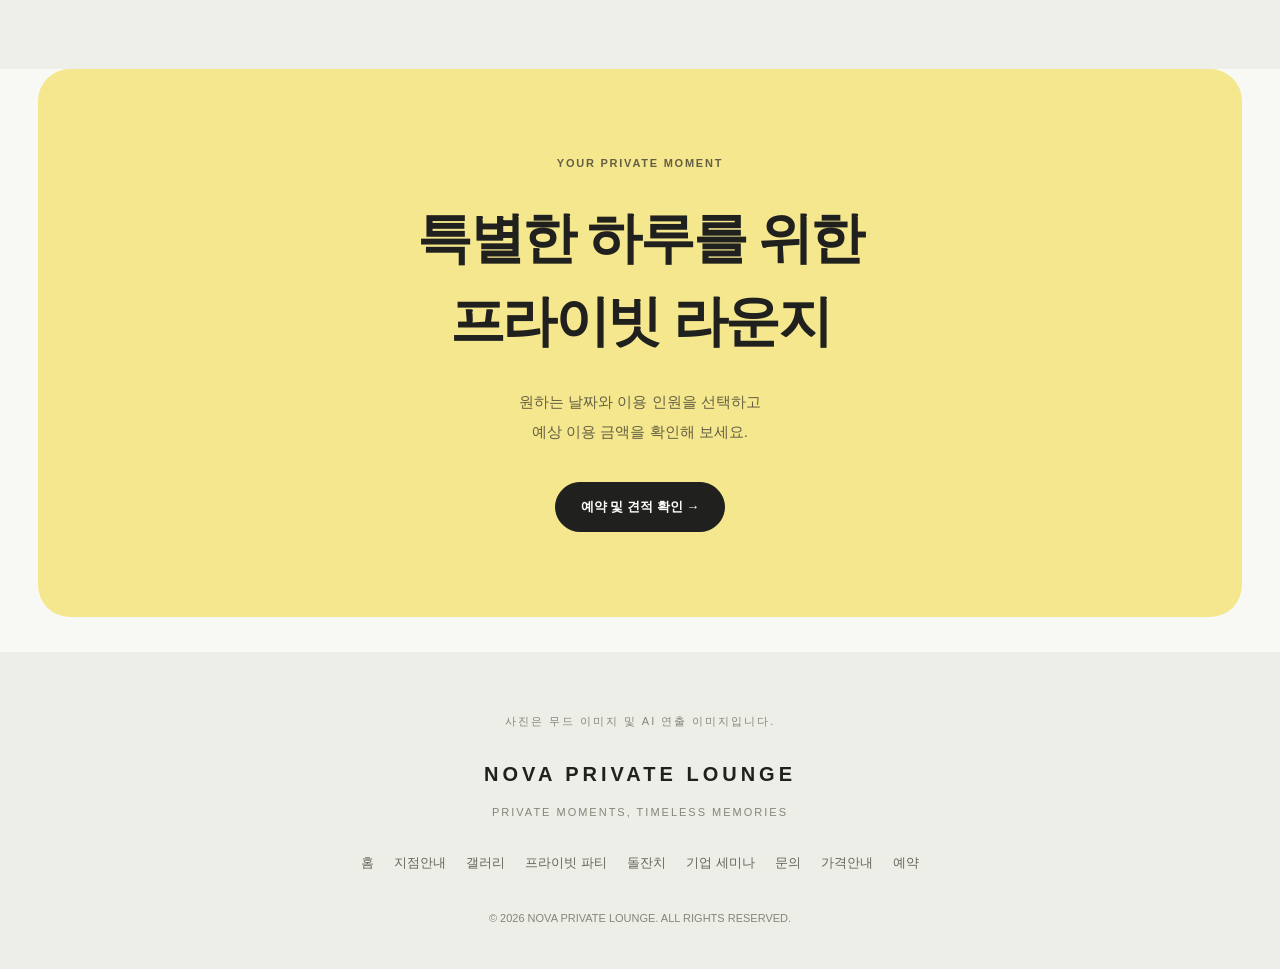
<file: pricing.html>
<!doctype html>
<html lang="ko">
  <head>
    <meta charset="UTF-8" />
    <meta name="viewport" content="width=device-width, initial-scale=1.0" />

    <meta
      name="description"
      content="NOVA PRIVATE LOUNGE 가격안내. 평일 및 주말 공간 대여 요금, 추가 인원, 케이터링, 돌상 세팅, 예약 안내."
    />

    <title>가격안내 | NOVA PRIVATE LOUNGE</title>

    <link rel="stylesheet" href="style.css" />

    <style>
      /* 가격안내 페이지 전용 스타일 */

      .pricing-intro {
        max-width: 1000px;
        margin: 0 auto;
        padding: 100px 24px 65px;
        text-align: center;
      }

      .pricing-intro h2 {
        font-size: clamp(32px, 4vw, 54px);
        font-weight: 400;
        line-height: 1.5;
        margin: 25px 0;
      }

      .pricing-intro > p:last-child {
        color: #b7b0a8;
        line-height: 2;
      }

      .pricing-cards {
        max-width: 1100px;
        margin: 0 auto 110px;
        padding: 0 24px;
        display: grid;
        grid-template-columns: repeat(2, minmax(0, 1fr));
        gap: 25px;
      }

      .pricing-card {
        padding: 55px 45px;
        background: #171618;
        border: 1px solid #3a342e;
        position: relative;
        transition: 0.3s;
      }

      .pricing-card:hover {
        transform: translateY(-6px);
        border-color: #c9a66b;
      }

      .pricing-card.featured {
        border-color: #c9a66b;
        background: linear-gradient(145deg, #242019, #141315);
      }

      .pricing-tag {
        color: #c9a66b;
        font-size: 12px;
        letter-spacing: 3px;
      }

      .pricing-card h3 {
        font-size: 30px;
        font-weight: 400;
        margin: 20px 0 30px;
      }

      .price-number {
        color: #d6b47d;
        font-size: clamp(35px, 4vw, 55px);
        font-weight: 400;
        letter-spacing: -1px;
      }

      .price-number small {
        font-size: 16px;
        color: #a9a29a;
        letter-spacing: 0;
      }

      .price-divider {
        border: none;
        border-top: 1px solid #40382f;
        margin: 35px 0;
      }

      .pricing-features {
        padding: 0;
        margin: 0 0 35px;
        list-style: none;
      }

      .pricing-features li {
        padding: 11px 0;
        color: #c4bdb4;
        font-size: 14px;
        line-height: 1.8;
      }

      .pricing-features li::before {
        content: "✓";
        color: #c9a66b;
        margin-right: 12px;
      }

      .pricing-card .btn {
        display: inline-block;
      }

      .pricing-detail-section {
        background: #141315;
        padding: 110px 24px;
      }

      .pricing-detail-grid {
        max-width: 1100px;
        margin: 55px auto 0;
        display: grid;
        grid-template-columns: repeat(3, minmax(0, 1fr));
        gap: 22px;
      }

      .pricing-detail-card {
        border: 1px solid #3a342e;
        padding: 40px 30px;
        background: #1b191a;
      }

      .pricing-detail-card span {
        color: #c9a66b;
        font-size: 12px;
        letter-spacing: 2px;
      }

      .pricing-detail-card h3 {
        font-size: 22px;
        font-weight: 500;
        margin: 20px 0;
      }

      .pricing-detail-card strong {
        display: block;
        color: #d6b47d;
        font-size: 26px;
        font-weight: 400;
        margin-bottom: 18px;
      }

      .pricing-detail-card p {
        color: #aaa39b;
        font-size: 14px;
        line-height: 1.9;
      }

      .pricing-example-section {
        padding: 110px 24px;
      }

      .pricing-example-box {
        max-width: 800px;
        margin: 50px auto 0;
        padding: 45px;
        border: 1px solid #4a3d2f;
        background: #171618;
      }

      .pricing-example-box h3 {
        font-size: 23px;
        font-weight: 500;
        color: #d6b47d;
        margin: 0 0 30px;
      }

      .example-row {
        display: flex;
        justify-content: space-between;
        gap: 20px;
        padding: 16px 0;
        border-bottom: 1px solid #332e29;
        color: #c8c0b6;
        font-size: 14px;
      }

      .example-total {
        display: flex;
        justify-content: space-between;
        gap: 20px;
        margin-top: 30px;
        align-items: center;
      }

      .example-total span {
        font-size: 18px;
      }

      .example-total strong {
        color: #d6b47d;
        font-size: 30px;
        font-weight: 500;
      }

      .pricing-note {
        color: #a9a29a;
        font-size: 13px;
        line-height: 1.9;
        margin-top: 25px;
      }

      .pricing-guide {
        background: #171513;
        padding: 110px 24px;
      }

      .pricing-guide-inner {
        max-width: 1000px;
        margin: 50px auto 0;
      }

      .pricing-guide details {
        border-bottom: 1px solid #3c342c;
        padding: 23px 5px;
      }

      .pricing-guide summary {
        cursor: pointer;
        font-size: 17px;
        color: #eee7dc;
        list-style-position: inside;
      }

      .pricing-guide details p {
        padding: 15px 25px 0;
        color: #b5ada3;
        line-height: 2;
        font-size: 14px;
      }

      @media (max-width: 850px) {
        .pricing-detail-grid {
          grid-template-columns: repeat(2, minmax(0, 1fr));
        }
      }

      @media (max-width: 650px) {
        .pricing-intro {
          padding: 75px 20px 50px;
        }

        .pricing-cards,
        .pricing-detail-grid {
          grid-template-columns: 1fr;
        }

        .pricing-card {
          padding: 40px 28px;
        }

        .pricing-detail-section,
        .pricing-example-section,
        .pricing-guide {
          padding: 75px 20px;
        }

        .pricing-example-box {
          padding: 30px 22px;
        }

        .example-total strong {
          font-size: 25px;
        }
      }
    </style>
      <link rel="stylesheet" href="experience.css" />
  </head>

  <body class="nova-refresh">
    <!-- 상단 메뉴 -->
    <a class="skip-link" href="#main-content">본문 바로가기</a>
    <header class="header">
      <a href="index.html" class="logo">
        NOVA
        <span>PRIVATE LOUNGE</span>
      </a>

      <button class="menu-toggle" aria-label="메뉴 열기">☰</button>

      <nav class="nav">
        <a href="index.html">홈</a>
        <a href="locations.html">지점안내</a>
        <a href="gallery.html">갤러리</a>
        <a href="party.html">프라이빗 파티</a>
        <a href="doljanchi.html">돌잔치</a>
        <a href="seminar.html">기업 세미나</a>
        <a href="contact.html">문의</a>
        <a href="pricing.html" class="active">가격안내</a>
        <a href="booking.html">예약</a>
      </nav>
    </header>

    <main id="main-content">
      <!-- 상단 타이틀 -->
      <section class="page-hero media-hero">
        <img class="page-hero-image" src="assets/dining.jpg" alt="" aria-hidden="true" width="1800" height="1200" fetchpriority="high" />
        <p class="eyebrow">PRICING & SERVICES</p>
        <h1>가격안내</h1>
        <p>
          당신의 특별한 순간을 위한<br />
          프라이빗 공간 이용 안내
        </p>
      </section>

      <!-- 요금 소개 -->
      <section class="pricing-intro reveal">
        <p class="eyebrow">SPACE RENTAL</p>

        <h2>
          특별한 경험을 위한<br />
          합리적인 공간 이용
        </h2>

        <p>
          NOVA PRIVATE LOUNGE는<br />
          평일과 주말에 따라 이용 요금이 적용됩니다.<br />
          최소 3시간부터 예약하실 수 있습니다.
        </p>
      </section>

      <!-- 기본 요금 카드 -->
      <section class="pricing-cards">
        <!-- 평일 -->
        <article class="pricing-card reveal">
          <p class="pricing-tag">WEEKDAY</p>
          <h3>평일 이용</h3>

          <div class="price-number">
            25,000원
            <small>/ 시간</small>
          </div>

          <hr class="price-divider" />

          <ul class="pricing-features">
            <li>월요일 ~ 목요일 기준</li>
            <li>최소 3시간 이용</li>
            <li>3시간 이용 시 75,000원</li>
            <li>기본 인원 5명</li>
            <li>추가 인원 별도 요금</li>
          </ul>

          <a href="booking.html" class="btn btn-outline">
            평일 예약 견적 확인 →
          </a>
        </article>

        <!-- 주말 -->
        <article class="pricing-card featured reveal">
          <p class="pricing-tag">WEEKEND</p>
          <h3>주말 이용</h3>

          <div class="price-number">
            30,000원
            <small>/ 시간</small>
          </div>

          <hr class="price-divider" />

          <ul class="pricing-features">
            <li>금요일 ~ 일요일 기준</li>
            <li>최소 3시간 이용</li>
            <li>3시간 이용 시 90,000원</li>
            <li>기본 인원 5명</li>
            <li>추가 인원 별도 요금</li>
          </ul>

          <a href="booking.html" class="btn btn-gold">
            주말 예약 견적 확인 →
          </a>
        </article>
      </section>

      <!-- 추가 요금 -->
      <section class="pricing-detail-section">
        <div class="section-heading reveal">
          <p class="eyebrow">ADDITIONAL SERVICES</p>
          <h2>추가 요금 및 서비스</h2>
          <p>
            이용 목적과 행사 구성에 따라<br />
            필요한 서비스를 선택하실 수 있습니다.
          </p>
        </div>

        <div class="pricing-detail-grid">
          <article class="pricing-detail-card reveal">
            <span>01 / ADDITIONAL GUEST</span>
            <h3>추가 인원</h3>
            <strong>10,000원 / 1인</strong>
            <p>
              기본 인원 5명을 초과하는 경우<br />
              6명부터 추가 요금이 발생합니다.
            </p>
          </article>

          <article class="pricing-detail-card reveal">
            <span>02 / DOL TABLE</span>
            <h3>돌상 세팅</h3>
            <strong>200,000원</strong>
            <p>
              돌잔치를 위한 돌상 세팅 서비스입니다.<br />
              세부 구성은 사전 상담을 통해<br />
              확인해 주세요. <a class="service-guide-link" href="doljanchi.html">돌상 안내 보기 →</a>
            </p>
          </article>

          <article class="pricing-detail-card reveal">
            <span>03 / CATERING</span>
            <h3>케이터링 서비스</h3>
            <strong>식사형 35,000원 / 1인</strong>
            <p>
              핑거푸드형 20,000원 / 1인.<br />연습용 예시 단가 · 두 행사 모두 선택 가능.<br />
              메뉴 및 출장·운반·인력 비용은 상담 후 확정됩니다.<br />
              <a class="service-guide-link" href="doljanchi.html">돌잔치와 식사 구성 보기 →</a>
            </p>
          </article>

          <article class="pricing-detail-card reveal">
            <span>04 / ADDITIONAL TIME</span>
            <h3>이용 시간 연장</h3>
            <strong>시간당 기본 요금</strong>
            <p>
              추가 이용 시간은 평일 및 주말<br />
              시간당 요금에 따라 계산됩니다.<br />
              연장 가능 여부는 사전 확인이 필요합니다.
            </p>
          </article>

          <article class="pricing-detail-card reveal">
            <span>05 / PROPOSAL</span>
            <h3>프로포즈 세팅</h3>
            <strong>100,000원 추가</strong>
            <p>
              장미꽃잎 길 · LED 촛불 · 풍선 장식.<br />프라이빗 파티 선택 시 추가 가능합니다.<br /><a class="service-guide-link" href="party.html#proposal-guide">프로포즈 안내 보기 →</a>
            </p>
          </article>
        </div>
      </section>

      <!-- 견적 예시 -->
      <section class="pricing-example-section">
        <div class="section-heading reveal">
          <p class="eyebrow">PRICE EXAMPLE</p>
          <h2>이용 요금 예시</h2>
          <p>
            평일 3시간, 10명 이용 기준의<br />
            예상 금액입니다.
          </p>
        </div>

        <div class="pricing-example-box reveal">
          <h3>평일 10인 · 3시간 이용</h3>

          <div class="example-row">
            <span>공간 이용료 (25,000원 × 3시간)</span>
            <strong>75,000원</strong>
          </div>

          <div class="example-row">
            <span>추가 인원 (5명 × 10,000원)</span>
            <strong>50,000원</strong>
          </div>

          <div class="example-total">
            <span>예상 결제 금액</span>
            <strong>125,000원</strong>
          </div>

          <p class="pricing-note">
            * 케이터링 및 추가 서비스는 포함되지 않았습니다.<br />
            * 실제 이용 금액은 예약 조건에 따라 달라질 수 있습니다.
          </p>

          <div style="text-align: center; margin-top: 35px">
            <a href="booking.html" class="btn btn-gold">
              내 예약 견적 계산하기 →
            </a>
          </div>
        </div>
      </section>

      <!-- 이용 안내 -->
      <section class="pricing-guide">
        <div class="section-heading reveal">
          <p class="eyebrow">INFORMATION</p>
          <h2>예약 및 이용 안내</h2>
        </div>

        <div class="pricing-guide-inner">
          <details>
            <summary>예약은 어떻게 확정되나요?</summary>
            <p>
              이용 날짜와 인원, 시간을 확인한 뒤 예약 가능 여부를 안내드립니다.
              안내받은 금액을 입금하시면 예약이 최종 확정됩니다.
            </p>
          </details>

          <details>
            <summary>최소 이용 시간은 어떻게 되나요?</summary>
            <p>
              기본 최소 이용 시간은 3시간입니다. 추가 이용 시간은 예약 가능
              여부에 따라 선택하실 수 있습니다.
            </p>
          </details>

          <details>
            <summary>추가 인원 요금은 어떻게 계산되나요?</summary>
            <p>
              기본 인원은 5명이며 6명부터 1인당 10,000원의 추가 요금이
              발생합니다.
            </p>
          </details>

          <details>
            <summary>케이터링 금액은 얼마인가요?</summary>
            <p>
              케이터링은 이용 인원과 메뉴 구성에 따라 금액이 달라집니다. 별도
              상담을 통해 최종 견적을 안내드립니다.
            </p>
          </details>

          <details>
            <summary>돌상 세팅을 추가할 수 있나요?</summary>
            <p>
              돌상 세팅은 200,000원의 추가 비용으로 선택하실 수 있습니다. 구성
              및 준비 사항은 사전에 확인해 주세요.
            </p>
          </details>

          <details>
            <summary>예약 취소 및 환불은 어떻게 진행되나요?</summary>
            <p>
              예약 취소 및 환불은 사전에 안내된 예약·환불 규정에 따라
              처리됩니다. 예약 확정 전에 관련 규정을 확인해 주세요.
            </p>
          </details>
        </div>
      </section>

      <!-- 예약 유도 -->
      <section class="contact-bottom">
        <div class="reveal">
          <p class="eyebrow">YOUR PRIVATE MOMENT</p>

          <h2>
            특별한 하루를 위한<br />
            프라이빗 라운지
          </h2>

          <p>
            원하는 날짜와 이용 인원을 선택하고<br />
            예상 이용 금액을 확인해 보세요.
          </p>

          <a href="booking.html" class="btn btn-gold"> 예약 및 견적 확인 → </a>
        </div>
      </section>
    </main>

    <!-- 푸터 -->
    <footer class="footer">
      <p class="media-disclaimer">사진은 무드 이미지 및 AI 연출 이미지입니다.</p>
      <p class="footer-logo">NOVA PRIVATE LOUNGE</p>

      <p>PRIVATE MOMENTS, TIMELESS MEMORIES</p>

      <div class="footer-links">
        <a href="index.html">홈</a>
        <a href="locations.html">지점안내</a>
        <a href="gallery.html">갤러리</a>
        <a href="party.html">프라이빗 파티</a>
        <a href="doljanchi.html">돌잔치</a>
        <a href="seminar.html">기업 세미나</a>
        <a href="contact.html">문의</a>
        <a href="pricing.html">가격안내</a>
        <a href="booking.html">예약</a>
      </div>

      <small> © 2026 NOVA PRIVATE LOUNGE. ALL RIGHTS RESERVED. </small>
    </footer>

    <script src="script.js"></script>
    <script src="experience.js"></script>
  </body>
</html>
</file>
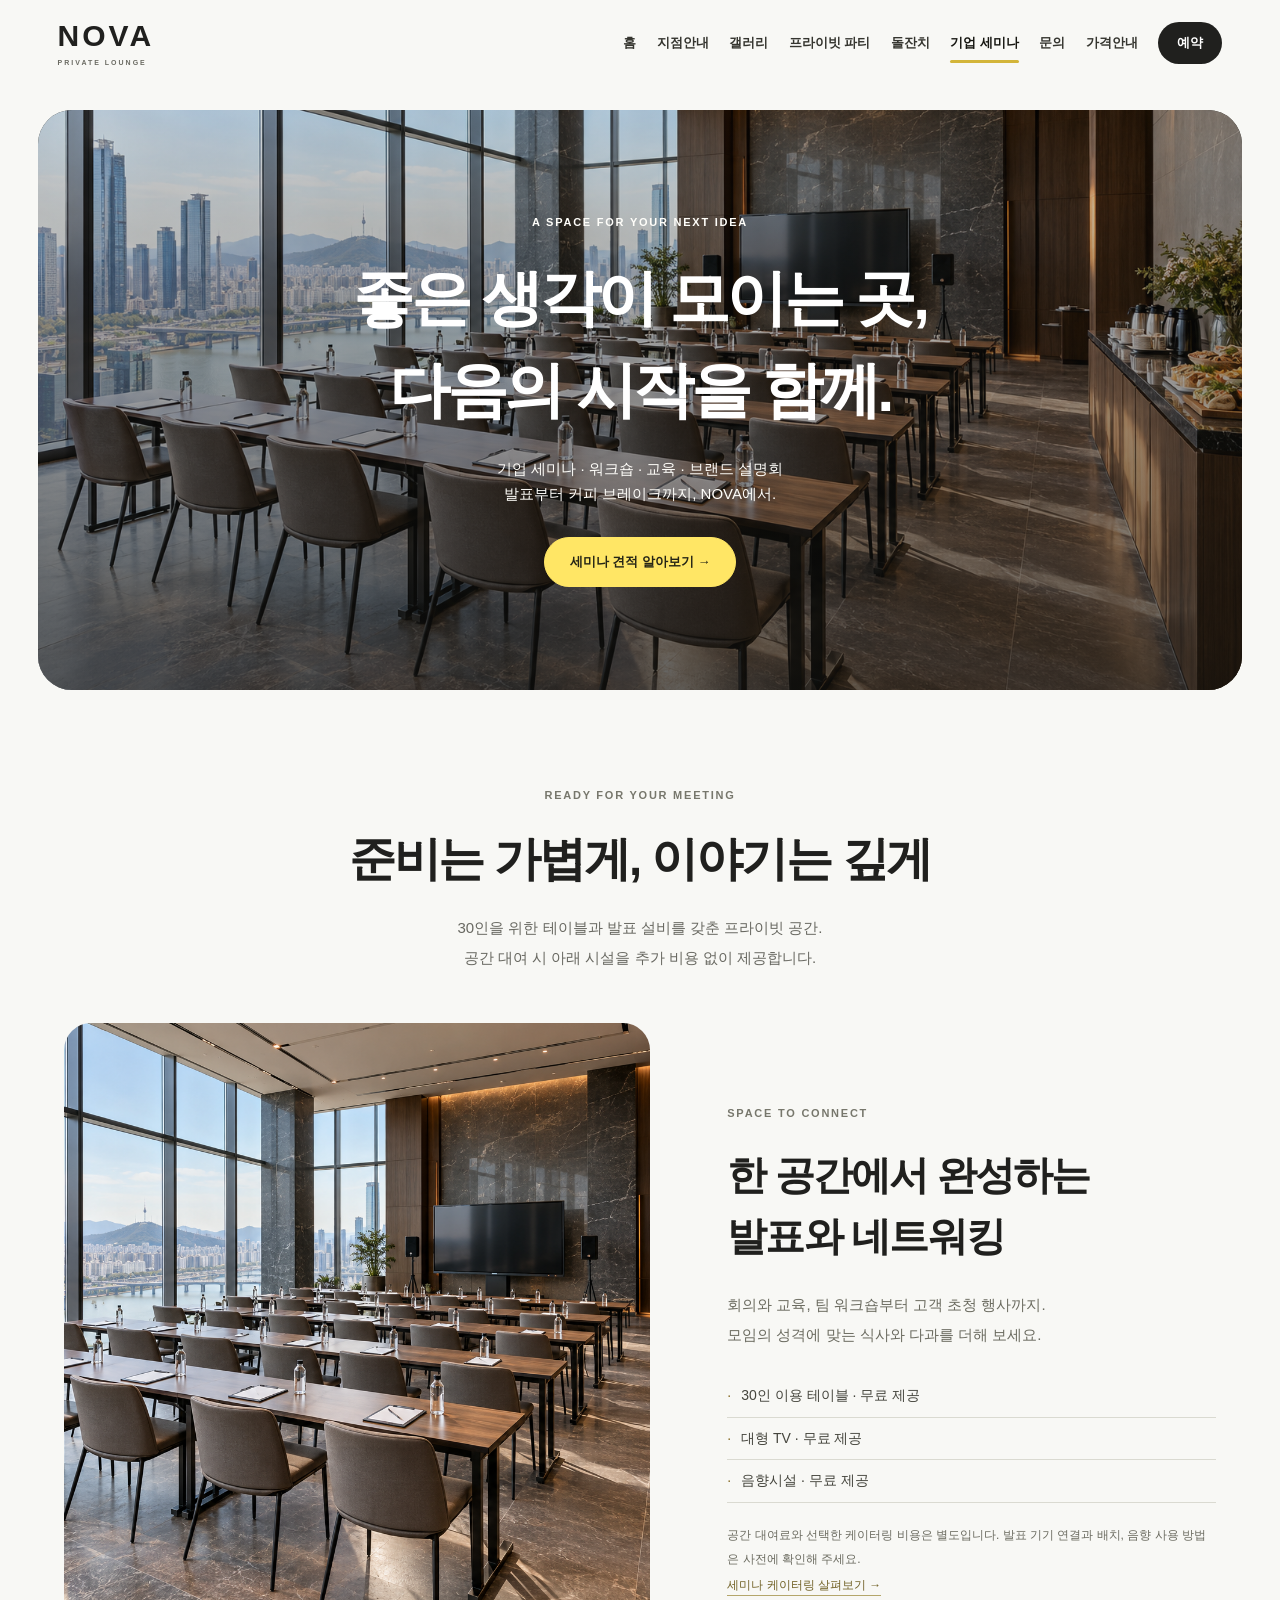
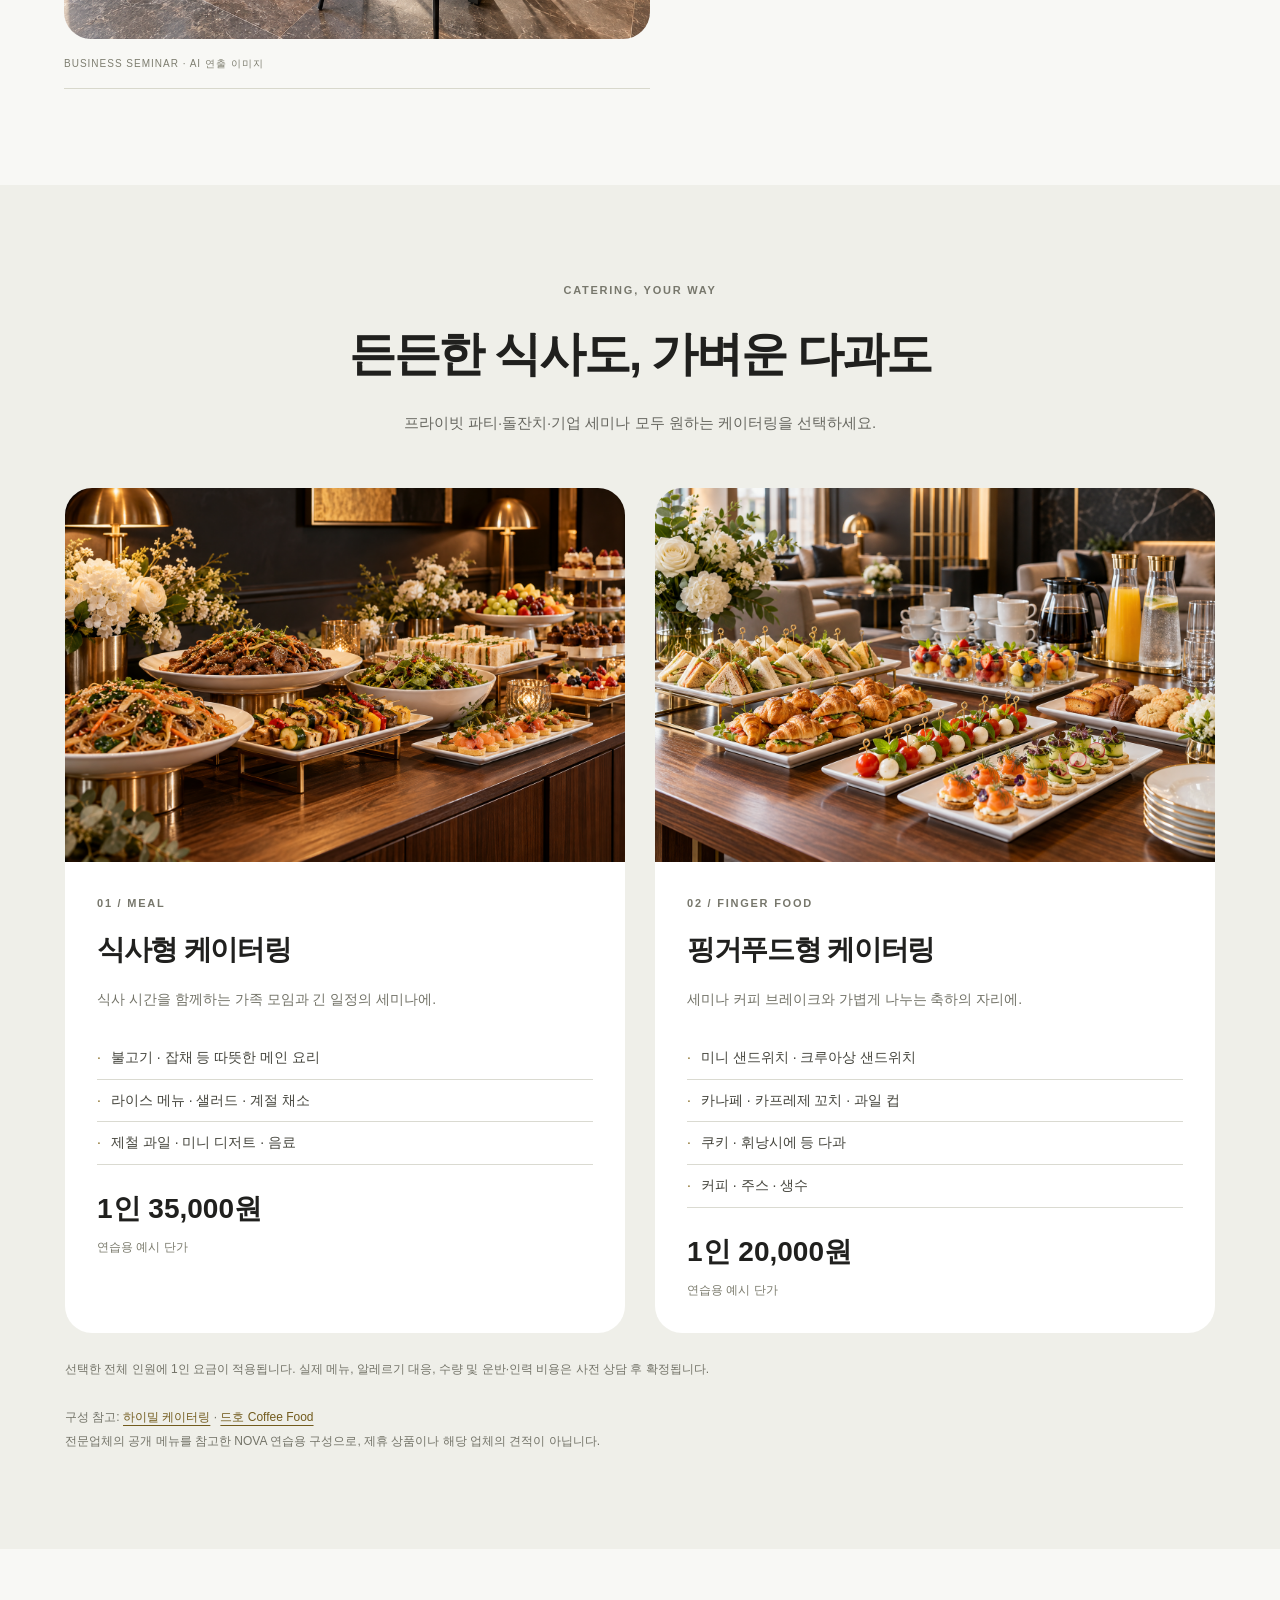
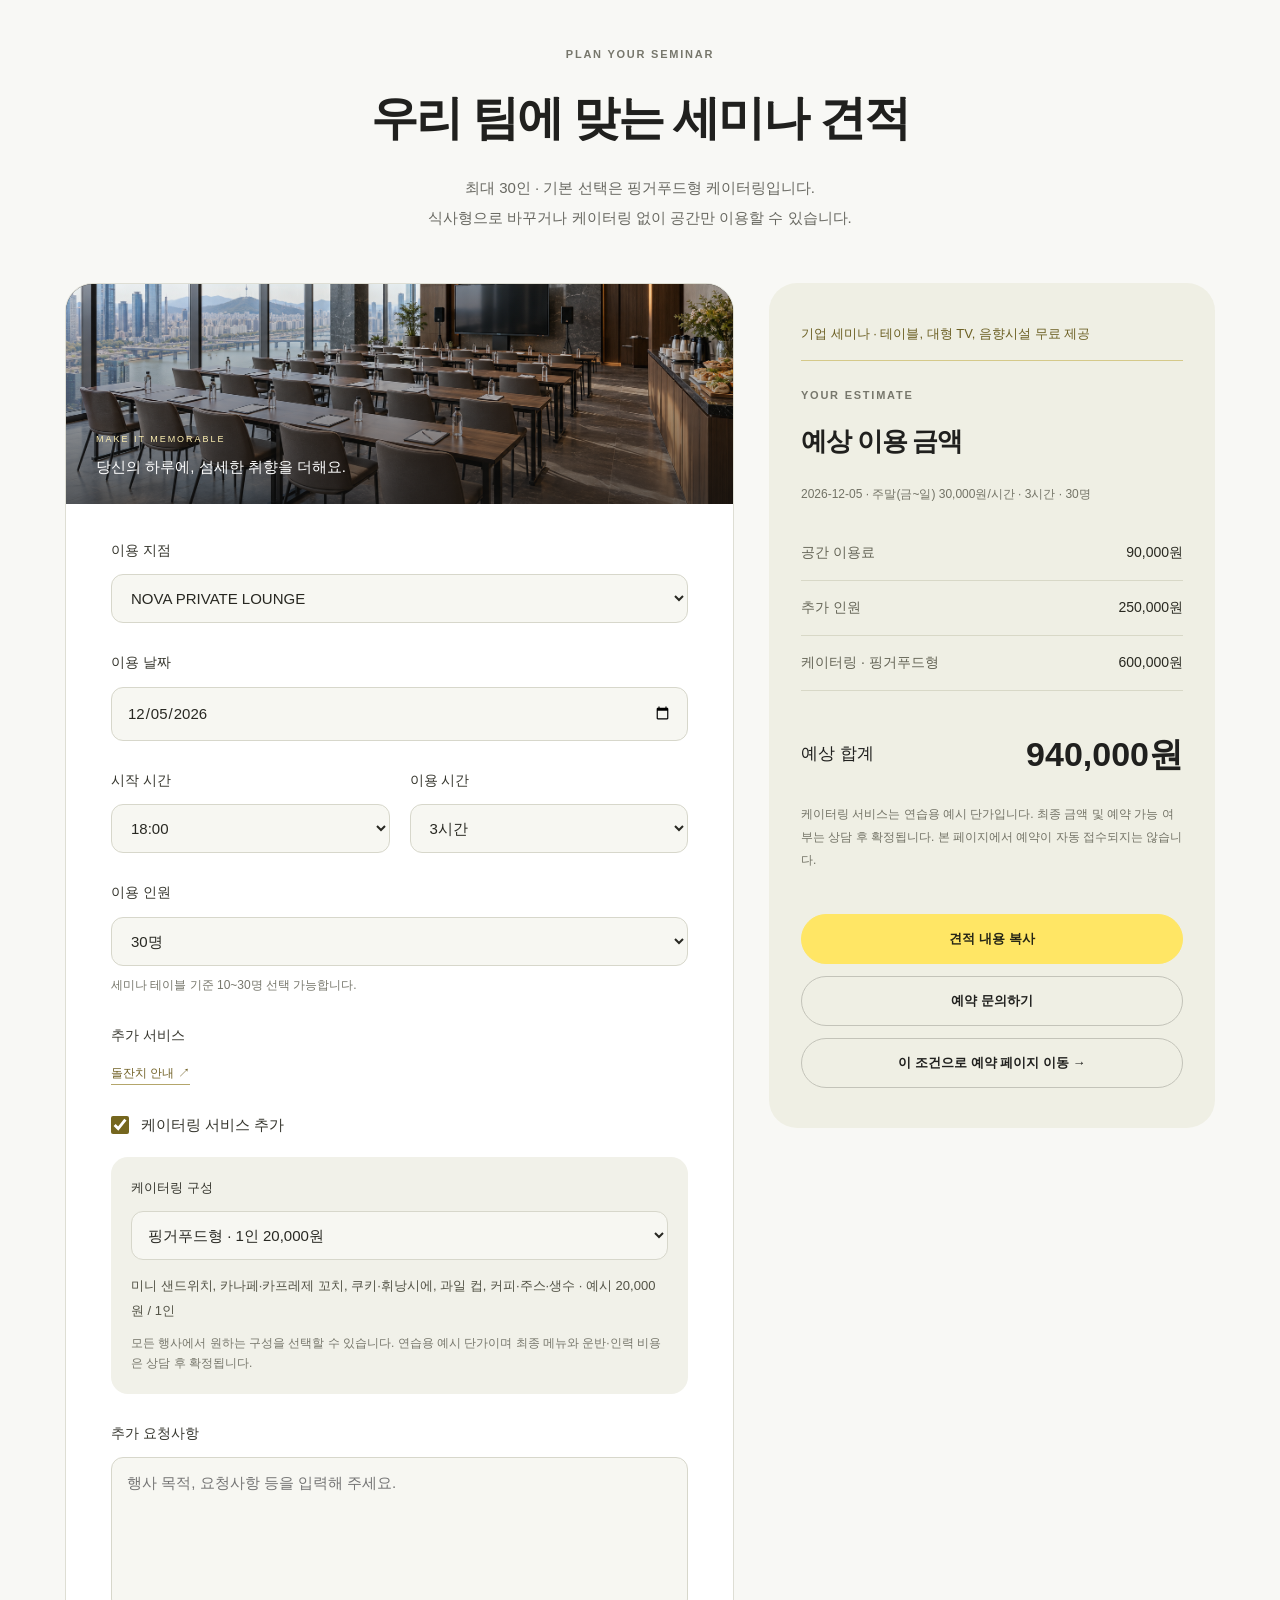
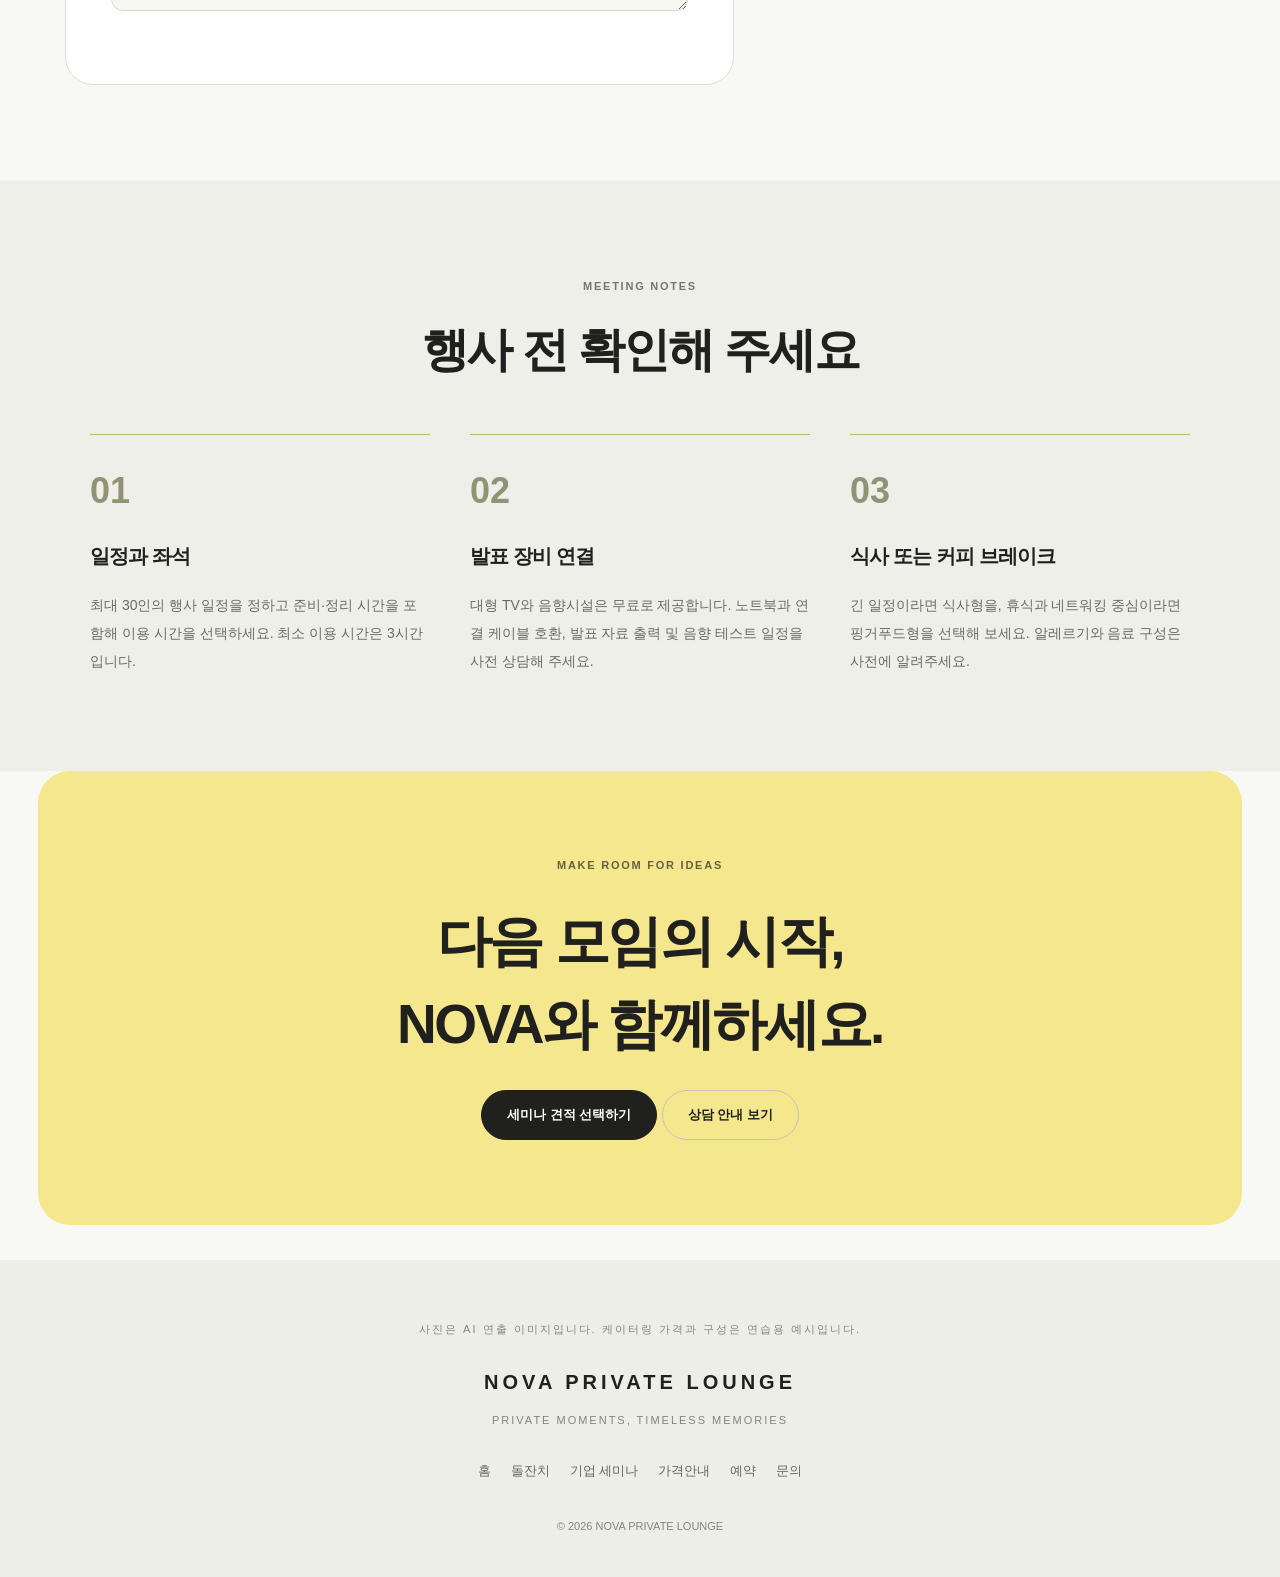
<file: seminar.html>
<!doctype html>
<html lang="ko"><head><meta charset="UTF-8" /><meta name="viewport" content="width=device-width, initial-scale=1.0" /><meta name="description" content="NOVA 기업 세미나. 30인 테이블, 대형 TV, 음향시설 무료 제공. 식사형과 핑거푸드형 케이터링 선택 및 실시간 예시 견적." /><title>기업 세미나 | NOVA PRIVATE LOUNGE</title><link rel="stylesheet" href="style.css" />    <link rel="stylesheet" href="experience.css" />
  </head><body class="nova-refresh">
    <a class="skip-link" href="#main-content">본문 바로가기</a>
    <header class="header">
      <a href="index.html" class="logo">NOVA<span>PRIVATE LOUNGE</span></a>
      <button class="menu-toggle" aria-label="메뉴 열기">☰</button>
      <nav class="nav" aria-label="메인 메뉴">
        <a href="index.html">홈</a>
        <a href="locations.html">지점안내</a>
        <a href="gallery.html">갤러리</a>
        <a href="party.html">프라이빗 파티</a>
        <a href="doljanchi.html" >돌잔치</a>
        <a href="seminar.html" class="active" aria-current="page">기업 세미나</a>
        <a href="contact.html">문의</a>
        <a href="pricing.html">가격안내</a>
        <a href="booking.html">예약</a>
      </nav>
    </header>
    <main id="main-content">
      <section class="page-hero media-hero dol-hero seminar-hero">
        <img class="page-hero-image" src="assets/glass-seminar.png" alt="" aria-hidden="true" fetchpriority="high" />
        <p class="eyebrow">A SPACE FOR YOUR NEXT IDEA</p><h1>좋은 생각이 모이는 곳,<br />다음의 시작을 함께.</h1><p>기업 세미나 · 워크숍 · 교육 · 브랜드 설명회<br />발표부터 커피 브레이크까지, NOVA에서.</p><a href="#event-estimate" class="btn btn-gold">세미나 견적 알아보기 →</a>
      </section>
      <section class="section">
        <div class="section-heading"><p class="eyebrow">READY FOR YOUR MEETING</p><h2>준비는 가볍게, 이야기는 깊게</h2><p>30인을 위한 테이블과 발표 설비를 갖춘 프라이빗 공간.<br />공간 대여 시 아래 시설을 추가 비용 없이 제공합니다.</p></div>
        <div class="dol-editorial"><figure class="dol-photo"><img src="assets/glass-seminar.png" alt="30인 테이블과 대형 TV를 갖춘 세미나 공간 AI 연출 이미지" loading="lazy" /><figcaption>BUSINESS SEMINAR · AI 연출 이미지</figcaption></figure><div class="dol-copy"><p class="eyebrow">SPACE TO CONNECT</p><h2>한 공간에서 완성하는<br />발표와 네트워킹</h2><p>회의와 교육, 팀 워크숍부터 고객 초청 행사까지.<br />모임의 성격에 맞는 식사와 다과를 더해 보세요.</p><ul class="dol-list"><li>30인 이용 테이블 · 무료 제공</li><li>대형 TV · 무료 제공</li><li>음향시설 · 무료 제공</li></ul><p class="dol-fine">공간 대여료와 선택한 케이터링 비용은 별도입니다. 발표 기기 연결과 배치, 음향 사용 방법은 사전에 확인해 주세요.</p><a href="#catering-guide" class="service-guide-link">세미나 케이터링 살펴보기 →</a></div></div>
      </section>
      <section class="section section-dark" id="catering-guide">
        <div class="section-heading"><p class="eyebrow">CATERING, YOUR WAY</p><h2>든든한 식사도, 가벼운 다과도</h2><p>프라이빗 파티·돌잔치·기업 세미나 모두 원하는 케이터링을 선택하세요.</p></div>
        <div class="catering-cards">
          <article class="catering-card"><img src="assets/dol-buffet.png" alt="식사형 케이터링 AI 연출 이미지" loading="lazy" /><div><p class="eyebrow">01 / MEAL</p><h3>식사형 케이터링</h3><p>식사 시간을 함께하는 가족 모임과 긴 일정의 세미나에.</p><ul class="dol-list"><li>불고기 · 잡채 등 따뜻한 메인 요리</li><li>라이스 메뉴 · 샐러드 · 계절 채소</li><li>제철 과일 · 미니 디저트 · 음료</li></ul><strong>1인 35,000원</strong><small>연습용 예시 단가</small></div></article>
          <article class="catering-card"><img src="assets/finger-food.png" alt="샌드위치와 다과, 커피 및 음료 케이터링 AI 연출 이미지" loading="lazy" /><div><p class="eyebrow">02 / FINGER FOOD</p><h3>핑거푸드형 케이터링</h3><p>세미나 커피 브레이크와 가볍게 나누는 축하의 자리에.</p><ul class="dol-list"><li>미니 샌드위치 · 크루아상 샌드위치</li><li>카나페 · 카프레제 꼬치 · 과일 컵</li><li>쿠키 · 휘낭시에 등 다과</li><li>커피 · 주스 · 생수</li></ul><strong>1인 20,000원</strong><small>연습용 예시 단가</small></div></article>
        </div>
        <p class="catering-service-note">선택한 전체 인원에 1인 요금이 적용됩니다. 실제 메뉴, 알레르기 대응, 수량 및 운반·인력 비용은 사전 상담 후 확정됩니다.</p>
        <p class="catering-sources">구성 참고: <a href="https://haymeal.kr/catering" target="_blank" rel="noopener noreferrer">하이밀 케이터링</a> · <a href="https://www.dehostyle.com/default/CATERING/sub0304.php" target="_blank" rel="noopener noreferrer">드호 Coffee Food</a><br />전문업체의 공개 메뉴를 참고한 NOVA 연습용 구성으로, 제휴 상품이나 해당 업체의 견적이 아닙니다.</p>
      </section>
      <section class="section" id="event-estimate"><div class="section-heading"><p class="eyebrow">PLAN YOUR SEMINAR</p><h2>우리 팀에 맞는 세미나 견적</h2><p>최대 30인 · 기본 선택은 핑거푸드형 케이터링입니다.<br />식사형으로 바꾸거나 케이터링 없이 공간만 이용할 수 있습니다.</p></div>
        <div class="booking-layout">
          <form id="bookingForm" class="booking-form" data-event="seminar">
            <figure class="booking-mood">
              <img src="assets/glass-seminar.png" alt="행사 공간 AI 연출 이미지" width="1600" height="1067" loading="lazy" />
              <figcaption><span>MAKE IT MEMORABLE</span>당신의 하루에, 섬세한 취향을 더해요.</figcaption>
            </figure>
            <div class="form-group">
              <label for="branch">이용 지점</label>
              <select id="branch" required>
                <option value="nova">NOVA PRIVATE LOUNGE</option>
              </select>
            </div>

            <div class="form-group event-type-field fixed-event-field">
              <label for="eventType">행사 종류</label>
              <select id="eventType"><option value="party">프라이빗 파티</option><option value="dol">돌잔치</option><option value="seminar">기업 세미나</option></select>
              <small id="eventFacilities">행사에 맞는 케이터링을 선택해 주세요.</small>
            </div>
            <div class="form-group">
              <label for="date">이용 날짜</label>
              <input type="date" id="date" required />
            </div>

            <div class="form-row">
              <div class="form-group">
                <label for="startTime">시작 시간</label>
                <select id="startTime" required></select>
              </div>

              <div class="form-group">
                <label for="hours">이용 시간</label>
                <select id="hours">
                  <option value="3">3시간</option>
                  <option value="4">4시간</option>
                  <option value="5">5시간</option>
                  <option value="6">6시간</option>
                  <option value="7">7시간</option>
                  <option value="8">8시간</option>
                  <option value="9">9시간</option>
                  <option value="10">10시간</option>
                  <option value="11">11시간</option>
                  <option value="12">12시간</option>
                </select>
              </div>
            </div>

            <div class="form-group">
              <label for="guests">이용 인원</label>
              <select id="guests"></select>
              <small id="guestGuide">최소 10명부터 선택 가능합니다.</small>
            </div>

            <div class="form-group">
              <label>추가 서비스</label>
              <a class="service-guide-link" href="doljanchi.html">돌잔치 안내 ↗</a>

              <label class="check-option">
                <input type="checkbox" id="catering" />
                <span>케이터링 서비스 추가</span>
              </label>

              <div id="cateringOptions" class="sub-options" hidden>
                <label for="cateringType">케이터링 구성</label>
                <select id="cateringType">
                  <option value="meal">식사형 · 1인 35,000원</option>
                  <option value="finger">핑거푸드형 · 1인 20,000원</option>
                </select>
                <p id="cateringMenu" class="catering-menu"></p>
                <small>모든 행사에서 원하는 구성을 선택할 수 있습니다. 연습용 예시 단가이며 최종 메뉴와 운반·인력 비용은 상담 후 확정됩니다.</small>
              </div>

              <label class="check-option" id="dolTableOption">
                <input type="checkbox" id="dolTable" />
                <span>돌상 세팅 (+200,000원)</span>
              </label>
            </div>

            <div class="form-group" id="proposalOption" hidden>
              <label class="check-option"><input type="checkbox" id="proposal" /><span>프로포즈 세팅 (+100,000원)</span></label>
              <small>입구부터 이어지는 장미꽃잎 길 · LED 촛불 · 풍선 장식</small>
            </div>
            <div class="form-group">
              <label for="request">추가 요청사항</label>
              <textarea
                id="request"
                rows="5"
                placeholder="행사 목적, 요청사항 등을 입력해 주세요."
              ></textarea>
            </div>
          </form>

          <aside class="estimate-card">
            <p id="bookingSelection" class="booking-selection" hidden></p>
            <p class="eyebrow">YOUR ESTIMATE</p>
            <h2>예상 이용 금액</h2>
            <p id="rateSummary" class="rate-summary"></p>

            <div class="estimate-line">
              <span>공간 이용료</span>
              <strong id="spaceAmount">0원</strong>
            </div>

            <div class="estimate-line">
              <span>추가 인원</span>
              <strong id="guestAmount">0원</strong>
            </div>

            <div class="estimate-line">
              <span id="cateringSummary">케이터링 서비스</span>
              <strong id="cateringAmount">0원</strong>
            </div>

            <div class="estimate-line" id="dolEstimateLine">
              <span>돌상 세팅</span>
              <strong id="dolAmount">0원</strong>
            </div>

            <div class="estimate-line" id="proposalEstimateLine" hidden><span>프로포즈 세팅</span><strong id="proposalAmount">0원</strong></div>
            <div class="estimate-total">
              <span>예상 합계</span>
              <strong id="totalAmount" aria-live="polite">0원</strong>
            </div>

            <p class="estimate-note">
              케이터링 서비스는 연습용 예시 단가입니다. 최종 금액 및 예약 가능 여부는 상담 후 확정됩니다. 본 페이지에서
              예약이 자동 접수되지는 않습니다.
            </p>

            <button type="button" id="copyEstimate" class="btn btn-gold">
              견적 내용 복사
            </button>

            <a href="contact.html" class="btn btn-outline"> 예약 문의하기 </a>
            <a id="continueBooking" class="btn btn-outline" href="booking.html" hidden>이 조건으로 예약 페이지 이동 →</a>
          </aside>
        </div>
      </section>
      <section class="section section-dark"><div class="section-heading"><p class="eyebrow">MEETING NOTES</p><h2>행사 전 확인해 주세요</h2></div><div class="dol-steps"><article><span>01</span><h3>일정과 좌석</h3><p>최대 30인의 행사 일정을 정하고 준비·정리 시간을 포함해 이용 시간을 선택하세요. 최소 이용 시간은 3시간입니다.</p></article><article><span>02</span><h3>발표 장비 연결</h3><p>대형 TV와 음향시설은 무료로 제공합니다. 노트북과 연결 케이블 호환, 발표 자료 출력 및 음향 테스트 일정을 사전 상담해 주세요.</p></article><article><span>03</span><h3>식사 또는 커피 브레이크</h3><p>긴 일정이라면 식사형을, 휴식과 네트워킹 중심이라면 핑거푸드형을 선택해 보세요. 알레르기와 음료 구성은 사전에 알려주세요.</p></article></div></section>
      <section class="contact-bottom"><p class="eyebrow">MAKE ROOM FOR IDEAS</p><h2>다음 모임의 시작,<br />NOVA와 함께하세요.</h2><a href="#event-estimate" class="btn btn-gold">세미나 견적 선택하기</a> <a href="contact.html" class="btn btn-outline">상담 안내 보기</a></section>
    </main>
    <footer class="footer">
      <p class="media-disclaimer">사진은 AI 연출 이미지입니다. 케이터링 가격과 구성은 연습용 예시입니다.</p>
      <p class="footer-logo">NOVA PRIVATE LOUNGE</p><p>PRIVATE MOMENTS, TIMELESS MEMORIES</p>
      <div class="footer-links"><a href="index.html">홈</a><a href="doljanchi.html">돌잔치</a>
        <a href="seminar.html">기업 세미나</a><a href="pricing.html">가격안내</a><a href="booking.html">예약</a><a href="contact.html">문의</a></div>
      <small>© 2026 NOVA PRIVATE LOUNGE</small>
    </footer><script src="estimate.js"></script>
    <script src="script.js"></script>
    <script src="experience.js"></script></body></html>
</file>
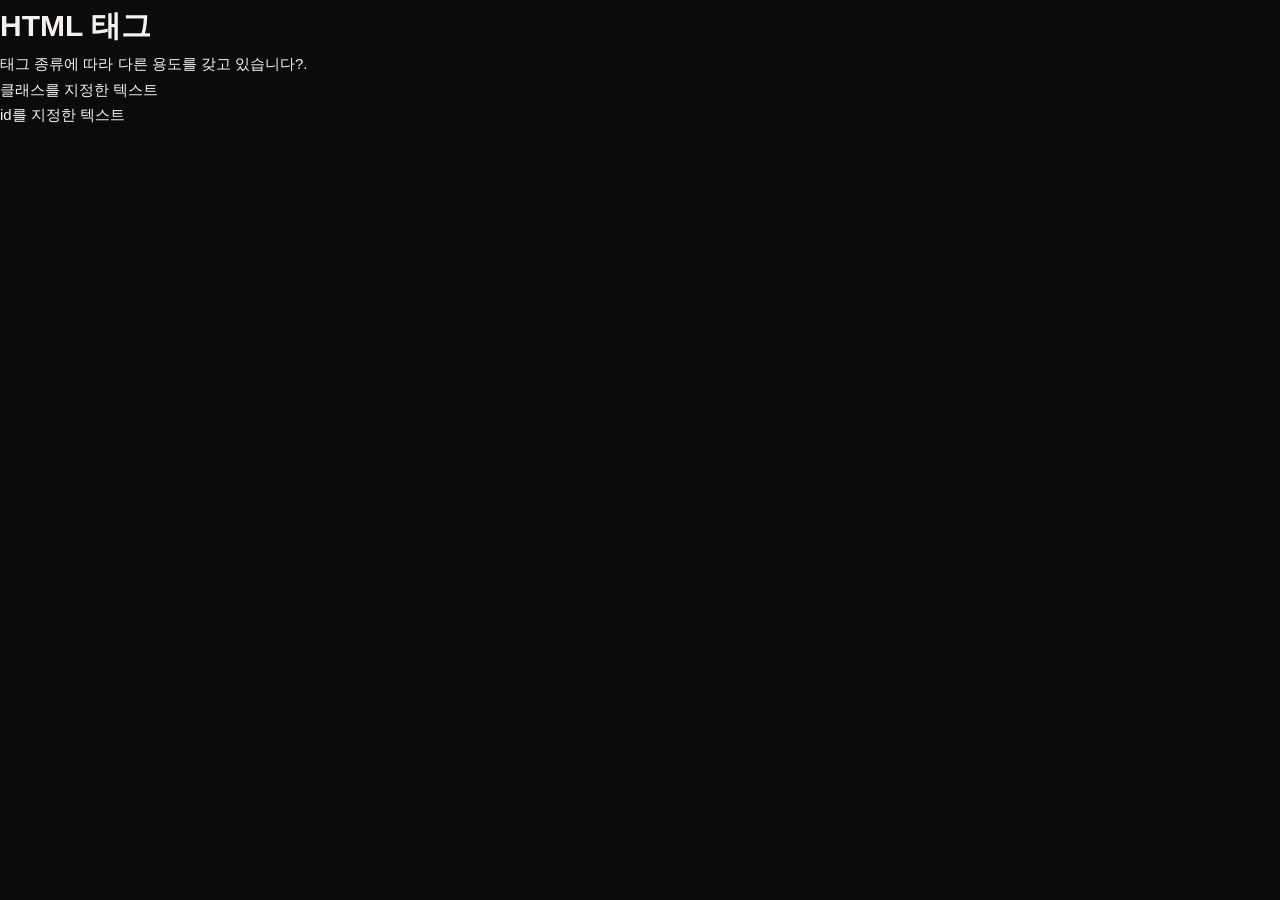
<file: test.html>
<!doctype html>
<html lang="ko">
  <head>
    <meta charset="utf-8" />
    <title>HTML기초</title>
    <meta name="description" content="HTML 기초를 복습해 봅시다" />
    <link rel="stylesheet" href="style.css" />
  </head>
  <body>
    <h1>HTML 태그</h1>
    <p>태그 종류에 따라 다른 용도를 갖고 있습니다?.</p>
    <p class="blue">클래스를 지정한 텍스트</p>
    <p id="orange">id를 지정한 텍스트</p>
  </body>
</html>
</file>
<file: style.css>
/* ==========================================
   NOVA PRIVATE LOUNGE
   PREMIUM BLACK & GOLD DESIGN
========================================== */

/* 1. 기본 설정 */

:root {
  --black: #0b0b0d;
  --dark: #111113;
  --dark-light: #19181a;
  --gold: #c9a66b;
  --gold-light: #e0c18b;
  --white: #f5f2ed;
  --gray: #aaa49b;
  --border: #37312b;
  --header-height: 86px;
}

* {
  margin: 0;
  padding: 0;
  box-sizing: border-box;
}

html {
  scroll-behavior: smooth;
}

body {
  background: var(--black);
  color: var(--white);
  font-family:
    "Pretendard", "Noto Sans KR", "Apple SD Gothic Neo", Arial, sans-serif;
  font-size: 15px;
  line-height: 1.7;
  overflow-x: hidden;
  -webkit-font-smoothing: antialiased;
}

a {
  color: inherit;
  text-decoration: none;
}

button,
input,
select,
textarea {
  font: inherit;
}

button {
  cursor: pointer;
}

img,
video {
  max-width: 100%;
}

img {
  display: block;
}

::selection {
  background: var(--gold);
  color: #111;
}

/* ==========================================
   2. 상단 헤더
========================================== */

.header {
  position: fixed;
  top: 0;
  left: 0;
  width: 100%;
  height: var(--header-height);
  padding: 0 6%;
  display: flex;
  align-items: center;
  justify-content: space-between;
  gap: 30px;
  background: rgba(9, 9, 11, 0.88);
  backdrop-filter: blur(18px);
  -webkit-backdrop-filter: blur(18px);
  border-bottom: 1px solid rgba(201, 166, 107, 0.15);
  z-index: 1000;
  transition:
    background 0.35s ease,
    box-shadow 0.35s ease;
}

.header.scrolled {
  background: rgba(9, 9, 11, 0.97);
  box-shadow: 0 8px 35px rgba(0, 0, 0, 0.25);
}

.logo {
  display: flex;
  flex-direction: column;
  color: var(--gold);
  font-size: 28px;
  font-weight: 600;
  line-height: 1.1;
  letter-spacing: 5px;
  white-space: nowrap;
}

.logo span {
  color: #c9bba7;
  font-size: 8px;
  letter-spacing: 3px;
  margin-top: 7px;
}

.nav {
  display: flex;
  align-items: center;
  gap: clamp(15px, 2.3vw, 38px);
}

.nav a {
  position: relative;
  color: #ddd8d1;
  font-size: 14px;
  font-weight: 400;
  white-space: nowrap;
  transition: color 0.3s ease;
}

.nav a::after {
  content: "";
  position: absolute;
  left: 0;
  bottom: -9px;
  width: 0;
  height: 1px;
  background: var(--gold);
  transition: width 0.3s ease;
}

.nav a:hover,
.nav a.active {
  color: var(--gold);
}

.nav a:hover::after,
.nav a.active::after {
  width: 100%;
}

.menu-toggle {
  display: none;
  background: none;
  border: none;
  color: var(--gold);
  font-size: 27px;
  line-height: 1;
}

/* ==========================================
   3. 공통 페이지 상단
========================================== */

.page-hero {
  min-height: 440px;
  padding: calc(var(--header-height) + 80px) 24px 80px;
  display: flex;
  flex-direction: column;
  align-items: center;
  justify-content: center;
  text-align: center;
  background:
    radial-gradient(
      ellipse at 50% 80%,
      rgba(138, 99, 51, 0.14),
      transparent 60%
    ),
    linear-gradient(145deg, #1a1715, #09090b 70%);
  border-bottom: 1px solid var(--border);
}

.eyebrow {
  color: var(--gold);
  font-size: 12px;
  font-weight: 500;
  letter-spacing: 4px;
  text-transform: uppercase;
}

.page-hero h1 {
  font-size: clamp(38px, 5vw, 65px);
  font-weight: 400;
  letter-spacing: 1px;
  margin: 20px 0;
}

.page-hero > p:last-child {
  color: #b9b0a6;
  font-size: 15px;
  line-height: 2;
}

/* ==========================================
   4. 공통 섹션
========================================== */

.section {
  padding: 110px 24px;
}

.section-dark {
  background: #151416;
}

.section-heading {
  max-width: 850px;
  margin: 0 auto 50px;
  text-align: center;
}

.section-heading h2 {
  font-size: clamp(29px, 4vw, 48px);
  font-weight: 400;
  line-height: 1.45;
  margin: 20px 0;
}

.section-heading > p:last-child {
  color: #ada69e;
  font-size: 15px;
  line-height: 2;
}

/* ==========================================
   5. 버튼
========================================== */

.btn {
  display: inline-flex;
  align-items: center;
  justify-content: center;
  gap: 10px;
  min-height: 51px;
  padding: 14px 28px;
  border: 1px solid transparent;
  font-size: 13px;
  font-weight: 500;
  letter-spacing: 0.5px;
  text-align: center;
  transition:
    background 0.3s ease,
    color 0.3s ease,
    border-color 0.3s ease,
    transform 0.3s ease;
}

.btn:hover {
  transform: translateY(-3px);
}

.btn-gold {
  background: var(--gold);
  border-color: var(--gold);
  color: #14110e;
}

.btn-gold:hover {
  background: var(--gold-light);
  border-color: var(--gold-light);
}

.btn-outline {
  background: transparent;
  border-color: #81705b;
  color: #e5ddd1;
}

.btn-outline:hover {
  background: rgba(201, 166, 107, 0.1);
  border-color: var(--gold);
  color: var(--gold);
}

/* ==========================================
   6. 스크롤 애니메이션
========================================== */

.reveal {
  opacity: 0;
  transform: translateY(35px);
  transition:
    opacity 0.85s ease,
    transform 0.85s cubic-bezier(0.2, 0.7, 0.2, 1);
}

.reveal.visible {
  opacity: 1;
  transform: translateY(0);
}

@media (prefers-reduced-motion: reduce) {
  *,
  *::before,
  *::after {
    scroll-behavior: auto !important;
    animation-duration: 0.01ms !important;
    transition-duration: 0.01ms !important;
  }

  .reveal {
    opacity: 1;
    transform: none;
  }
}

/* ==========================================
   7. 문의 페이지
========================================== */

.contact-grid {
  max-width: 1100px;
  margin: 0 auto;
  display: grid;
  grid-template-columns: repeat(2, minmax(0, 1fr));
  gap: 25px;
}

.contact-card {
  min-height: 360px;
  padding: 50px 40px;
  background: #181719;
  border: 1px solid var(--border);
  transition:
    border-color 0.3s,
    transform 0.3s;
}

.contact-card:hover {
  border-color: var(--gold);
  transform: translateY(-5px);
}

.contact-number {
  color: var(--gold);
  font-size: 12px;
  letter-spacing: 3px;
}

.contact-card h3 {
  font-size: 26px;
  font-weight: 500;
  margin: 25px 0 18px;
}

.contact-card p {
  color: #b4ada4;
  line-height: 2;
  margin-bottom: 30px;
}

.steps-grid {
  max-width: 1100px;
  margin: 0 auto;
  display: grid;
  grid-template-columns: repeat(3, minmax(0, 1fr));
  gap: 22px;
}

.step-card {
  text-align: center;
  padding: 45px 25px;
  background: #1c1a1c;
  border: 1px solid var(--border);
}

.step-number {
  color: var(--gold);
  font-size: 32px;
  font-weight: 300;
}

.step-card h3 {
  margin: 20px 0;
  font-size: 20px;
  font-weight: 500;
}

.step-card p {
  color: #aaa39b;
  font-size: 14px;
  line-height: 1.9;
}

.faq-container {
  max-width: 950px;
  margin: 0 auto;
}

.faq-item {
  border-bottom: 1px solid var(--border);
  padding: 23px 10px;
}

.faq-item summary {
  cursor: pointer;
  font-size: 17px;
  color: #eae4db;
}

.faq-item[open] summary {
  color: var(--gold);
}

.faq-item p {
  padding: 18px 10px 5px;
  color: #b5ada3;
  line-height: 2;
}

/* ==========================================
   8. 하단 예약 유도
========================================== */

.contact-bottom {
  padding: 130px 24px;
  text-align: center;
  background:
    radial-gradient(
      ellipse at center,
      rgba(151, 109, 59, 0.14),
      transparent 65%
    ),
    #111012;
  border-top: 1px solid var(--border);
}

.contact-bottom h2 {
  font-size: clamp(32px, 4.5vw, 56px);
  font-weight: 400;
  line-height: 1.5;
  margin: 25px 0;
}

.contact-bottom p:not(.eyebrow) {
  color: #b5ada3;
  line-height: 2;
  margin-bottom: 35px;
}

/* ==========================================
   9. 예약 페이지
========================================== */

.booking-layout {
  max-width: 1150px;
  margin: 0 auto;
  display: grid;
  grid-template-columns: minmax(0, 1.2fr) minmax(320px, 0.8fr);
  gap: 35px;
  align-items: start;
}

.booking-form {
  background: #181719;
  border: 1px solid var(--border);
  padding: 45px;
}

.form-group {
  margin-bottom: 28px;
}

.form-group > label:first-child {
  display: block;
  color: #e7e0d7;
  font-size: 14px;
  margin-bottom: 12px;
}

.form-group input,
.form-group select,
.form-group textarea,
.sub-options input {
  display: block;
  width: 100%;
  min-height: 49px;
  padding: 12px 15px;
  border: 1px solid #494139;
  border-radius: 0;
  background: #111113;
  color: #f0eae2;
  outline: none;
  color-scheme: dark;
  transition: border-color 0.25s;
}

.form-group textarea {
  resize: vertical;
}

.form-group input:focus,
.form-group select:focus,
.form-group textarea:focus,
.sub-options input:focus {
  border-color: var(--gold);
}

.form-group small,
.sub-options small {
  display: block;
  color: #999188;
  font-size: 12px;
  margin-top: 9px;
}

.form-row {
  display: grid;
  grid-template-columns: 1fr 1fr;
  gap: 20px;
}

.check-option {
  display: flex;
  align-items: center;
  gap: 12px;
  padding: 15px 0;
  cursor: pointer;
  color: #d8d1c7;
}

.check-option input {
  display: inline-block;
  width: 18px;
  height: 18px;
  min-height: auto;
  accent-color: var(--gold);
}

.sub-options {
  padding: 20px;
  background: #222022;
  border: 1px solid var(--border);
  margin: 5px 0 15px;
}

.sub-options[hidden] {
  display: none;
}

.sub-options label {
  display: block;
  font-size: 13px;
  margin-bottom: 12px;
  color: #ddd3c6;
}

.estimate-card {
  position: sticky;
  top: 110px;
  background: linear-gradient(145deg, #252019, #151416 65%);
  border: 1px solid #705b3d;
  padding: 40px 32px;
}

.estimate-card h2 {
  font-size: 26px;
  font-weight: 400;
  margin: 15px 0 35px;
}

.estimate-line {
  display: flex;
  justify-content: space-between;
  gap: 20px;
  padding: 15px 0;
  border-bottom: 1px solid #40372d;
  color: #c6beb4;
  font-size: 14px;
}

.estimate-line strong {
  color: #eee4d7;
  font-weight: 500;
  text-align: right;
}

.estimate-total {
  display: flex;
  justify-content: space-between;
  align-items: center;
  gap: 15px;
  margin: 35px 0 20px;
}

.estimate-total span {
  font-size: 17px;
}

.estimate-total strong {
  color: var(--gold-light);
  font-size: clamp(23px, 3vw, 34px);
  font-weight: 500;
  text-align: right;
}

.estimate-note {
  color: #aaa197;
  font-size: 12px;
  line-height: 1.9;
  margin-bottom: 30px;
}

.estimate-card .btn {
  width: 100%;
  margin-top: 12px;
}

/* ==========================================
   10. 푸터
========================================== */

.footer {
  padding: 65px 24px 40px;
  text-align: center;
  background: #09090a;
  border-top: 1px solid #2c2723;
}

.footer-logo {
  color: var(--gold);
  font-size: 20px;
  font-weight: 500;
  letter-spacing: 4px;
  margin-bottom: 12px;
}

.footer > p:not(.footer-logo) {
  color: #91897f;
  font-size: 11px;
  letter-spacing: 2px;
}

.footer-links {
  display: flex;
  justify-content: center;
  flex-wrap: wrap;
  gap: 20px;
  margin: 30px 0;
}

.footer-links a {
  color: #aaa39a;
  font-size: 13px;
  transition: color 0.3s;
}

.footer-links a:hover {
  color: var(--gold);
}

.footer small {
  color: #706a63;
  font-size: 11px;
}

/* ==========================================
   11. 태블릿 반응형
========================================== */

@media (max-width: 1024px) {
  .header {
    padding: 0 4%;
  }

  .nav {
    gap: 16px;
  }

  .nav a {
    font-size: 13px;
  }

  .booking-layout {
    grid-template-columns: minmax(0, 1fr) 340px;
    gap: 22px;
  }

  .booking-form {
    padding: 30px;
  }
}

/* ==========================================
   12. 모바일 반응형
========================================== */

@media (max-width: 800px) {
  :root {
    --header-height: 72px;
  }

  .header {
    padding: 0 22px;
  }

  .logo {
    font-size: 24px;
  }

  .menu-toggle {
    display: block;
  }

  .nav {
    display: none;
    position: absolute;
    top: 100%;
    left: 0;
    width: 100%;
    padding: 25px 22px;
    background: rgba(11, 11, 13, 0.98);
    border-bottom: 1px solid var(--border);
    flex-direction: column;
    align-items: stretch;
    gap: 0;
    box-shadow: 0 20px 30px rgba(0, 0, 0, 0.4);
  }

  .nav.open {
    display: flex;
  }

  .nav a {
    display: block;
    padding: 15px 5px;
    font-size: 15px;
    border-bottom: 1px solid #292521;
  }

  .nav a::after {
    display: none;
  }

  .page-hero {
    min-height: 350px;
    padding-top: 140px;
    padding-bottom: 65px;
  }

  .section {
    padding: 75px 20px;
  }

  .contact-grid,
  .booking-layout {
    grid-template-columns: 1fr;
  }

  .steps-grid {
    grid-template-columns: 1fr;
  }

  .estimate-card {
    position: static;
  }

  .contact-bottom {
    padding: 90px 20px;
  }
}

/* ==========================================
   13. 작은 스마트폰
========================================== */

@media (max-width: 480px) {
  .eyebrow {
    font-size: 10px;
    letter-spacing: 3px;
  }

  .page-hero h1 {
    font-size: 37px;
  }

  .section-heading h2 {
    font-size: 29px;
  }

  .contact-card {
    padding: 35px 25px;
    min-height: auto;
  }

  .booking-form {
    padding: 25px 18px;
  }

  .form-row {
    grid-template-columns: 1fr;
    gap: 0;
  }

  .estimate-card {
    padding: 30px 22px;
  }

  .btn {
    width: 100%;
  }

  .footer-links {
    gap: 12px 18px;
  }
}


/* Photography — warm shadows, quiet gold, generous composition */
.media-hero { position: relative; isolation: isolate; overflow: hidden; min-height: 500px; background: #171511; }
.media-hero .page-hero-image { position: absolute; inset: 0; z-index: -2; width: 100%; height: 100%; object-fit: cover; object-position: center 56%; filter: saturate(.65); }
.media-hero::before { content: ""; position: absolute; inset: 0; z-index: -1; background: linear-gradient(180deg, rgba(9,9,11,.46), rgba(9,9,11,.60) 50%, #0b0b0df2); }
.media-hero h1 { font-family: Georgia, "Noto Serif KR", serif; letter-spacing: .06em; text-shadow: 0 3px 30px #0008; }
.media-hero > p:last-child { color: #dfd6c9; }
.media-hero .eyebrow { color: #e0c18b; }
.hero-media { filter: saturate(.65) brightness(.8); animation: cinematic-arrival 4.5s ease-out both; }
.hero-media-caption { position: absolute; bottom: 34px; right: 4%; z-index: 3; font-size: 9px; color: #dfd6c9; letter-spacing: .12em; }
@keyframes cinematic-arrival { from { transform: scale(1.055); opacity: .6; } to { transform: scale(1); opacity: 1; } }
.booking-mood { position: relative; overflow: hidden; margin: -45px -45px 35px; background: #24201c; }
.booking-mood img { width: 100%; height: 220px; object-fit: cover; object-position: center 58%; filter: saturate(.65) brightness(.78); }
.booking-mood::after { content: ""; position: absolute; inset: 0; background: linear-gradient(transparent 25%, #181719e8); pointer-events: none; }
.booking-mood figcaption { position: absolute; left: 30px; bottom: 24px; right: 24px; z-index: 1; color: #f2ece2; font-size: 15px; }
.booking-mood figcaption span { display: block; margin-bottom: 7px; font-size: 9px; letter-spacing: .22em; color: #e0c18b; }
.media-disclaimer { margin: 0 auto 26px; color: #91897f; font-size: 11px; letter-spacing: 0; }
.feature-image img, .service-card img, .location-main-image img, .location-detail-image img, .location-gallery img, .nova-gallery-item img { filter: saturate(.75); }
.btn:focus-visible, a:focus-visible, button:focus-visible { outline: 2px solid var(--gold-light); outline-offset: 5px; }
@media (max-width: 1024px) { .booking-mood { margin: -30px -30px 30px; } }
@media (max-width: 800px) { .media-hero { min-height: 410px; } .hero-media-caption { bottom: 18px; right: 20px; font-size: 8px; } }
@media (max-width: 480px) { .booking-mood { margin: -25px -18px 28px; } .booking-mood img { height: 180px; } .booking-mood figcaption { left: 20px; bottom: 18px; font-size: 13px; } }
@media (prefers-reduced-motion: reduce) {
  html { scroll-behavior: auto; }
  *, *::before, *::after { animation: none !important; transition: none !important; }
  .reveal { opacity: 1; transform: none; }
}

/* First birthday — the same quiet gold, with a little more warmth. */
.dol-hero { min-height: 680px; }
.dol-hero .page-hero-image { object-position: center 60%; filter: saturate(.8); }
.dol-hero h1 { font-family: Georgia, "Noto Serif KR", serif; font-size: clamp(34px, 4.6vw, 64px); line-height: 1.5; letter-spacing: -.035em; }
.dol-hero > p { color: #e7dfd3; }
.dol-hero .btn { margin-top: 30px; }
.dol-editorial { display: grid; grid-template-columns: minmax(0, 1.2fr) minmax(0, 1fr); gap: clamp(30px, 6vw, 90px); align-items: center; max-width: 1240px; margin: auto; }
.dol-photo { min-width: 0; }
.dol-photo img { width: 100%; aspect-ratio: 4 / 4.3; object-fit: cover; }
.dol-photo figcaption { padding: 16px 0; color: #b5a38b; font-size: 10px; letter-spacing: .1em; border-bottom: 1px solid var(--border); }
.dol-copy h2 { font-weight: 400; font-size: clamp(27px, 3.1vw, 43px); line-height: 1.55; margin: 22px 0; letter-spacing: -.04em; }
.dol-copy > p:not(.eyebrow) { color: #bfb5a8; line-height: 2; }
.dol-list { padding: 25px 0 20px; list-style: none; color: #d5ccbf; font-size: 14px; }
.dol-list li { padding: 9px 0; border-bottom: 1px solid #302a24; }
.dol-list li::before { content: "·"; color: var(--gold); margin-right: 10px; }
.dol-copy .dol-fine, .dol-fine { font-size: 12px; color: #aaa095; line-height: 1.9; }
.dol-price { padding: 22px 0; margin-top: 20px; border-top: 1px solid #6b543a; }
.dol-price strong { font-family: Georgia, serif; color: var(--gold-light); font-size: 38px; font-weight: 400; }
.dol-price strong span { font-family: inherit; font-size: 15px; color: #c5b8a5; margin-left: 6px; }
.dol-price small { display: block; color: #b7a994; font-size: 12px; margin-top: 6px; }
.dol-editorial-reverse .dol-photo { order: 2; }
.dol-editorial-reverse .dol-copy { order: 1; }
.dol-estimate { max-width: 1100px; margin: auto; display: grid; grid-template-columns: .9fr 1.1fr; border: 1px solid #625039; background: linear-gradient(130deg, #242019, #151416 60%); }
.dol-estimate-title { padding: 45px; border-right: 1px solid var(--border); }
.dol-estimate-title h3 { font-size: 29px; font-weight: 400; line-height: 1.6; margin: 24px 0; }
.dol-estimate-title > p:not(.eyebrow) { color: #bfb3a3; line-height: 2; margin-bottom: 30px; }
.dol-breakdown { padding: 25px 35px; }
.dol-breakdown dl > div { display: flex; justify-content: space-between; align-items: center; gap: 20px; border-bottom: 1px solid var(--border); padding: 16px 0; font-size: 14px; }
.dol-breakdown dt { color: #d7cdbf; }
.dol-breakdown dt small { display: block; color: #a79c8f; font-size: 11px; margin-top: 4px; }
.dol-breakdown dd { white-space: nowrap; }
.dol-breakdown .dol-grand-total { border-bottom: 0; margin-top: 10px; }
.dol-grand-total dd { font-size: clamp(23px, 3vw, 32px); color: var(--gold-light); }
.dol-breakdown .dol-fine { margin-top: 15px; }
.dol-steps { max-width: 1100px; margin: auto; display: grid; grid-template-columns: repeat(3, minmax(0, 1fr)); gap: 40px; }
.dol-steps article { border-top: 1px solid #6b543a; padding-top: 25px; }
.dol-steps span { font-family: Georgia, serif; font-size: 36px; color: var(--gold); }
.dol-steps h3 { margin: 18px 0; font-size: 20px; font-weight: 400; }
.dol-steps p { color: #b6ac9f; font-size: 14px; line-height: 2; }
.dol-faq { max-width: 1100px; margin: 60px auto 0; }
.dol-home-feature { position: relative; isolation: isolate; min-height: 580px; padding: 100px 8%; display: flex; align-items: center; overflow: hidden; }
.dol-home-feature > img { position: absolute; inset: 0; z-index: -2; width: 100%; height: 100%; object-fit: cover; object-position: 60% center; }
.dol-home-feature::before { content: ""; position: absolute; inset: 0; z-index: -1; background: linear-gradient(90deg, #0b0b0df0 5%, #0b0b0dbf 45%, #0b0b0d26); }
.dol-home-content { max-width: 650px; }
.dol-home-content h2 { font-size: clamp(32px, 4vw, 54px); font-weight: 400; line-height: 1.5; margin: 20px 0; }
.dol-home-content > p:not(.eyebrow) { color: #ded3c4; line-height: 2; }
.dol-home-content .dol-home-prices { color: var(--gold-light); font-size: 13px; margin: 25px 0; }
.dol-home-prices span { padding: 0 8px; color: #8f7d65; }
.service-guide-link { display: inline-block; color: var(--gold-light); font-size: 12px; border-bottom: 1px solid #6b543a; margin-bottom: 12px; }
.booking-selection { color: var(--gold-light); border-bottom: 1px solid #6b543a; padding-bottom: 15px; margin-bottom: 25px; font-size: 13px; }
.booking-selection[hidden] { display: none; }
.fixed-event-field { display: none; }
#proposal-guide { scroll-margin-top: 110px; }
.service-card-link { display: inline-block; margin-top: 12px; color: #f2d4a5; font-size: 12px; border-bottom: 1px solid #b89b74; }
.location-main-image img, .location-detail-image img, .location-gallery img, .nova-gallery-item img { filter: saturate(.95); }
#event-estimate, #catering-guide { scroll-margin-top: 110px; }
.booking-layout [hidden] { display: none !important; }
.sub-options select { width: 100%; background: #111113; color: var(--white); border: 1px solid #494139; padding: 12px; color-scheme: dark; }
.catering-menu { color: #dfd4c5; font-size: 13px; line-height: 1.9; padding-top: 14px; }
.rate-summary { font-size: 12px; color: #c3b59f; margin: -15px 0 20px; line-height: 1.9; }
.catering-cards { max-width: 1150px; margin: auto; display: grid; grid-template-columns: repeat(2, minmax(0, 1fr)); gap: 30px; }
.catering-card { border: 1px solid var(--border); background: #181719; min-width: 0; }
.catering-card img { width: 100%; aspect-ratio: 3 / 2; object-fit: cover; }
.catering-card > div { padding: 32px; }
.catering-card h3 { font-size: 28px; font-weight: 400; margin: 14px 0; }
.catering-card p:not(.eyebrow) { color: #bfb4a6; font-size: 14px; }
.catering-card strong { display: block; color: var(--gold-light); font-size: 28px; font-weight: 400; }
.catering-card small { color: #ab9c89; font-size: 12px; }
.catering-service-note, .catering-sources { max-width: 1150px; margin: 24px auto 0; font-size: 12px; color: #ac9e8d; line-height: 2; }
.catering-sources a { color: var(--gold-light); text-decoration: underline; text-underline-offset: 4px; }
@media (max-width: 1200px) and (min-width: 801px) { .nav { gap: 14px; } .nav a { font-size: 12px; } .header { gap: 16px; padding: 0 4%; } }
@media (max-width: 800px) { .catering-cards { grid-template-columns: 1fr; } .catering-card > div { padding: 25px; } }
@media (min-width: 801px) and (max-width: 1000px) {
  :root { --header-height: 72px; }
  .menu-toggle { display: block; }
  .nav { display: none; position: absolute; top: 100%; left: 0; width: 100%; padding: 20px 4%; background: #0b0b0dfa; border-bottom: 1px solid var(--border); flex-direction: column; align-items: stretch; gap: 0; }
  .nav.open { display: flex; }
  .nav a { padding: 12px 5px; font-size: 14px; border-bottom: 1px solid #292521; }
  .nav a::after { display: none; }
}
@media (max-width: 1100px) and (min-width: 801px) { .nav { gap: 16px; } .nav a { font-size: 12px; } .header { padding: 0 4%; gap: 20px; } }
@media (max-width: 800px) {
  .dol-hero { min-height: 600px; }
  .dol-editorial, .dol-estimate { grid-template-columns: 1fr; }
  .dol-photo img { aspect-ratio: 4 / 3; }
  .dol-editorial-reverse .dol-photo, .dol-editorial-reverse .dol-copy { order: initial; }
  .dol-estimate-title { padding: 30px; border-right: 0; border-bottom: 1px solid var(--border); }
  .dol-breakdown { padding: 20px 25px; }
  .dol-steps { grid-template-columns: 1fr; gap: 30px; }
  .dol-home-feature { padding: 75px 24px; min-height: 560px; }
  .dol-home-feature::before { background: linear-gradient(90deg, #0b0b0de6, #0b0b0d85); }
}
@media (max-width: 480px) { .dol-breakdown { padding: 15px 18px; } .dol-breakdown dl > div { gap: 12px; font-size: 12px; } .dol-breakdown dt small { font-size: 10px; } .dol-home-prices span { display: block; font-size: 0; height: 4px; } .dol-grand-total dd { font-size: 25px; } }
</file>
<file: experience.css>
/* NOVA — a new editorial presentation over the retained content and tools. */
:root { --paper: #f8f8f5; --ink: #20201e; --muted-ink: #686861; --sun: #ffe665; --gold: #876b24; --gold-light: #725b1d; --border: #dfdfd8; --header-height: 86px; --page-progress: 0%; }
.nova-refresh { background: var(--paper); color: var(--ink); font-family: "Pretendard", "Noto Sans KR", "Apple SD Gothic Neo", Arial, sans-serif; }
.nova-refresh ::selection { background: var(--sun); color: var(--ink); }
.skip-link { position: fixed; top: -70px; left: 24px; z-index: 10001; background: var(--ink); color: white; border-radius: 12px; padding: 12px 22px; }
.skip-link:focus { top: 10px; }
.nova-refresh .header, .nova-refresh .header.scrolled { height: var(--header-height); padding: 0 4.5%; background: #f8f8f5f2; border: 0; box-shadow: none; backdrop-filter: blur(22px); gap: 28px; }
.nova-refresh .header::after { content: ""; position: absolute; bottom: 0; left: 0; width: var(--page-progress); height: 2px; background: #d4b949; }
.nova-refresh .logo { color: var(--ink); font-size: 30px; letter-spacing: 3px; font-weight: 850; }
.nova-refresh .logo span { color: #6b6b63; font-size: 7px; letter-spacing: 2px; }
.nova-refresh .nav { gap: clamp(12px, 1.6vw, 26px); }
.nova-refresh .nav a { color: #35352f; font-size: 13px; font-weight: 650; }
.nova-refresh .nav a.active { color: #161611; }
.nova-refresh .nav a.active::after { background: #d3b539; width: 100%; height: 3px; border-radius: 3px; }
.nova-refresh .nav a:last-child { background: var(--ink); color: white; padding: 10px 19px; border-radius: 24px; }
.nova-refresh .nav a:last-child::after { display: none; }
.nova-refresh .menu-toggle { color: var(--ink); }
.nova-refresh main h1, .nova-refresh main h2, .nova-refresh main h3 { font-family: inherit; letter-spacing: -.045em; }
.nova-refresh main h2 { font-weight: 750; }
.nova-refresh main h3 { font-weight: 650; }
.nova-refresh main p { color: var(--muted-ink); }
.nova-refresh main .eyebrow { color: #77776c; letter-spacing: .16em; font-size: 11px; font-weight: 700; }
.nova-refresh .btn { border-radius: 30px; font-size: 13px; min-height: 49px; padding: 13px 25px; font-weight: 650; letter-spacing: 0; }
.nova-refresh .btn-gold { background: var(--sun); border-color: var(--sun); color: #252516; }
.nova-refresh .btn-gold:hover { background: #ffdd32; border-color: #ffdd32; }
.nova-refresh .btn-outline { background: transparent; border-color: #c3c3b9; color: var(--ink); }
.nova-refresh .btn-outline:hover { background: #eeeee6; border-color: var(--ink); color: var(--ink); }
.nova-refresh :focus-visible { outline: 3px solid #8b7408; outline-offset: 5px; }
.nova-refresh .section { padding: 96px 5%; }
.nova-refresh .section-heading { max-width: 1150px; }
.nova-refresh .section-heading h2 { font-size: clamp(30px, 3.7vw, 48px); }
.nova-refresh .section-heading > p:last-child { color: var(--muted-ink); }
.nova-refresh .section-dark, .nova-refresh .facility-section, .nova-refresh .location-access, .nova-refresh .pricing-detail-section, .nova-refresh .pricing-guide { background: #efefe9; }
.nova-refresh .section-dark .section-heading { background: transparent; }
.nova-refresh .page-hero { min-height: 430px; padding-top: calc(var(--header-height) + 64px); background: #eaeae2; border: 0; }
.nova-refresh .media-hero { margin: calc(var(--header-height) + 24px) 3% 0; min-height: 440px; padding: 80px 28px; border-radius: 34px; overflow: hidden; background: #23231f; }
.nova-refresh .media-hero::before { background: linear-gradient(180deg, #12121025, #121210a8); }
.nova-refresh .media-hero .page-hero-image { filter: none; }
.nova-refresh .media-hero h1 { font-weight: 750; font-size: clamp(36px, 4.8vw, 64px); color: white; letter-spacing: -.055em; text-shadow: none; }
.nova-refresh .media-hero p, .nova-refresh .media-hero .eyebrow { color: #fffefa; }
.nova-refresh .dol-hero { min-height: 580px; }
.nova-refresh .media-hero .btn-outline { border-color: #ffffff70; color: white; }

/* Opening collage and motion photography. */
.home-heading { position: relative; padding: calc(var(--header-height) + 55px) 4.5% 40px; }
.home-heading h2 { font-size: clamp(42px, 5.1vw, 74px); line-height: 1.16; font-weight: 800; margin-top: 20px; }
.home-heading .heading-dot { color: #c5a72b; }
.home-heading .heading-brand { display: inline-block; background: var(--sun); border-radius: 30px 30px 30px 0; padding: 0 18px 5px; margin-right: 6px; }
.home-heading-note { position: absolute; right: 5%; bottom: 45px; text-align: right; font-size: 14px; line-height: 1.9; }
.home-stage { margin: 0 3%; display: grid; grid-template-columns: minmax(0, 2.15fr) minmax(0, 1fr); gap: 20px; }
.nova-refresh .nova-hero { height: 690px; min-height: 0; width: 100%; border-radius: 34px; align-items: flex-end; justify-content: flex-start; text-align: left; isolation: isolate; background: #25251e; }
.nova-refresh .nova-hero::after { z-index: 1; background: linear-gradient(180deg, #10100d03 10%, #10100d18 30%, #10100dbf 100%); }
.nova-refresh .nova-hero .hero-media { opacity: 0; transform: scale(1.055); filter: none; animation: none; transition: opacity 1.2s ease, transform 6s ease-out; }
.nova-refresh .nova-hero .hero-media.is-active { opacity: 1; transform: scale(1); }
.nova-refresh .nova-hero.motion-paused .hero-media { transition: opacity .6s ease; }
.nova-refresh .hero-content { padding: 50px 45px 100px; width: 100%; animation: editorial-arrive .9s ease both; }
.nova-refresh .hero-content h1 { font-size: clamp(65px, 7.1vw, 105px); color: #fff; font-weight: 800; line-height: 1; letter-spacing: -.05em; }
.nova-refresh .hero-content .eyebrow { margin-bottom: 20px; color: #fff5c1; font-size: 10px; letter-spacing: .2em; }
.nova-refresh .hero-content .hero-subtitle { margin-top: 15px; color: white; font-size: 12px; letter-spacing: .35em; }
.nova-refresh .hero-content .hero-description { color: #f3f2e9; font-size: 14px; line-height: 1.9; margin: 25px 0; }
.nova-refresh .hero-actions { justify-content: flex-start; gap: 10px; }
.nova-refresh .nova-hero .btn-outline { border-color: #ffffff88; color: white; background: #ffffff10; backdrop-filter: blur(8px); }
.nova-refresh .scroll-indicator { display: none; }
.nova-refresh .hero-media-caption { top: 30px; right: 30px; bottom: auto; z-index: 3; font-size: 8px; color: #fff; }
.scene-controls { position: absolute; bottom: 28px; left: 42px; display: flex; align-items: center; gap: 6px; z-index: 4; color: white; }
.scene-controls > span { font-size: 12px; font-variant-numeric: tabular-nums; padding-right: 12px; letter-spacing: .08em; }
.scene-controls button { width: 34px; height: 34px; border: 1px solid #ffffff5c; border-radius: 50%; color: white; background: #ffffff0d; font-size: 15px; }
.scene-controls button:hover { background: white; color: #222; }
.scene-label { position: absolute; right: 35px; bottom: 36px; z-index: 4; width: 130px; color: white; font-size: 9px; letter-spacing: .07em; text-align: right; }
.scene-track { display: block; margin-top: 10px; height: 2px; background: #ffffff40; }
.scene-track i { display: block; width: var(--scene-progress, 25%); height: 100%; background: var(--sun); transition: width .5s ease; }
.stage-side { display: grid; grid-template-rows: 1.14fr 1fr; gap: 20px; min-width: 0; }
.story-card { position: relative; border-radius: 30px; overflow: hidden; display: block; isolation: isolate; }
.story-card > img { width: 100%; height: 100%; object-fit: cover; transition: transform .8s ease; }
.story-card:hover > img { transform: scale(1.04); }
.story-card b { position: absolute; bottom: 22px; right: 22px; width: 42px; height: 42px; display: grid; place-items: center; border-radius: 50%; background: white; color: #222; font-size: 23px; font-weight: 400; z-index: 3; }
.story-tag { position: absolute; top: 22px; left: 22px; z-index: 3; background: #fffffff0; border-radius: 25px; color: #30302b; font-size: 11px; padding: 7px 13px; }
.bridal-story > img { position: absolute; inset: 0; }
.bridal-story::after { content: ""; position: absolute; inset: 0; z-index: 1; background: linear-gradient(transparent 30%, #171714ab); }
.bridal-story > div { position: absolute; left: 26px; bottom: 25px; z-index: 2; }
.bridal-story > div > span { color: #ffffffc9; font-size: 9px; letter-spacing: .12em; }
.nova-refresh .story-card h3 { font-size: clamp(23px, 2.3vw, 33px); line-height: 1.32; margin: 7px 0; font-weight: 750; }
.nova-refresh .bridal-story h3, .nova-refresh .bridal-story p { color: white; }
.nova-refresh .bridal-story p { font-size: 12px; }
.proposal-story { padding: 67px 26px 24px; background: #f5e47a; }
.proposal-story .story-tag { background: #ffffff80; font-size: 9px; }
.proposal-story h3 { position: relative; z-index: 2; max-width: 85%; }
.nova-refresh .proposal-story p { font-size: 11px; color: #514a29; margin-top: 10px; position: relative; z-index: 2; }
.proposal-story > img { position: absolute; right: -12%; bottom: -24%; width: 73%; height: 75%; object-fit: cover; border-radius: 100% 0 0 0; transform: rotate(-8deg); }
.occasion-shortcuts { margin: 22px 3% 0; display: grid; grid-template-columns: repeat(4, minmax(0, 1fr)); gap: 15px; }
.occasion-shortcuts > a { display: flex; align-items: center; gap: 13px; padding: 25px 22px; border-radius: 23px; background: #eeeee8; min-width: 0; }
.occasion-shortcuts > a:hover { background: #e6e6db; }
.shortcut-mark { width: 43px; height: 43px; flex: 0 0 auto; background: var(--sun); border-radius: 15px; display: grid; place-items: center; font-size: 25px; }
.occasion-shortcuts > a:nth-child(2) .shortcut-mark { background: #e0deef; }
.occasion-shortcuts > a:nth-child(3) .shortcut-mark { background: #dce6d7; }
.occasion-shortcuts > a:nth-child(4) .shortcut-mark { background: #ecdccf; }
.occasion-shortcuts > a > span:nth-child(2) { font-size: 15px; font-weight: 700; letter-spacing: -.03em; }
.occasion-shortcuts small { display: block; font-size: 10px; color: #76766b; font-weight: 400; margin-top: 3px; }
.occasion-shortcuts b { margin-left: auto; font-size: 20px; font-weight: 400; }
.moment-ribbon { overflow: hidden; padding: 50px 0 0; color: #a7a79a; }
.moment-ribbon > div { white-space: nowrap; width: max-content; font-size: 13px; letter-spacing: .15em; animation: ribbon-flow 36s linear infinite; }
.moment-ribbon:hover > div { animation-play-state: paused; }
@keyframes ribbon-flow { to { transform: translateX(-50%); } }
@keyframes editorial-arrive { from { opacity: 0; transform: translateY(25px); } to { opacity: 1; transform: none; } }

/* Existing pages: same information, in a lighter card language. */
.nova-refresh .intro-section { padding: 95px 8%; background: transparent; text-align: left; }
.nova-refresh .intro-section > div { max-width: 1150px; margin: auto; display: grid; grid-template-columns: 1fr 1fr; align-items: center; column-gap: 70px; }
.nova-refresh .intro-section .eyebrow { grid-column: 1 / -1; }
.nova-refresh .intro-section h2 { font-size: clamp(32px, 3.8vw, 54px); font-weight: 750; line-height: 1.4; }
.nova-refresh .intro-section h2 em { color: #857026; font-style: normal; }
.nova-refresh .intro-section p:not(.eyebrow) { color: var(--muted-ink); font-size: 14px; }
.nova-refresh .feature-split { max-width: 1280px; margin: 0 auto 32px; border-radius: 32px; overflow: hidden; min-height: 530px; background: #eeeee7; }
.nova-refresh .feature-image { min-height: 530px; }
.nova-refresh .feature-image img { filter: none; }
.nova-refresh .feature-content { padding: 55px 11%; }
.nova-refresh .feature-content h2 { font-size: clamp(30px, 3.3vw, 46px); font-weight: 750; }
.nova-refresh .feature-content p { color: var(--muted-ink); }
.nova-refresh .service-grid { max-width: 1280px; gap: 22px; margin-top: 45px; }
.nova-refresh .service-card { border-radius: 28px; height: 420px; }
.nova-refresh .service-card-content h3 { color: white; font-weight: 700; }
.nova-refresh .service-card-content p { color: #f0f0e6; }
.nova-refresh .service-card-content span, .nova-refresh .service-card-link { color: #fff0ac; }
.nova-refresh .stats-section { margin: 0 3% 35px; padding: 75px 30px; border-radius: 32px; background: #e9e9e0; }
.nova-refresh .stats-grid { gap: 25px; }
.nova-refresh .stat-item strong { color: var(--ink); font-weight: 750; font-size: clamp(28px, 3.5vw, 45px); }
.nova-refresh .stat-item span { color: #6b6b5f; }
.nova-refresh .dol-home-feature { margin: 0 3% 30px; border-radius: 32px; min-height: 520px; padding: 75px 6%; }
.nova-refresh .dol-home-content h2 { color: white; font-weight: 750; }
.nova-refresh .dol-home-content > p, .nova-refresh .dol-home-content .eyebrow { color: #ffffffde; }
.nova-refresh .dol-home-content .dol-home-prices { color: #fff1b3; }
.nova-refresh .main-cta, .nova-refresh .contact-bottom { margin: 0 3% 35px; padding: 85px 25px; border-radius: 32px; background: #f4e78d; border: 0; }
.nova-refresh .main-cta h2, .nova-refresh .contact-bottom h2 { color: var(--ink); font-size: clamp(32px, 4.3vw, 57px); font-weight: 750; }
.nova-refresh .main-cta p, .nova-refresh .contact-bottom p { color: #656044; }
.nova-refresh .main-cta .btn-gold, .nova-refresh .contact-bottom .btn-gold { background: var(--ink); border-color: var(--ink); color: white; }
.nova-refresh .dol-photo img { border-radius: 27px; aspect-ratio: 4 / 4.2; }
.nova-refresh .dol-photo figcaption { color: #7e7e70; border-color: #d8d8cc; }
.nova-refresh .dol-copy > p:not(.eyebrow), .nova-refresh .dol-copy .dol-fine { color: #6b6b60; }
.nova-refresh .dol-copy h2 { font-weight: 750; }
.nova-refresh .dol-list { color: #45453d; }
.nova-refresh .dol-list li { border-color: #dadad1; }
.nova-refresh .dol-price { border-top-color: #b6ad82; }
.nova-refresh .dol-price strong { font-family: inherit; font-size: 32px; font-weight: 750; color: var(--ink); }
.nova-refresh .dol-price strong span, .nova-refresh .dol-price small { color: #6c6c5f; }
.nova-refresh .dol-fine, .nova-refresh .catering-service-note, .nova-refresh .catering-sources { color: #737368; }
.nova-refresh .catering-card { border: 0; border-radius: 27px; overflow: hidden; background: #fff; }
.nova-refresh .catering-card h3 { font-size: 28px; }
.nova-refresh .catering-card p:not(.eyebrow) { color: #737368; }
.nova-refresh .catering-card strong { color: var(--ink); font-weight: 750; }
.nova-refresh .catering-card small { color: #7b7b6d; }
.nova-refresh .dol-steps article { border-color: #c0b576; }
.nova-refresh .dol-steps span { color: #929274; font-family: inherit; font-weight: 750; }
.nova-refresh .dol-steps p, .nova-refresh .faq-item p { color: #6b6b60; }
.nova-refresh .faq-item { border-color: #d5d5c9; }
.nova-refresh .faq-item summary, .nova-refresh .faq-item[open] summary { color: var(--ink); }
.nova-refresh .booking-form { border: 1px solid #deded4; background: #fff; border-radius: 28px; overflow: hidden; }
.nova-refresh .booking-mood::after { background: linear-gradient(transparent, #111111a8); }
.nova-refresh .booking-mood img { filter: none; }
.nova-refresh .booking-mood figcaption { color: #fff; }
.nova-refresh .booking-mood figcaption span { color: #fff1b3; }
.nova-refresh .form-group > label:first-child, .nova-refresh .sub-options label, .nova-refresh .check-option { color: #36362e; }
.nova-refresh .form-group input, .nova-refresh .form-group select, .nova-refresh .form-group textarea, .nova-refresh .sub-options input, .nova-refresh .sub-options select { background: #f7f7f2; color: #282822; border: 1px solid #d7d7cb; border-radius: 12px; color-scheme: light; }
.nova-refresh .form-group input:focus, .nova-refresh .form-group select:focus, .nova-refresh .form-group textarea:focus { border-color: #948322; box-shadow: 0 0 0 3px #e8da7c40; }
.nova-refresh .form-group small, .nova-refresh .sub-options small { color: #77776c; }
.nova-refresh .check-option input { accent-color: #75661e; }
.nova-refresh .sub-options { background: #f1f1e9; border: 0; border-radius: 17px; }
.nova-refresh .catering-menu { color: #535346; }
.nova-refresh .estimate-card { background: #efefe4; border: 0; border-radius: 28px; top: 110px; }
.nova-refresh .estimate-card h2 { font-weight: 750; }
.nova-refresh .estimate-line { color: #656557; border-color: #d8d8c7; }
.nova-refresh .estimate-line strong { color: #282820; }
.nova-refresh .estimate-total strong { color: var(--ink); font-weight: 800; }
.nova-refresh .estimate-note, .nova-refresh .rate-summary { color: #737366; }
.nova-refresh .booking-selection { color: #6c6024; border-color: #d5c989; }
.nova-refresh .service-guide-link { color: #716126; border-color: #b4a66b; }
.nova-refresh .location-intro { background: transparent; }
.nova-refresh .location-intro h2, .nova-refresh .location-detail h2 { font-weight: 750; }
.nova-refresh .location-intro p, .nova-refresh .location-detail p { color: var(--muted-ink); }
.nova-refresh .location-main-image { width: 94%; margin: 0 auto; border-radius: 32px; }
.nova-refresh .location-image-text h2 { color: white; }
.nova-refresh .location-image-text p, .nova-refresh .location-image-text span { color: #fff; }
.nova-refresh .location-detail-image { border-radius: 28px; }
.nova-refresh .location-info-row { border-color: #dbdbd1; }
.nova-refresh .location-info-row strong { color: var(--ink); }
.nova-refresh .location-info-row span { color: #6a6a5d; }
.nova-refresh .facility-card, .nova-refresh .access-box { background: #fff; border: 0; border-radius: 25px; }
.nova-refresh .facility-card h3, .nova-refresh .access-box h3 { color: var(--ink); }
.nova-refresh .facility-number { color: #a9995d; }
.nova-refresh .facility-card p, .nova-refresh .access-box p { color: #707063; }
.nova-refresh .location-gallery a { border-radius: 25px; }
.nova-refresh .nova-gallery-item { border-radius: 26px; border: 0; }
.nova-refresh .gallery-overlay h3 { color: white; }
.nova-refresh .gallery-overlay span { color: #fff0b1; }
.nova-refresh .filter-btn { border-color: #d4d4c8; border-radius: 30px; color: var(--ink); background: white; }
.nova-refresh .filter-btn:hover, .nova-refresh .filter-btn.active { background: var(--ink); border-color: var(--ink); color: white; }
.nova-refresh .gallery-lightbox { background: #141411f5; }
.nova-refresh .gallery-lightbox .lightbox-title { color: #fff3bc; }
.nova-refresh .pricing-intro > p:last-child { color: var(--muted-ink); }
.nova-refresh .pricing-card { border: 0; border-radius: 28px; background: #eeeee7; }
.nova-refresh .pricing-card.featured { background: #f3e894; border: 0; }
.nova-refresh .pricing-card h3, .nova-refresh .price-number { color: var(--ink); font-weight: 750; }
.nova-refresh .pricing-tag, .nova-refresh .price-number small { color: #72725e; }
.nova-refresh .pricing-features li { color: #626253; }
.nova-refresh .pricing-features li::before { color: #7e6f24; }
.nova-refresh .price-divider { border-color: #d2d2be; }
.nova-refresh .pricing-detail-card, .nova-refresh .pricing-example-box { background: white; border: 1px solid #ddddd2; border-radius: 25px; }
.nova-refresh .pricing-detail-card span, .nova-refresh .pricing-detail-card p, .nova-refresh .pricing-note { color: #737364; }
.nova-refresh .pricing-detail-card strong, .nova-refresh .pricing-example-box h3, .nova-refresh .example-total strong { color: var(--ink); font-weight: 750; }
.nova-refresh .example-row { color: #636353; border-color: #ddddd0; }
.nova-refresh .pricing-guide details { border-color: #d3d3c5; }
.nova-refresh .pricing-guide summary { color: var(--ink); }
.nova-refresh .pricing-guide details p { color: #707061; }
.nova-refresh .contact-card, .nova-refresh .step-card { background: #eeeee7; border: 0; border-radius: 27px; }
.nova-refresh .contact-card h3, .nova-refresh .step-card h3 { color: var(--ink); }
.nova-refresh .contact-card p, .nova-refresh .step-card p { color: #6e6e60; }
.nova-refresh .contact-number, .nova-refresh .step-number { color: #9c8d50; }
.nova-refresh .footer { background: #eeeee8; border: 0; padding-top: 60px; }
.nova-refresh .footer-logo { color: var(--ink); font-weight: 800; }
.nova-refresh .footer > p:not(.footer-logo), .nova-refresh .footer small { color: #858579; }
.nova-refresh .footer-links a { color: #66665a; }
.nova-refresh .back-to-top { position: fixed; bottom: 26px; right: 26px; width: 48px; height: 48px; border-radius: 50%; border: 1px solid #d5d5c9; background: #fffffff0; color: var(--ink); box-shadow: 0 5px 25px #20202010; z-index: 500; opacity: 0; visibility: hidden; transform: translateY(10px); transition: .25s; font-size: 22px; }
.nova-refresh .back-to-top.shown { opacity: 1; visibility: visible; transform: none; }
.nova-refresh .motion-card { opacity: .45; transform: translateY(22px); transition: opacity .7s ease, transform .7s ease; transition-delay: var(--card-delay, 0ms); }
.nova-refresh .motion-card.in-view { opacity: 1; transform: none; }

@media (max-width: 1100px) {
  .nova-refresh .header { padding: 0 3%; gap: 18px; }
  .nova-refresh .nav { gap: 12px; }
  .nova-refresh .nav a { font-size: 11px; }
  .home-stage { grid-template-columns: minmax(0, 1.8fr) minmax(0, 1fr); gap: 16px; }
  .nova-refresh .nova-hero { height: 640px; }
  .nova-refresh .hero-content { padding-left: 32px; padding-right: 26px; }
  .nova-refresh .feature-split { margin-left: 3%; margin-right: 3%; }
  .occasion-shortcuts { gap: 12px; }
  .occasion-shortcuts > a { padding: 20px 14px; gap: 9px; }
  .occasion-shortcuts > a > span:nth-child(2) { font-size: 13px; }
  .occasion-shortcuts small { font-size: 9px; }
}
@media (max-width: 1000px) {
  .nova-refresh .nav { background: #f8f8f5fc; border-color: #deded2; box-shadow: 0 20px 30px #00000008; }
  .nova-refresh .nav a { font-size: 14px; padding: 13px 8px; border-color: #dfdfd3; }
  .nova-refresh .nav a:last-child { text-align: center; margin-top: 10px; }
  .home-heading-note { display: none; }
  .scene-label { width: 95px; right: 25px; }
  .scene-controls { left: 30px; }
  .occasion-shortcuts { grid-template-columns: repeat(2, minmax(0, 1fr)); }
}
@media (max-width: 760px) {
  :root { --header-height: 72px; }
  .nova-refresh .header { padding: 0 22px; }
  .nova-refresh .logo { font-size: 27px; }
  .home-heading { padding: calc(var(--header-height) + 35px) 6% 28px; }
  .home-heading h2 { font-size: clamp(37px, 7.5vw, 53px); }
  .home-heading .heading-brand { padding: 0 11px 3px; border-radius: 18px 18px 18px 0; }
  .home-stage { display: block; margin: 0 4%; }
  .nova-refresh .nova-hero { height: 580px; border-radius: 27px; }
  .nova-refresh .hero-content { padding: 35px 26px 95px; }
  .nova-refresh .hero-content h1 { font-size: 75px; }
  .nova-refresh .hero-content .hero-description { font-size: 12px; }
  .nova-refresh .hero-content .eyebrow { font-size: 9px; }
  .nova-refresh .hero-content .btn { width: auto; padding: 12px 18px; min-height: 45px; font-size: 12px; }
  .nova-refresh .hero-media-caption { top: 23px; right: 22px; font-size: 7px; }
  .scene-controls { left: 25px; bottom: 25px; }
  .scene-label { right: 25px; bottom: 33px; font-size: 7px; width: 82px; }
  .stage-side { margin-top: 16px; grid-template-columns: 1fr 1fr; grid-template-rows: 270px; gap: 14px; }
  .story-card { border-radius: 24px; }
  .nova-refresh .story-card h3 { font-size: 25px; }
  .story-card b { width: 32px; height: 32px; font-size: 18px; right: 16px; bottom: 17px; }
  .story-tag { top: 16px; left: 16px; font-size: 9px; padding: 5px 9px; }
  .bridal-story > div { left: 18px; bottom: 20px; }
  .proposal-story { padding: 58px 18px 20px; }
  .proposal-story .story-tag { font-size: 7px; }
  .proposal-story > img { width: 85%; height: 60%; bottom: -15%; }
  .occasion-shortcuts { margin: 17px 4% 0; gap: 10px; }
  .occasion-shortcuts > a { padding: 18px 13px; border-radius: 19px; }
  .shortcut-mark { width: 34px; height: 34px; font-size: 22px; border-radius: 12px; }
  .occasion-shortcuts > a > span:nth-child(2) { font-size: 12px; }
  .occasion-shortcuts small { font-size: 8px; }
  .occasion-shortcuts b { display: none; }
  .moment-ribbon { padding-top: 32px; }
  .nova-refresh .intro-section { padding: 65px 6%; }
  .nova-refresh .intro-section > div { display: block; }
  .nova-refresh .intro-section h2 { font-size: 35px; }
  .nova-refresh .feature-split { margin: 0 4% 20px; border-radius: 25px; }
  .nova-refresh .feature-image { min-height: 350px; }
  .nova-refresh .feature-content { padding: 40px 8%; }
  .nova-refresh .section { padding: 65px 5%; }
  .nova-refresh .media-hero { margin: calc(var(--header-height) + 14px) 4% 0; border-radius: 25px; min-height: 380px; padding: 65px 22px; }
  .nova-refresh .media-hero h1 { font-size: 35px; }
  .nova-refresh .dol-hero { min-height: 510px; }
  .nova-refresh .dol-photo img { aspect-ratio: 4 / 3; border-radius: 22px; }
  .nova-refresh .main-cta, .nova-refresh .contact-bottom { margin: 0 4% 25px; padding: 65px 24px; border-radius: 25px; }
  .nova-refresh .main-cta h2, .nova-refresh .contact-bottom h2 { font-size: 34px; }
  .nova-refresh .dol-home-feature { margin: 0 4% 22px; border-radius: 25px; padding: 60px 27px; min-height: 500px; }
  .nova-refresh .contact-bottom .btn { width: auto; margin: 6px; }
  .nova-refresh .stats-section { margin: 0 4% 22px; padding: 60px 25px; }
  .nova-refresh .location-main-image { width: 92%; border-radius: 25px; }
  .nova-refresh .booking-form, .nova-refresh .estimate-card { border-radius: 24px; }
  .nova-refresh .back-to-top { bottom: 18px; right: 18px; width: 42px; height: 42px; }
}
@media (max-width: 400px) {
  .stage-side { grid-template-rows: 245px; }
  .nova-refresh .story-card h3 { font-size: 21px; }
  .nova-refresh .proposal-story p { font-size: 9px; }
  .occasion-shortcuts small { letter-spacing: -.06em; }
  .scene-label { width: 70px; right: 22px; }
}
@media (prefers-reduced-motion: reduce) {
  .nova-refresh *, .nova-refresh *::before, .nova-refresh *::after { animation: none !important; transition: none !important; scroll-behavior: auto !important; }
  .nova-refresh .motion-card, .nova-refresh .reveal { opacity: 1; transform: none; }
}
</file>
